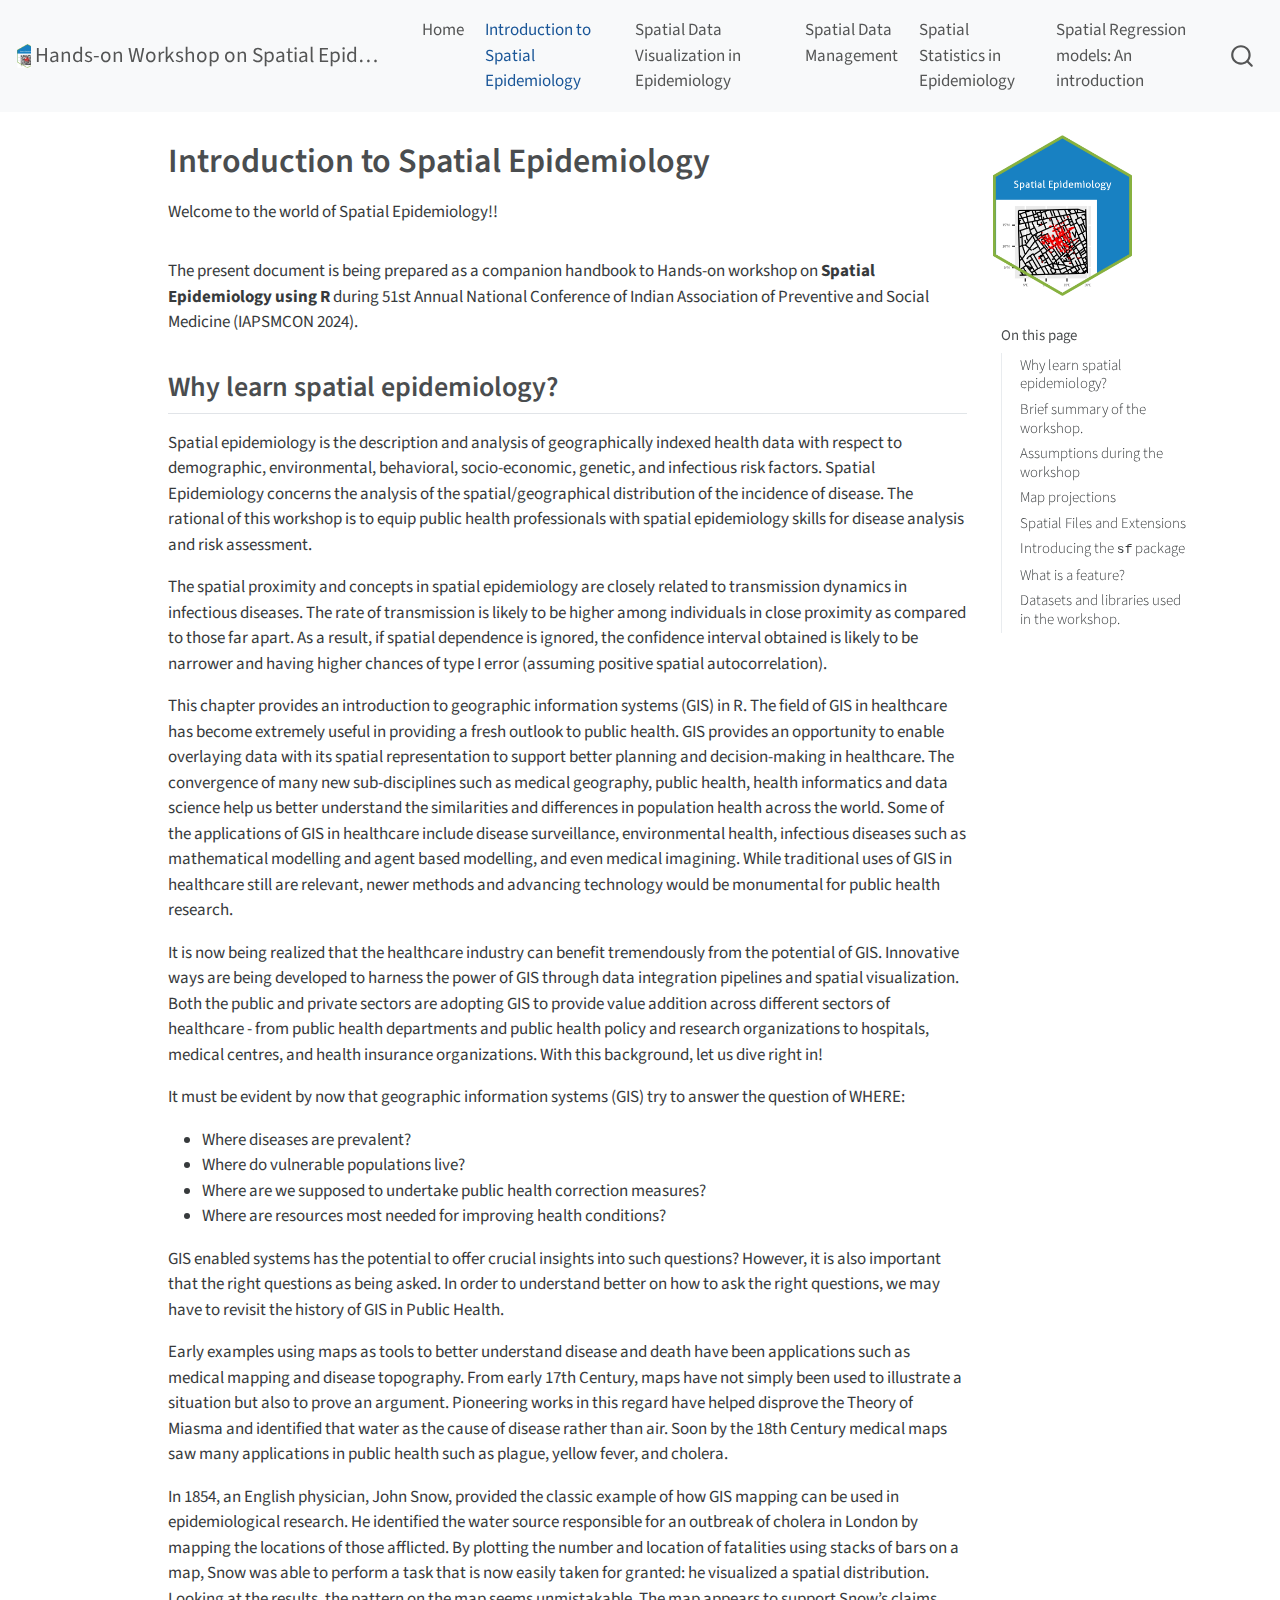
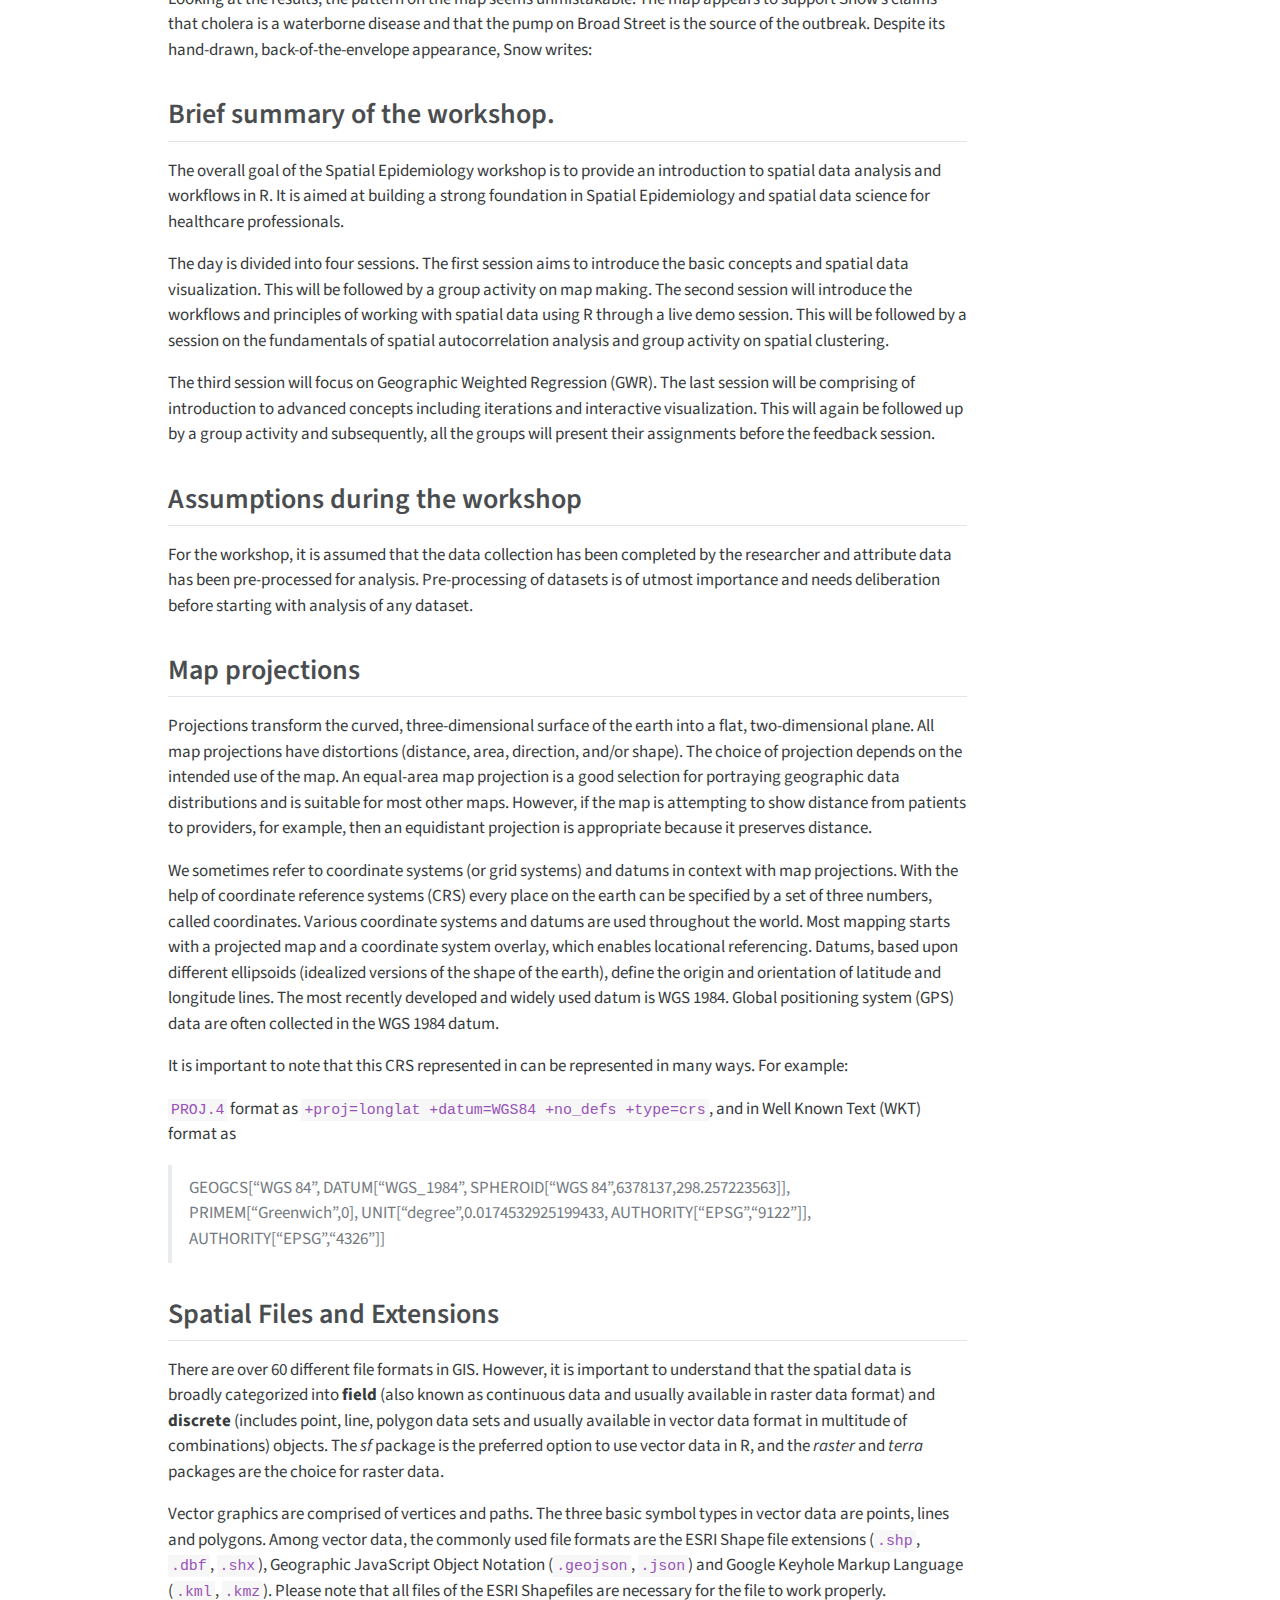
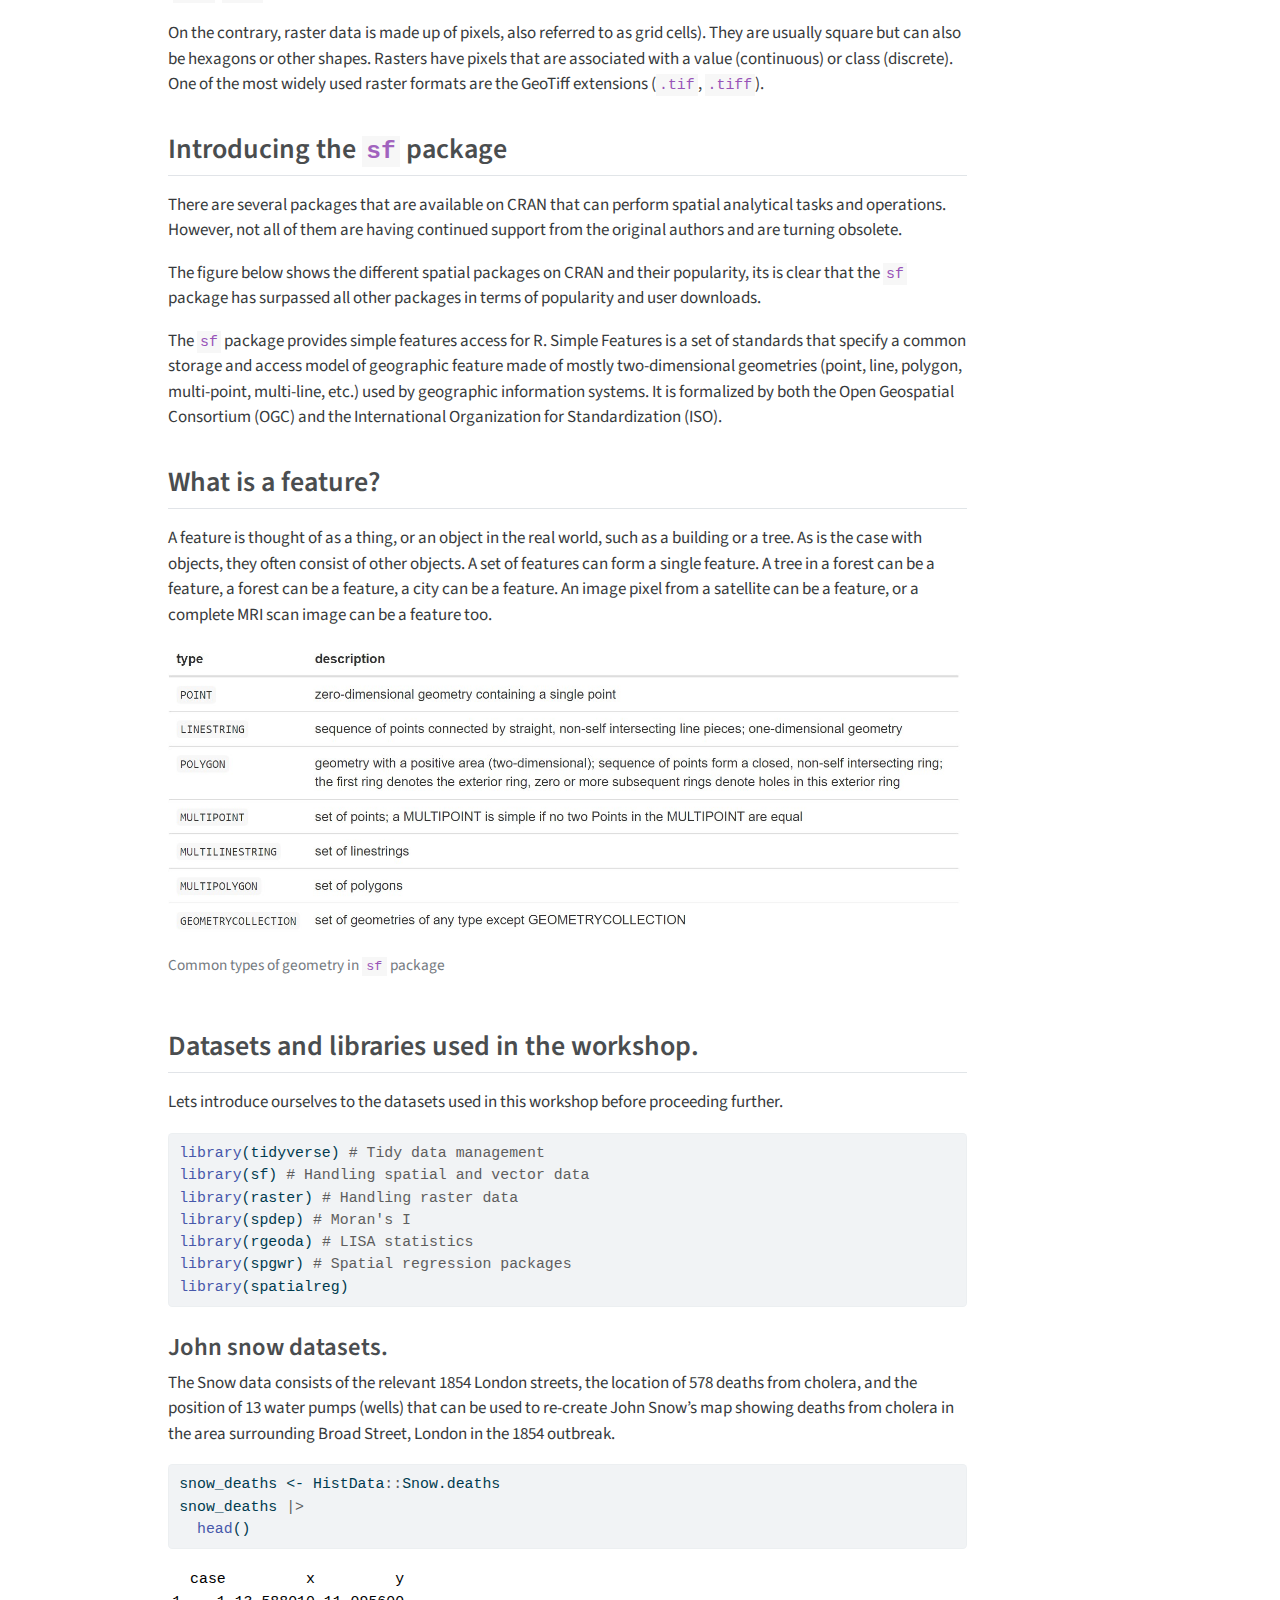
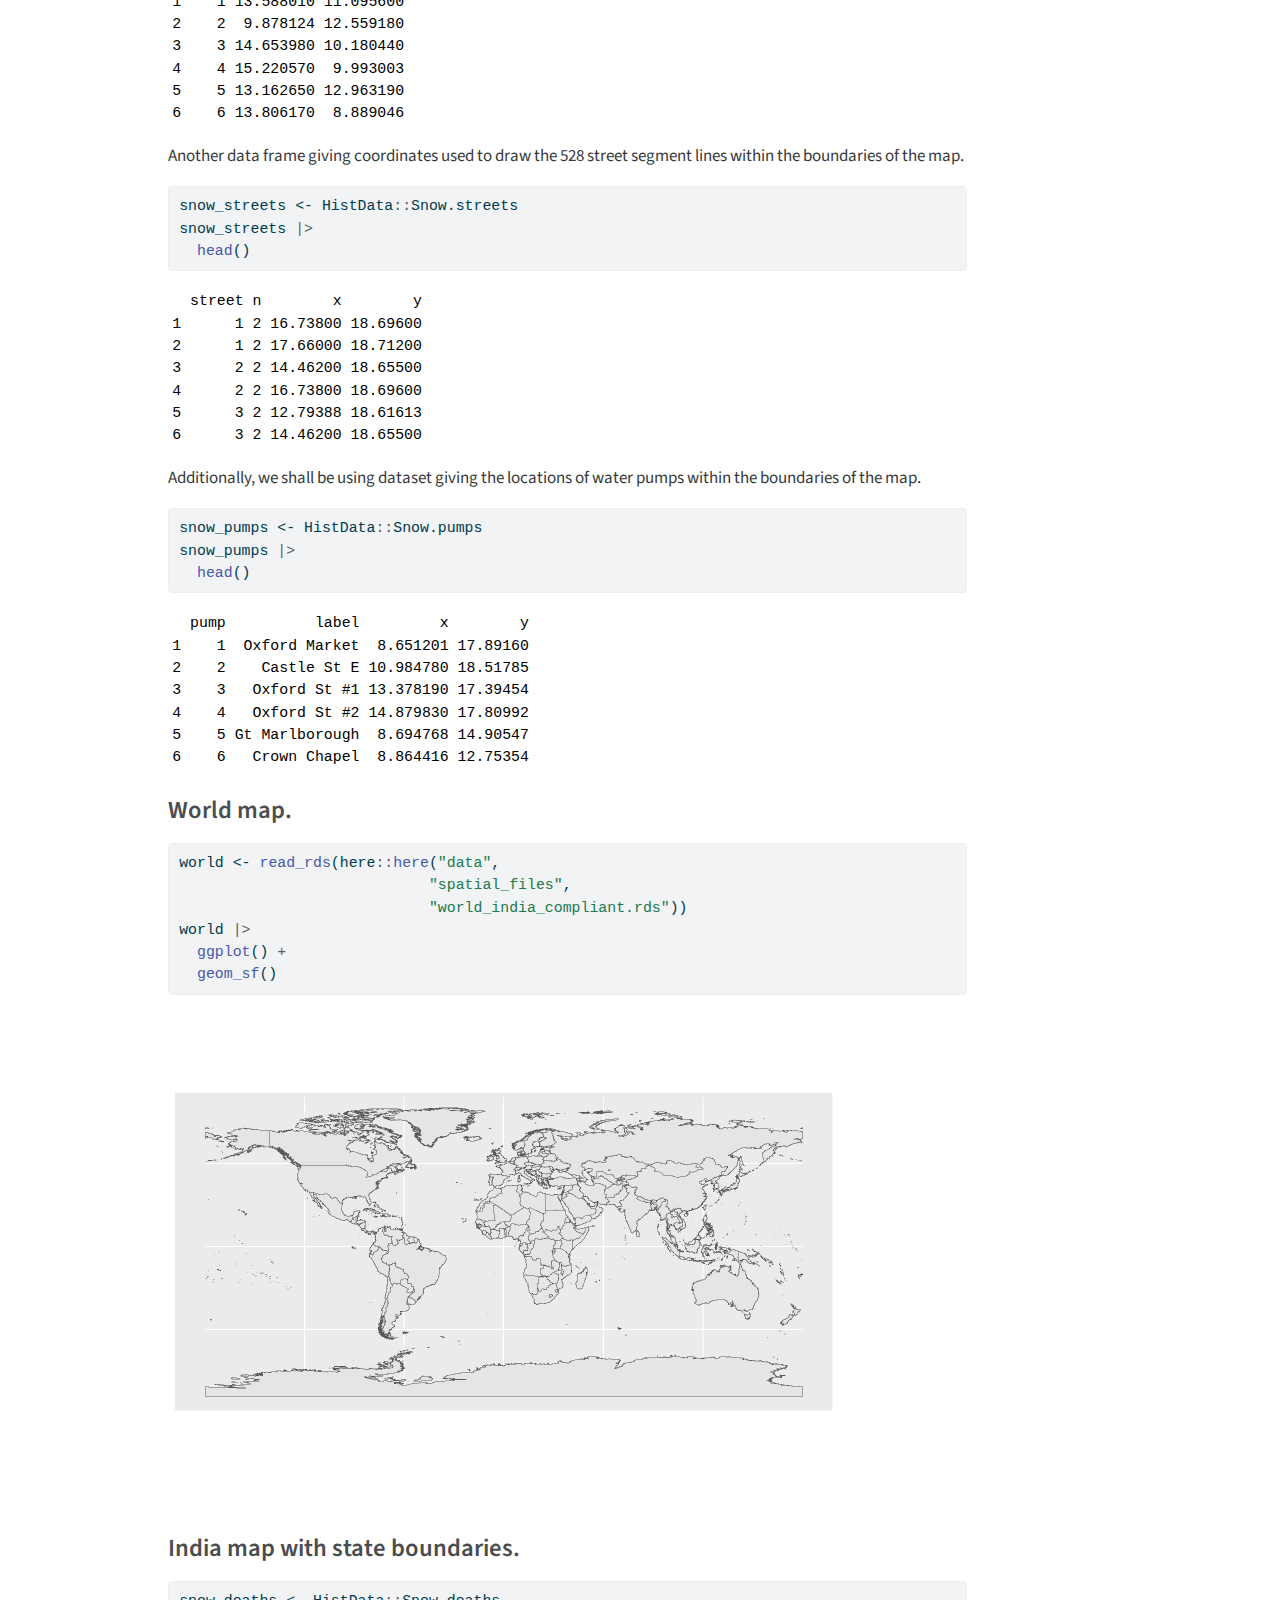
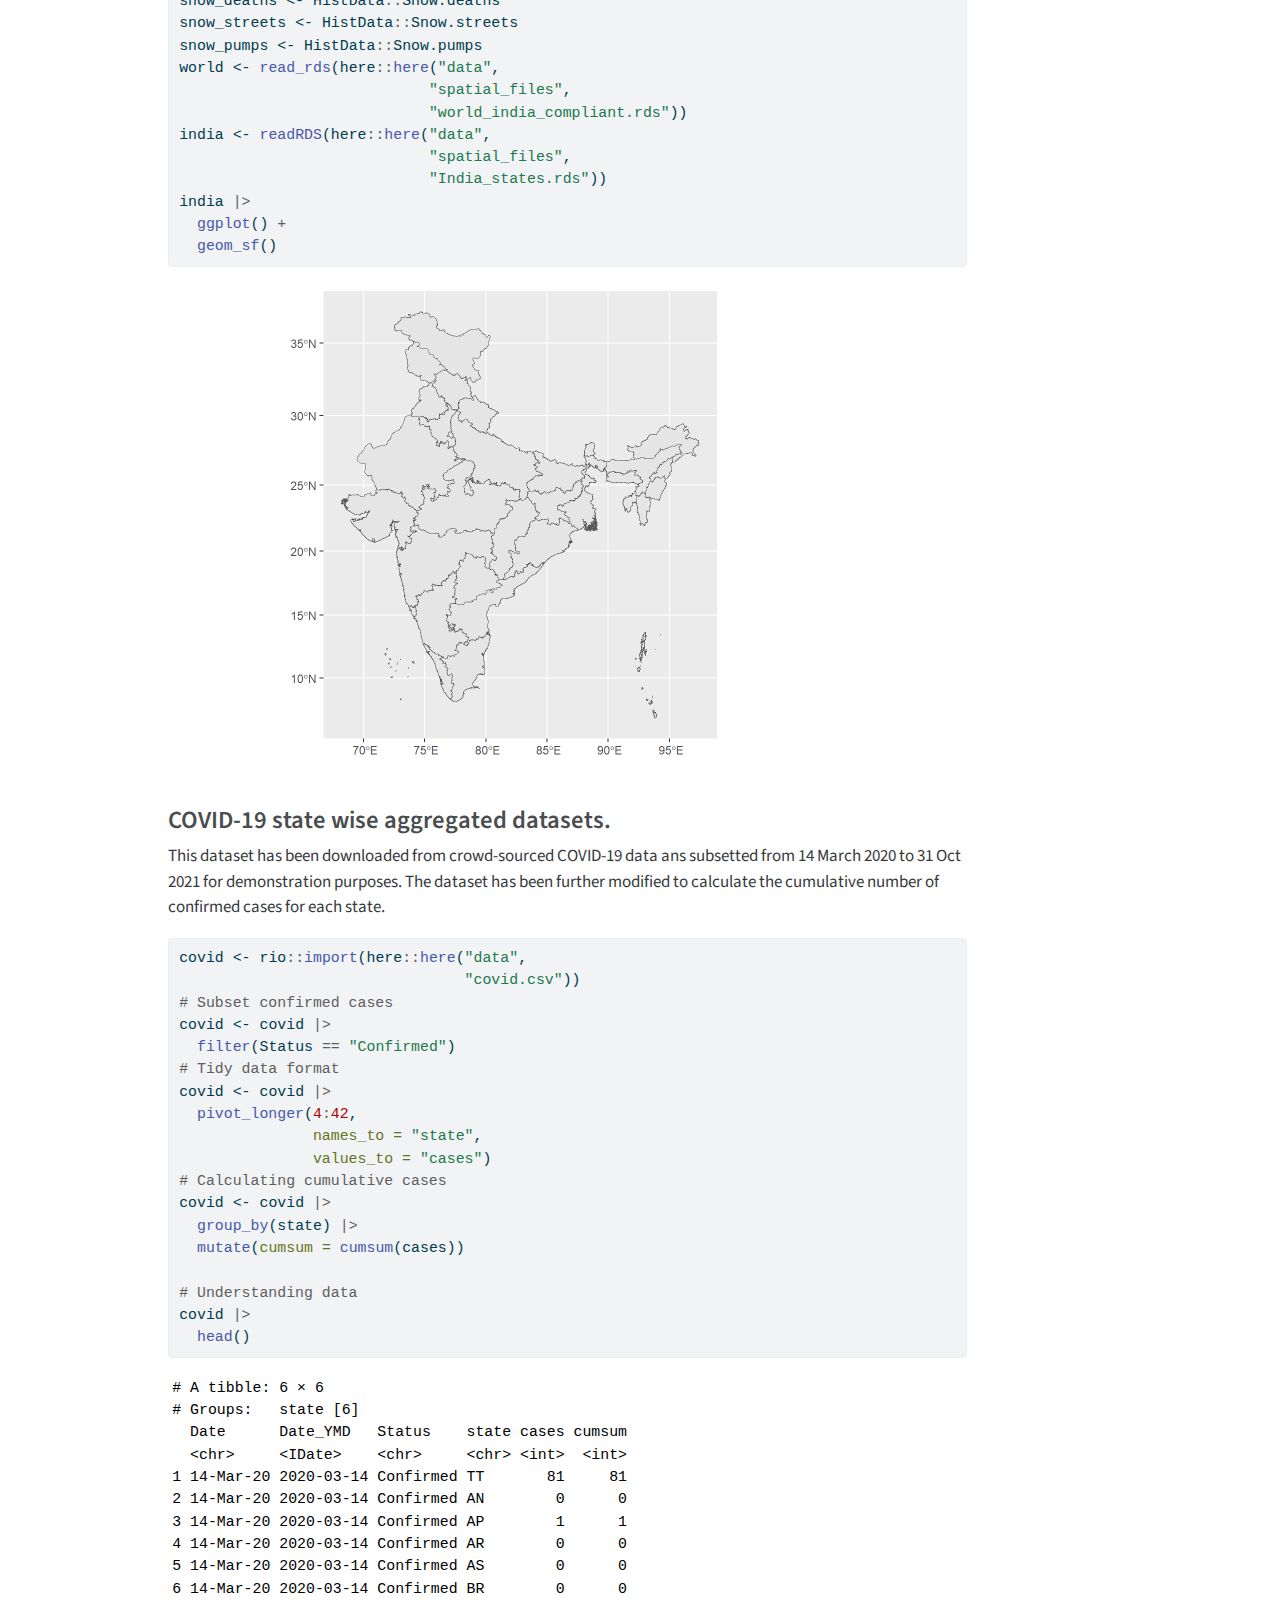
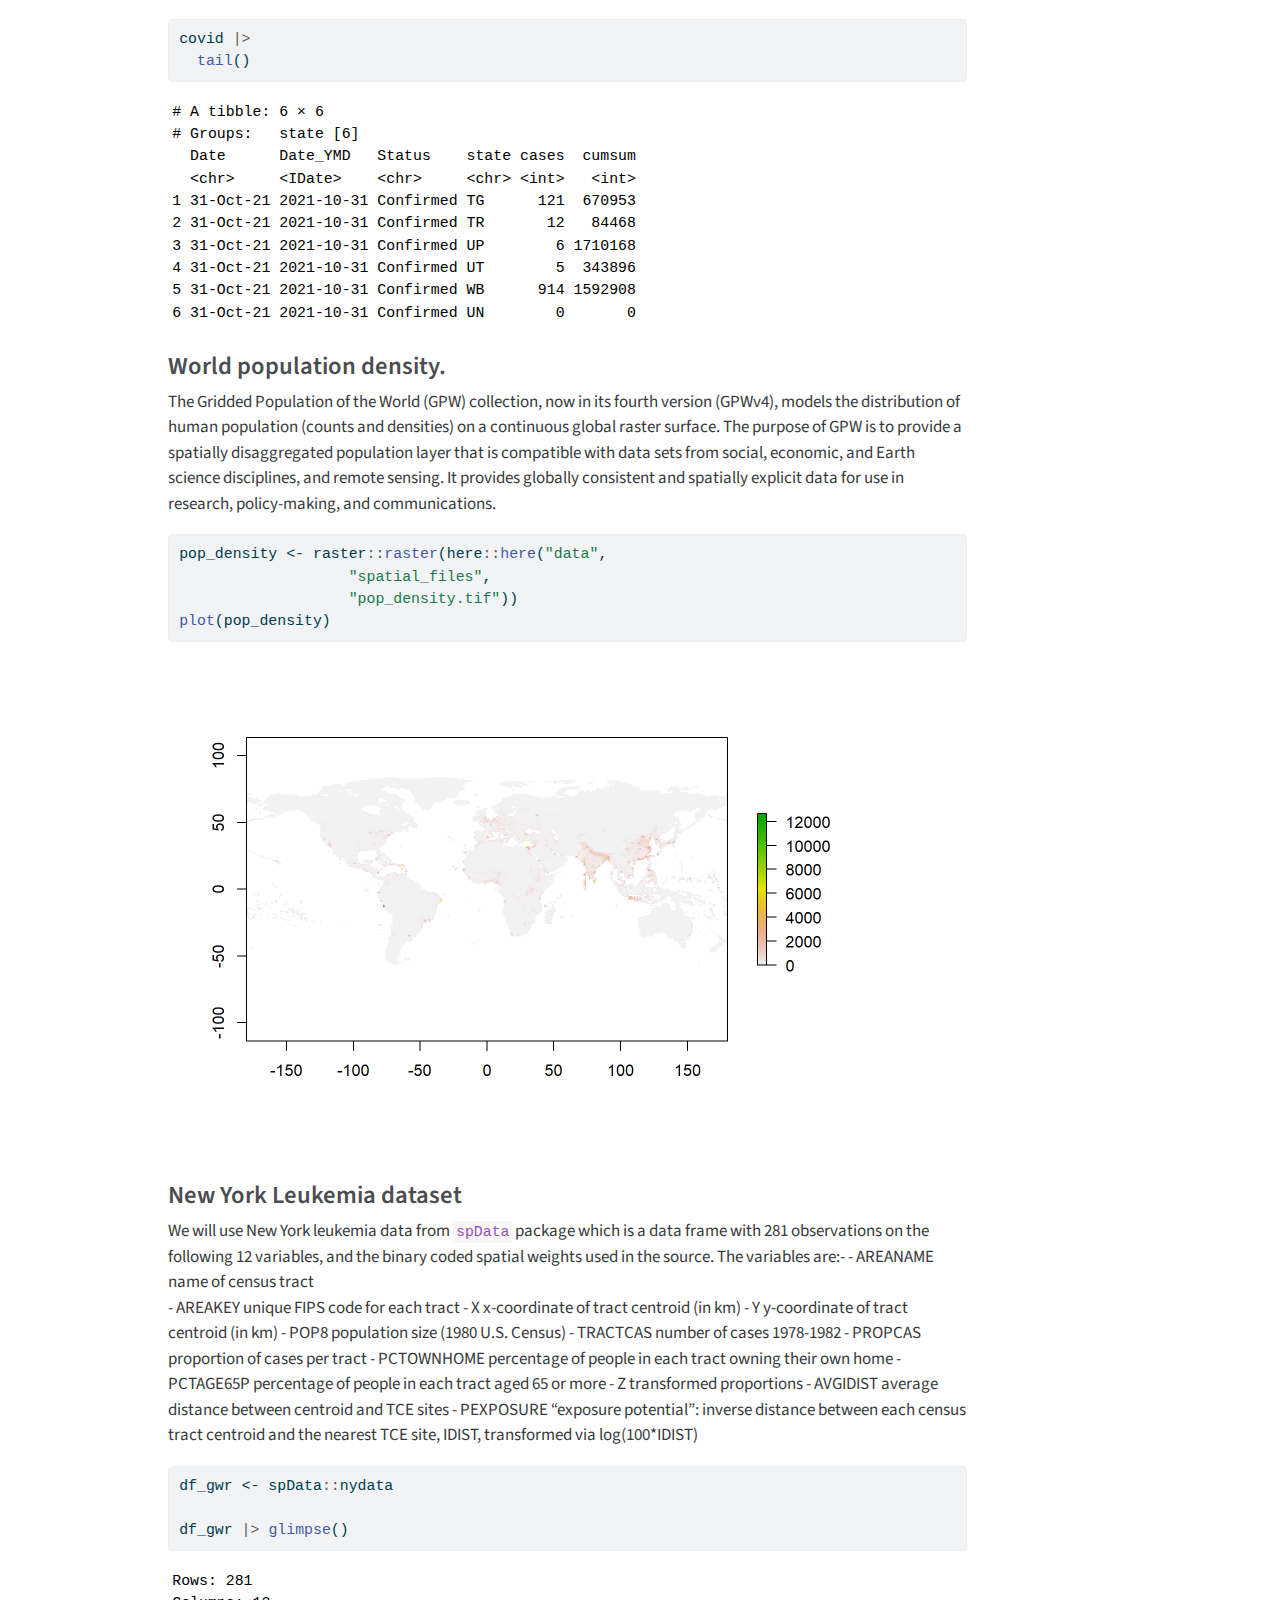
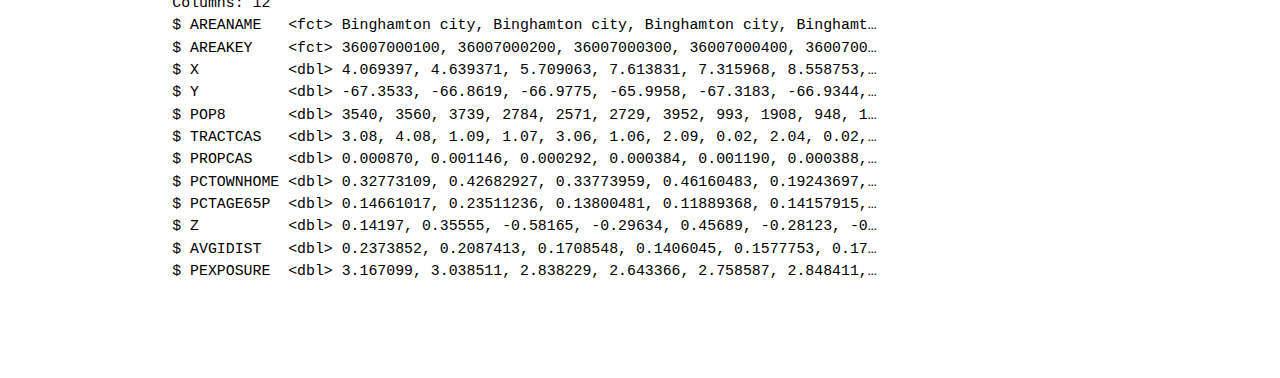
<file: docs/1_intro.html>
<!DOCTYPE html>
<html xmlns="http://www.w3.org/1999/xhtml" lang="en" xml:lang="en"><head>

<meta charset="utf-8">
<meta name="generator" content="quarto-1.3.450">

<meta name="viewport" content="width=device-width, initial-scale=1.0, user-scalable=yes">


<title>Hands-on Workshop on Spatial Epidemiology using R: IPASMCON 2024 - Introduction to Spatial Epidemiology</title>
<style>
code{white-space: pre-wrap;}
span.smallcaps{font-variant: small-caps;}
div.columns{display: flex; gap: min(4vw, 1.5em);}
div.column{flex: auto; overflow-x: auto;}
div.hanging-indent{margin-left: 1.5em; text-indent: -1.5em;}
ul.task-list{list-style: none;}
ul.task-list li input[type="checkbox"] {
  width: 0.8em;
  margin: 0 0.8em 0.2em -1em; /* quarto-specific, see https://github.com/quarto-dev/quarto-cli/issues/4556 */ 
  vertical-align: middle;
}
/* CSS for syntax highlighting */
pre > code.sourceCode { white-space: pre; position: relative; }
pre > code.sourceCode > span { display: inline-block; line-height: 1.25; }
pre > code.sourceCode > span:empty { height: 1.2em; }
.sourceCode { overflow: visible; }
code.sourceCode > span { color: inherit; text-decoration: inherit; }
div.sourceCode { margin: 1em 0; }
pre.sourceCode { margin: 0; }
@media screen {
div.sourceCode { overflow: auto; }
}
@media print {
pre > code.sourceCode { white-space: pre-wrap; }
pre > code.sourceCode > span { text-indent: -5em; padding-left: 5em; }
}
pre.numberSource code
  { counter-reset: source-line 0; }
pre.numberSource code > span
  { position: relative; left: -4em; counter-increment: source-line; }
pre.numberSource code > span > a:first-child::before
  { content: counter(source-line);
    position: relative; left: -1em; text-align: right; vertical-align: baseline;
    border: none; display: inline-block;
    -webkit-touch-callout: none; -webkit-user-select: none;
    -khtml-user-select: none; -moz-user-select: none;
    -ms-user-select: none; user-select: none;
    padding: 0 4px; width: 4em;
  }
pre.numberSource { margin-left: 3em;  padding-left: 4px; }
div.sourceCode
  {   }
@media screen {
pre > code.sourceCode > span > a:first-child::before { text-decoration: underline; }
}
</style>


<script src="site_libs/quarto-nav/quarto-nav.js"></script>
<script src="site_libs/quarto-nav/headroom.min.js"></script>
<script src="site_libs/clipboard/clipboard.min.js"></script>
<script src="site_libs/quarto-search/autocomplete.umd.js"></script>
<script src="site_libs/quarto-search/fuse.min.js"></script>
<script src="site_libs/quarto-search/quarto-search.js"></script>
<meta name="quarto:offset" content="./">
<link href=".//images/nwhda_hex.png" rel="icon" type="image/png">
<script src="site_libs/quarto-html/quarto.js"></script>
<script src="site_libs/quarto-html/popper.min.js"></script>
<script src="site_libs/quarto-html/tippy.umd.min.js"></script>
<script src="site_libs/quarto-html/anchor.min.js"></script>
<link href="site_libs/quarto-html/tippy.css" rel="stylesheet">
<link href="site_libs/quarto-html/quarto-syntax-highlighting.css" rel="stylesheet" id="quarto-text-highlighting-styles">
<script src="site_libs/bootstrap/bootstrap.min.js"></script>
<link href="site_libs/bootstrap/bootstrap-icons.css" rel="stylesheet">
<link href="site_libs/bootstrap/bootstrap.min.css" rel="stylesheet" id="quarto-bootstrap" data-mode="light">
<script id="quarto-search-options" type="application/json">{
  "location": "navbar",
  "copy-button": false,
  "collapse-after": 3,
  "panel-placement": "end",
  "type": "overlay",
  "limit": 20,
  "language": {
    "search-no-results-text": "No results",
    "search-matching-documents-text": "matching documents",
    "search-copy-link-title": "Copy link to search",
    "search-hide-matches-text": "Hide additional matches",
    "search-more-match-text": "more match in this document",
    "search-more-matches-text": "more matches in this document",
    "search-clear-button-title": "Clear",
    "search-detached-cancel-button-title": "Cancel",
    "search-submit-button-title": "Submit",
    "search-label": "Search"
  }
}</script>


<link rel="stylesheet" href="styles.css">
</head>

<body class="nav-fixed">

<div id="quarto-search-results"></div>
  <header id="quarto-header" class="headroom fixed-top">
    <nav class="navbar navbar-expand-lg navbar-dark ">
      <div class="navbar-container container-fluid">
      <div class="navbar-brand-container">
    <a href="./index.html" class="navbar-brand navbar-brand-logo">
    <img src="./images/spatial_hex.png" alt="" class="navbar-logo">
    </a>
    <a class="navbar-brand" href="./index.html">
    <span class="navbar-title">Hands-on Workshop on Spatial Epidemiology using R: IPASMCON 2024</span>
    </a>
  </div>
            <div id="quarto-search" class="" title="Search"></div>
          <button class="navbar-toggler" type="button" data-bs-toggle="collapse" data-bs-target="#navbarCollapse" aria-controls="navbarCollapse" aria-expanded="false" aria-label="Toggle navigation" onclick="if (window.quartoToggleHeadroom) { window.quartoToggleHeadroom(); }">
  <span class="navbar-toggler-icon"></span>
</button>
          <div class="collapse navbar-collapse" id="navbarCollapse">
            <ul class="navbar-nav navbar-nav-scroll me-auto">
  <li class="nav-item">
    <a class="nav-link" href="./index.html" rel="" target="">
 <span class="menu-text">Home</span></a>
  </li>  
  <li class="nav-item">
    <a class="nav-link active" href="./1_intro.html" rel="" target="" aria-current="page">
 <span class="menu-text">Introduction to Spatial Epidemiology</span></a>
  </li>  
  <li class="nav-item">
    <a class="nav-link" href="./2_visualization.html" rel="" target="">
 <span class="menu-text">Spatial Data Visualization in Epidemiology</span></a>
  </li>  
  <li class="nav-item">
    <a class="nav-link" href="./3_data_mgmt.html" rel="" target="">
 <span class="menu-text">Spatial Data Management</span></a>
  </li>  
  <li class="nav-item">
    <a class="nav-link" href="./4_spatial_stats.html" rel="" target="">
 <span class="menu-text">Spatial Statistics in Epidemiology</span></a>
  </li>  
  <li class="nav-item">
    <a class="nav-link" href="./5_gwr.html" rel="" target="">
 <span class="menu-text">Spatial Regression models: An introduction</span></a>
  </li>  
</ul>
            <div class="quarto-navbar-tools ms-auto">
</div>
          </div> <!-- /navcollapse -->
      </div> <!-- /container-fluid -->
    </nav>
</header>
<!-- content -->
<div id="quarto-content" class="quarto-container page-columns page-rows-contents page-layout-article page-navbar">
<!-- sidebar -->
<!-- margin-sidebar -->
    <div id="quarto-margin-sidebar" class="sidebar margin-sidebar"><div class="quarto-margin-header"><div class="margin-header-item">
<p><img src=".\images/spatial_hex.png" class="img-fluid" style="width:65.0%"></p>
</div></div>
        <nav id="TOC" role="doc-toc" class="toc-active">
    <h2 id="toc-title">On this page</h2>
   
  <ul>
  <li><a href="#section" id="toc-section" class="nav-link active" data-scroll-target="#section"></a>
  <ul class="collapse">
  <li><a href="#why-learn-spatial-epidemiology" id="toc-why-learn-spatial-epidemiology" class="nav-link" data-scroll-target="#why-learn-spatial-epidemiology">Why learn spatial epidemiology?</a></li>
  <li><a href="#brief-summary-of-the-workshop." id="toc-brief-summary-of-the-workshop." class="nav-link" data-scroll-target="#brief-summary-of-the-workshop.">Brief summary of the workshop.</a></li>
  <li><a href="#assumptions-during-the-workshop" id="toc-assumptions-during-the-workshop" class="nav-link" data-scroll-target="#assumptions-during-the-workshop">Assumptions during the workshop</a></li>
  <li><a href="#map-projections" id="toc-map-projections" class="nav-link" data-scroll-target="#map-projections">Map projections</a></li>
  <li><a href="#spatial-files-and-extensions" id="toc-spatial-files-and-extensions" class="nav-link" data-scroll-target="#spatial-files-and-extensions">Spatial Files and Extensions</a></li>
  <li><a href="#introducing-the-sf-package" id="toc-introducing-the-sf-package" class="nav-link" data-scroll-target="#introducing-the-sf-package">Introducing the <code>sf</code> package</a></li>
  <li><a href="#what-is-a-feature" id="toc-what-is-a-feature" class="nav-link" data-scroll-target="#what-is-a-feature">What is a feature?</a></li>
  <li><a href="#datasets-and-libraries-used-in-the-workshop." id="toc-datasets-and-libraries-used-in-the-workshop." class="nav-link" data-scroll-target="#datasets-and-libraries-used-in-the-workshop.">Datasets and libraries used in the workshop.</a>
  <ul class="collapse">
  <li><a href="#john-snow-datasets." id="toc-john-snow-datasets." class="nav-link" data-scroll-target="#john-snow-datasets.">John snow datasets.</a></li>
  <li><a href="#world-map." id="toc-world-map." class="nav-link" data-scroll-target="#world-map.">World map.</a></li>
  <li><a href="#india-map-with-state-boundaries." id="toc-india-map-with-state-boundaries." class="nav-link" data-scroll-target="#india-map-with-state-boundaries.">India map with state boundaries.</a></li>
  <li><a href="#covid-19-state-wise-aggregated-datasets." id="toc-covid-19-state-wise-aggregated-datasets." class="nav-link" data-scroll-target="#covid-19-state-wise-aggregated-datasets.">COVID-19 state wise aggregated datasets.</a></li>
  <li><a href="#world-population-density." id="toc-world-population-density." class="nav-link" data-scroll-target="#world-population-density.">World population density.</a></li>
  <li><a href="#new-york-leukemia-dataset" id="toc-new-york-leukemia-dataset" class="nav-link" data-scroll-target="#new-york-leukemia-dataset">New York Leukemia dataset</a></li>
  </ul></li>
  </ul></li>
  </ul>
</nav>
    </div>
<!-- main -->
<main class="content" id="quarto-document-content">

<header id="title-block-header" class="quarto-title-block default">
<div class="quarto-title">
<h1 class="title">Introduction to Spatial Epidemiology</h1>
</div>



<div class="quarto-title-meta">

    
  
    
  </div>
  

</header>
<p>Welcome to the world of Spatial Epidemiology!!</p>
<section id="section" class="level1">
<h1></h1>
<p>The present document is being prepared as a companion handbook to Hands-on workshop on <strong>Spatial Epidemiology using R</strong> during 51st Annual National Conference of Indian Association of Preventive and Social Medicine (IAPSMCON 2024).</p>
<section id="why-learn-spatial-epidemiology" class="level2">
<h2 class="anchored" data-anchor-id="why-learn-spatial-epidemiology">Why learn spatial epidemiology?</h2>
<p>Spatial epidemiology is the description and analysis of geographically indexed health data with respect to demographic, environmental, behavioral, socio-economic, genetic, and infectious risk factors. Spatial Epidemiology concerns the analysis of the spatial/geographical distribution of the incidence of disease. The rational of this workshop is to equip public health professionals with spatial epidemiology skills for disease analysis and risk assessment.</p>
<p>The spatial proximity and concepts in spatial epidemiology are closely related to transmission dynamics in infectious diseases. The rate of transmission is likely to be higher among individuals in close proximity as compared to those far apart. As a result, if spatial dependence is ignored, the confidence interval obtained is likely to be narrower and having higher chances of type I error (assuming positive spatial autocorrelation).</p>
<p>This chapter provides an introduction to geographic information systems (GIS) in R. The field of GIS in healthcare has become extremely useful in providing a fresh outlook to public health. GIS provides an opportunity to enable overlaying data with its spatial representation to support better planning and decision-making in healthcare. The convergence of many new sub-disciplines such as medical geography, public health, health informatics and data science help us better understand the similarities and differences in population health across the world. Some of the applications of GIS in healthcare include disease surveillance, environmental health, infectious diseases such as mathematical modelling and agent based modelling, and even medical imagining. While traditional uses of GIS in healthcare still are relevant, newer methods and advancing technology would be monumental for public health research.</p>
<p>It is now being realized that the healthcare industry can benefit tremendously from the potential of GIS. Innovative ways are being developed to harness the power of GIS through data integration pipelines and spatial visualization. Both the public and private sectors are adopting GIS to provide value addition across different sectors of healthcare - from public health departments and public health policy and research organizations to hospitals, medical centres, and health insurance organizations. With this background, let us dive right in!</p>
<p>It must be evident by now that geographic information systems (GIS) try to answer the question of WHERE:</p>
<ul>
<li>Where diseases are prevalent?</li>
<li>Where do vulnerable populations live?</li>
<li>Where are we supposed to undertake public health correction measures?</li>
<li>Where are resources most needed for improving health conditions?</li>
</ul>
<p>GIS enabled systems has the potential to offer crucial insights into such questions? However, it is also important that the right questions as being asked. In order to understand better on how to ask the right questions, we may have to revisit the history of GIS in Public Health.</p>
<p>Early examples using maps as tools to better understand disease and death have been applications such as medical mapping and disease topography. From early 17th Century, maps have not simply been used to illustrate a situation but also to prove an argument. Pioneering works in this regard have helped disprove the Theory of Miasma and identified that water as the cause of disease rather than air. Soon by the 18th Century medical maps saw many applications in public health such as plague, yellow fever, and cholera.</p>
<p>In 1854, an English physician, John Snow, provided the classic example of how GIS mapping can be used in epidemiological research. He identified the water source responsible for an outbreak of cholera in London by mapping the locations of those afflicted. By plotting the number and location of fatalities using stacks of bars on a map, Snow was able to perform a task that is now easily taken for granted: he visualized a spatial distribution. Looking at the results, the pattern on the map seems unmistakable. The map appears to support Snow’s claims that cholera is a waterborne disease and that the pump on Broad Street is the source of the outbreak. Despite its hand-drawn, back-of-the-envelope appearance, Snow writes:</p>
</section>
<section id="brief-summary-of-the-workshop." class="level2">
<h2 class="anchored" data-anchor-id="brief-summary-of-the-workshop.">Brief summary of the workshop.</h2>
<p>The overall goal of the Spatial Epidemiology workshop is to provide an introduction to spatial data analysis and workflows in R. It is aimed at building a strong foundation in Spatial Epidemiology and spatial data science for healthcare professionals.</p>
<p>The day is divided into four sessions. The first session aims to introduce the basic concepts and spatial data visualization. This will be followed by a group activity on map making. The second session will introduce the workflows and principles of working with spatial data using R through a live demo session. This will be followed by a session on the fundamentals of spatial autocorrelation analysis and group activity on spatial clustering.</p>
<p>The third session will focus on Geographic Weighted Regression (GWR). The last session will be comprising of introduction to advanced concepts including iterations and interactive visualization. This will again be followed up by a group activity and subsequently, all the groups will present their assignments before the feedback session.</p>
</section>
<section id="assumptions-during-the-workshop" class="level2">
<h2 class="anchored" data-anchor-id="assumptions-during-the-workshop">Assumptions during the workshop</h2>
<p>For the workshop, it is assumed that the data collection has been completed by the researcher and attribute data has been pre-processed for analysis. Pre-processing of datasets is of utmost importance and needs deliberation before starting with analysis of any dataset.</p>
</section>
<section id="map-projections" class="level2">
<h2 class="anchored" data-anchor-id="map-projections">Map projections</h2>
<p>Projections transform the curved, three-dimensional surface of the earth into a flat, two-dimensional plane. All map projections have distortions (distance, area, direction, and/or shape). The choice of projection depends on the intended use of the map. An equal-area map projection is a good selection for portraying geographic data distributions and is suitable for most other maps. However, if the map is attempting to show distance from patients to providers, for example, then an equidistant projection is appropriate because it preserves distance.</p>
<p>We sometimes refer to coordinate systems (or grid systems) and datums in context with map projections. With the help of coordinate reference systems (CRS) every place on the earth can be specified by a set of three numbers, called coordinates. Various coordinate systems and datums are used throughout the world. Most mapping starts with a projected map and a coordinate system overlay, which enables locational referencing. Datums, based upon different ellipsoids (idealized versions of the shape of the earth), define the origin and orientation of latitude and longitude lines. The most recently developed and widely used datum is WGS 1984. Global positioning system (GPS) data are often collected in the WGS 1984 datum.</p>
<p>It is important to note that this CRS represented in can be represented in many ways. For example:</p>
<p><code>PROJ.4</code> format as <code>+proj=longlat +datum=WGS84 +no_defs +type=crs</code>, and in Well Known Text (WKT) format as</p>
<blockquote class="blockquote">
<p>GEOGCS[“WGS 84”, DATUM[“WGS_1984”, SPHEROID[“WGS 84”,6378137,298.257223563]], PRIMEM[“Greenwich”,0], UNIT[“degree”,0.0174532925199433, AUTHORITY[“EPSG”,“9122”]], AUTHORITY[“EPSG”,“4326”]]</p>
</blockquote>
</section>
<section id="spatial-files-and-extensions" class="level2">
<h2 class="anchored" data-anchor-id="spatial-files-and-extensions">Spatial Files and Extensions</h2>
<p>There are over 60 different file formats in GIS. However, it is important to understand that the spatial data is broadly categorized into <strong>field</strong> (also known as continuous data and usually available in raster data format) and <strong>discrete</strong> (includes point, line, polygon data sets and usually available in vector data format in multitude of combinations) objects. The <em>sf</em> package is the preferred option to use vector data in R, and the <em>raster</em> and <em>terra</em> packages are the choice for raster data.</p>
<p>Vector graphics are comprised of vertices and paths. The three basic symbol types in vector data are points, lines and polygons. Among vector data, the commonly used file formats are the ESRI Shape file extensions (<code>.shp</code>, <code>.dbf</code>, <code>.shx</code>), Geographic JavaScript Object Notation (<code>.geojson</code>, <code>.json</code>) and Google Keyhole Markup Language (<code>.kml</code>, <code>.kmz</code>). Please note that all files of the ESRI Shapefiles are necessary for the file to work properly.</p>
<p>On the contrary, raster data is made up of pixels, also referred to as grid cells). They are usually square but can also be hexagons or other shapes. Rasters have pixels that are associated with a value (continuous) or class (discrete). One of the most widely used raster formats are the GeoTiff extensions (<code>.tif</code>, <code>.tiff</code>).</p>
</section>
<section id="introducing-the-sf-package" class="level2">
<h2 class="anchored" data-anchor-id="introducing-the-sf-package">Introducing the <code>sf</code> package</h2>
<p>There are several packages that are available on CRAN that can perform spatial analytical tasks and operations. However, not all of them are having continued support from the original authors and are turning obsolete.</p>
<p>The figure below shows the different spatial packages on CRAN and their popularity, its is clear that the <code>sf</code> package has surpassed all other packages in terms of popularity and user downloads.</p>
<p>The <code>sf</code> package provides simple features access for R. Simple Features is a set of standards that specify a common storage and access model of geographic feature made of mostly two-dimensional geometries (point, line, polygon, multi-point, multi-line, etc.) used by geographic information systems. It is formalized by both the Open Geospatial Consortium (OGC) and the International Organization for Standardization (ISO).</p>
</section>
<section id="what-is-a-feature" class="level2">
<h2 class="anchored" data-anchor-id="what-is-a-feature">What is a feature?</h2>
<p>A feature is thought of as a thing, or an object in the real world, such as a building or a tree. As is the case with objects, they often consist of other objects. A set of features can form a single feature. A tree in a forest can be a feature, a forest can be a feature, a city can be a feature. An image pixel from a satellite can be a feature, or a complete MRI scan image can be a feature too.</p>
<div class="cell" data-layout-align="center" data-fig.fullwidth="true" data-hash="1_intro_cache/html/unnamed-chunk-1_11708ad7eaef13b620d39908b6aecf28">
<div class="cell-output-display">
<div class="quarto-figure quarto-figure-center">
<figure class="figure">
<p><img src="images/sf_geometry_types.jpg" class="img-fluid figure-img" style="width:100.0%"></p>
<figcaption class="figure-caption">Common types of geometry in <code>sf</code> package</figcaption>
</figure>
</div>
</div>
</div>
<div style="page-break-after: always;"></div>
</section>
<section id="datasets-and-libraries-used-in-the-workshop." class="level2">
<h2 class="anchored" data-anchor-id="datasets-and-libraries-used-in-the-workshop.">Datasets and libraries used in the workshop.</h2>
<p>Lets introduce ourselves to the datasets used in this workshop before proceeding further.</p>
<div class="cell" data-hash="1_intro_cache/html/unnamed-chunk-2_2e8fa73c3d93a1e1d4b4a9ff43912e86">
<div class="sourceCode cell-code" id="cb1"><pre class="sourceCode r code-with-copy"><code class="sourceCode r"><span id="cb1-1"><a href="#cb1-1" aria-hidden="true" tabindex="-1"></a><span class="fu">library</span>(tidyverse) <span class="co"># Tidy data management</span></span>
<span id="cb1-2"><a href="#cb1-2" aria-hidden="true" tabindex="-1"></a><span class="fu">library</span>(sf) <span class="co"># Handling spatial and vector data</span></span>
<span id="cb1-3"><a href="#cb1-3" aria-hidden="true" tabindex="-1"></a><span class="fu">library</span>(raster) <span class="co"># Handling raster data</span></span>
<span id="cb1-4"><a href="#cb1-4" aria-hidden="true" tabindex="-1"></a><span class="fu">library</span>(spdep) <span class="co"># Moran's I</span></span>
<span id="cb1-5"><a href="#cb1-5" aria-hidden="true" tabindex="-1"></a><span class="fu">library</span>(rgeoda) <span class="co"># LISA statistics</span></span>
<span id="cb1-6"><a href="#cb1-6" aria-hidden="true" tabindex="-1"></a><span class="fu">library</span>(spgwr) <span class="co"># Spatial regression packages</span></span>
<span id="cb1-7"><a href="#cb1-7" aria-hidden="true" tabindex="-1"></a><span class="fu">library</span>(spatialreg)</span></code><button title="Copy to Clipboard" class="code-copy-button"><i class="bi"></i></button></pre></div>
</div>
<section id="john-snow-datasets." class="level3">
<h3 class="anchored" data-anchor-id="john-snow-datasets.">John snow datasets.</h3>
<p>The Snow data consists of the relevant 1854 London streets, the location of 578 deaths from cholera, and the position of 13 water pumps (wells) that can be used to re-create John Snow’s map showing deaths from cholera in the area surrounding Broad Street, London in the 1854 outbreak.</p>
<div class="cell" data-hash="1_intro_cache/html/unnamed-chunk-3_c7e5e41bb56e6e38f38bf3e217376cad">
<div class="sourceCode cell-code" id="cb2"><pre class="sourceCode r code-with-copy"><code class="sourceCode r"><span id="cb2-1"><a href="#cb2-1" aria-hidden="true" tabindex="-1"></a>snow_deaths <span class="ot">&lt;-</span> HistData<span class="sc">::</span>Snow.deaths</span>
<span id="cb2-2"><a href="#cb2-2" aria-hidden="true" tabindex="-1"></a>snow_deaths <span class="sc">|&gt;</span> </span>
<span id="cb2-3"><a href="#cb2-3" aria-hidden="true" tabindex="-1"></a>  <span class="fu">head</span>()</span></code><button title="Copy to Clipboard" class="code-copy-button"><i class="bi"></i></button></pre></div>
<div class="cell-output cell-output-stdout">
<pre><code>  case         x         y
1    1 13.588010 11.095600
2    2  9.878124 12.559180
3    3 14.653980 10.180440
4    4 15.220570  9.993003
5    5 13.162650 12.963190
6    6 13.806170  8.889046</code></pre>
</div>
</div>
<p>Another data frame giving coordinates used to draw the 528 street segment lines within the boundaries of the map.</p>
<div class="cell" data-hash="1_intro_cache/html/unnamed-chunk-4_d65f0158f484fbc0ee07ee6fad6f901d">
<div class="sourceCode cell-code" id="cb4"><pre class="sourceCode r code-with-copy"><code class="sourceCode r"><span id="cb4-1"><a href="#cb4-1" aria-hidden="true" tabindex="-1"></a>snow_streets <span class="ot">&lt;-</span> HistData<span class="sc">::</span>Snow.streets</span>
<span id="cb4-2"><a href="#cb4-2" aria-hidden="true" tabindex="-1"></a>snow_streets <span class="sc">|&gt;</span> </span>
<span id="cb4-3"><a href="#cb4-3" aria-hidden="true" tabindex="-1"></a>  <span class="fu">head</span>()</span></code><button title="Copy to Clipboard" class="code-copy-button"><i class="bi"></i></button></pre></div>
<div class="cell-output cell-output-stdout">
<pre><code>  street n        x        y
1      1 2 16.73800 18.69600
2      1 2 17.66000 18.71200
3      2 2 14.46200 18.65500
4      2 2 16.73800 18.69600
5      3 2 12.79388 18.61613
6      3 2 14.46200 18.65500</code></pre>
</div>
</div>
<p>Additionally, we shall be using dataset giving the locations of water pumps within the boundaries of the map.</p>
<div class="cell" data-hash="1_intro_cache/html/unnamed-chunk-5_66a64439ee85f321adba1343d1ddf3e2">
<div class="sourceCode cell-code" id="cb6"><pre class="sourceCode r code-with-copy"><code class="sourceCode r"><span id="cb6-1"><a href="#cb6-1" aria-hidden="true" tabindex="-1"></a>snow_pumps <span class="ot">&lt;-</span> HistData<span class="sc">::</span>Snow.pumps</span>
<span id="cb6-2"><a href="#cb6-2" aria-hidden="true" tabindex="-1"></a>snow_pumps <span class="sc">|&gt;</span> </span>
<span id="cb6-3"><a href="#cb6-3" aria-hidden="true" tabindex="-1"></a>  <span class="fu">head</span>()</span></code><button title="Copy to Clipboard" class="code-copy-button"><i class="bi"></i></button></pre></div>
<div class="cell-output cell-output-stdout">
<pre><code>  pump          label         x        y
1    1  Oxford Market  8.651201 17.89160
2    2    Castle St E 10.984780 18.51785
3    3   Oxford St #1 13.378190 17.39454
4    4   Oxford St #2 14.879830 17.80992
5    5 Gt Marlborough  8.694768 14.90547
6    6   Crown Chapel  8.864416 12.75354</code></pre>
</div>
</div>
<div style="page-break-after: always;"></div>
</section>
<section id="world-map." class="level3">
<h3 class="anchored" data-anchor-id="world-map.">World map.</h3>
<div class="cell" data-hash="1_intro_cache/html/unnamed-chunk-6_5f61130a4ffe40e0623debeed1c3a8fe">
<div class="sourceCode cell-code" id="cb8"><pre class="sourceCode r code-with-copy"><code class="sourceCode r"><span id="cb8-1"><a href="#cb8-1" aria-hidden="true" tabindex="-1"></a>world <span class="ot">&lt;-</span> <span class="fu">read_rds</span>(here<span class="sc">::</span><span class="fu">here</span>(<span class="st">"data"</span>,</span>
<span id="cb8-2"><a href="#cb8-2" aria-hidden="true" tabindex="-1"></a>                            <span class="st">"spatial_files"</span>, </span>
<span id="cb8-3"><a href="#cb8-3" aria-hidden="true" tabindex="-1"></a>                            <span class="st">"world_india_compliant.rds"</span>))</span>
<span id="cb8-4"><a href="#cb8-4" aria-hidden="true" tabindex="-1"></a>world <span class="sc">|&gt;</span> </span>
<span id="cb8-5"><a href="#cb8-5" aria-hidden="true" tabindex="-1"></a>  <span class="fu">ggplot</span>() <span class="sc">+</span></span>
<span id="cb8-6"><a href="#cb8-6" aria-hidden="true" tabindex="-1"></a>  <span class="fu">geom_sf</span>()</span></code><button title="Copy to Clipboard" class="code-copy-button"><i class="bi"></i></button></pre></div>
<div class="cell-output-display">
<p><img src="1_intro_files/figure-html/unnamed-chunk-6-1.png" class="img-fluid" width="672"></p>
</div>
</div>
<div style="page-break-after: always;"></div>
</section>
<section id="india-map-with-state-boundaries." class="level3">
<h3 class="anchored" data-anchor-id="india-map-with-state-boundaries.">India map with state boundaries.</h3>
<div class="cell" data-hash="1_intro_cache/html/unnamed-chunk-7_790189161344cb1419a49f7594cba70d">
<div class="sourceCode cell-code" id="cb9"><pre class="sourceCode r code-with-copy"><code class="sourceCode r"><span id="cb9-1"><a href="#cb9-1" aria-hidden="true" tabindex="-1"></a>snow_deaths <span class="ot">&lt;-</span> HistData<span class="sc">::</span>Snow.deaths</span>
<span id="cb9-2"><a href="#cb9-2" aria-hidden="true" tabindex="-1"></a>snow_streets <span class="ot">&lt;-</span> HistData<span class="sc">::</span>Snow.streets</span>
<span id="cb9-3"><a href="#cb9-3" aria-hidden="true" tabindex="-1"></a>snow_pumps <span class="ot">&lt;-</span> HistData<span class="sc">::</span>Snow.pumps</span>
<span id="cb9-4"><a href="#cb9-4" aria-hidden="true" tabindex="-1"></a>world <span class="ot">&lt;-</span> <span class="fu">read_rds</span>(here<span class="sc">::</span><span class="fu">here</span>(<span class="st">"data"</span>,</span>
<span id="cb9-5"><a href="#cb9-5" aria-hidden="true" tabindex="-1"></a>                            <span class="st">"spatial_files"</span>, </span>
<span id="cb9-6"><a href="#cb9-6" aria-hidden="true" tabindex="-1"></a>                            <span class="st">"world_india_compliant.rds"</span>))</span>
<span id="cb9-7"><a href="#cb9-7" aria-hidden="true" tabindex="-1"></a>india <span class="ot">&lt;-</span> <span class="fu">readRDS</span>(here<span class="sc">::</span><span class="fu">here</span>(<span class="st">"data"</span>,</span>
<span id="cb9-8"><a href="#cb9-8" aria-hidden="true" tabindex="-1"></a>                            <span class="st">"spatial_files"</span>, </span>
<span id="cb9-9"><a href="#cb9-9" aria-hidden="true" tabindex="-1"></a>                            <span class="st">"India_states.rds"</span>))</span>
<span id="cb9-10"><a href="#cb9-10" aria-hidden="true" tabindex="-1"></a>india <span class="sc">|&gt;</span> </span>
<span id="cb9-11"><a href="#cb9-11" aria-hidden="true" tabindex="-1"></a>  <span class="fu">ggplot</span>() <span class="sc">+</span></span>
<span id="cb9-12"><a href="#cb9-12" aria-hidden="true" tabindex="-1"></a>  <span class="fu">geom_sf</span>()</span></code><button title="Copy to Clipboard" class="code-copy-button"><i class="bi"></i></button></pre></div>
<div class="cell-output-display">
<p><img src="1_intro_files/figure-html/unnamed-chunk-7-1.png" class="img-fluid" width="672"></p>
</div>
</div>
<div style="page-break-after: always;"></div>
</section>
<section id="covid-19-state-wise-aggregated-datasets." class="level3">
<h3 class="anchored" data-anchor-id="covid-19-state-wise-aggregated-datasets.">COVID-19 state wise aggregated datasets.</h3>
<p>This dataset has been downloaded from crowd-sourced COVID-19 data ans subsetted from 14 March 2020 to 31 Oct 2021 for demonstration purposes. The dataset has been further modified to calculate the cumulative number of confirmed cases for each state.</p>
<div class="cell" data-hash="1_intro_cache/html/unnamed-chunk-8_7af988223ffdbfcc0af0eaa2f06bed9e">
<div class="sourceCode cell-code" id="cb10"><pre class="sourceCode r code-with-copy"><code class="sourceCode r"><span id="cb10-1"><a href="#cb10-1" aria-hidden="true" tabindex="-1"></a>covid <span class="ot">&lt;-</span> rio<span class="sc">::</span><span class="fu">import</span>(here<span class="sc">::</span><span class="fu">here</span>(<span class="st">"data"</span>,</span>
<span id="cb10-2"><a href="#cb10-2" aria-hidden="true" tabindex="-1"></a>                                <span class="st">"covid.csv"</span>))</span>
<span id="cb10-3"><a href="#cb10-3" aria-hidden="true" tabindex="-1"></a><span class="co"># Subset confirmed cases</span></span>
<span id="cb10-4"><a href="#cb10-4" aria-hidden="true" tabindex="-1"></a>covid <span class="ot">&lt;-</span> covid <span class="sc">|&gt;</span>  </span>
<span id="cb10-5"><a href="#cb10-5" aria-hidden="true" tabindex="-1"></a>  <span class="fu">filter</span>(Status <span class="sc">==</span> <span class="st">"Confirmed"</span>)</span>
<span id="cb10-6"><a href="#cb10-6" aria-hidden="true" tabindex="-1"></a><span class="co"># Tidy data format</span></span>
<span id="cb10-7"><a href="#cb10-7" aria-hidden="true" tabindex="-1"></a>covid <span class="ot">&lt;-</span> covid <span class="sc">|&gt;</span> </span>
<span id="cb10-8"><a href="#cb10-8" aria-hidden="true" tabindex="-1"></a>  <span class="fu">pivot_longer</span>(<span class="dv">4</span><span class="sc">:</span><span class="dv">42</span>,</span>
<span id="cb10-9"><a href="#cb10-9" aria-hidden="true" tabindex="-1"></a>               <span class="at">names_to =</span> <span class="st">"state"</span>,</span>
<span id="cb10-10"><a href="#cb10-10" aria-hidden="true" tabindex="-1"></a>               <span class="at">values_to =</span> <span class="st">"cases"</span>)</span>
<span id="cb10-11"><a href="#cb10-11" aria-hidden="true" tabindex="-1"></a><span class="co"># Calculating cumulative cases</span></span>
<span id="cb10-12"><a href="#cb10-12" aria-hidden="true" tabindex="-1"></a>covid <span class="ot">&lt;-</span> covid <span class="sc">|&gt;</span> </span>
<span id="cb10-13"><a href="#cb10-13" aria-hidden="true" tabindex="-1"></a>  <span class="fu">group_by</span>(state) <span class="sc">|&gt;</span> </span>
<span id="cb10-14"><a href="#cb10-14" aria-hidden="true" tabindex="-1"></a>  <span class="fu">mutate</span>(<span class="at">cumsum =</span> <span class="fu">cumsum</span>(cases))</span>
<span id="cb10-15"><a href="#cb10-15" aria-hidden="true" tabindex="-1"></a></span>
<span id="cb10-16"><a href="#cb10-16" aria-hidden="true" tabindex="-1"></a><span class="co"># Understanding data</span></span>
<span id="cb10-17"><a href="#cb10-17" aria-hidden="true" tabindex="-1"></a>covid <span class="sc">|&gt;</span> </span>
<span id="cb10-18"><a href="#cb10-18" aria-hidden="true" tabindex="-1"></a>  <span class="fu">head</span>()</span></code><button title="Copy to Clipboard" class="code-copy-button"><i class="bi"></i></button></pre></div>
<div class="cell-output cell-output-stdout">
<pre><code># A tibble: 6 × 6
# Groups:   state [6]
  Date      Date_YMD   Status    state cases cumsum
  &lt;chr&gt;     &lt;IDate&gt;    &lt;chr&gt;     &lt;chr&gt; &lt;int&gt;  &lt;int&gt;
1 14-Mar-20 2020-03-14 Confirmed TT       81     81
2 14-Mar-20 2020-03-14 Confirmed AN        0      0
3 14-Mar-20 2020-03-14 Confirmed AP        1      1
4 14-Mar-20 2020-03-14 Confirmed AR        0      0
5 14-Mar-20 2020-03-14 Confirmed AS        0      0
6 14-Mar-20 2020-03-14 Confirmed BR        0      0</code></pre>
</div>
<div class="sourceCode cell-code" id="cb12"><pre class="sourceCode r code-with-copy"><code class="sourceCode r"><span id="cb12-1"><a href="#cb12-1" aria-hidden="true" tabindex="-1"></a>covid <span class="sc">|&gt;</span> </span>
<span id="cb12-2"><a href="#cb12-2" aria-hidden="true" tabindex="-1"></a>  <span class="fu">tail</span>()</span></code><button title="Copy to Clipboard" class="code-copy-button"><i class="bi"></i></button></pre></div>
<div class="cell-output cell-output-stdout">
<pre><code># A tibble: 6 × 6
# Groups:   state [6]
  Date      Date_YMD   Status    state cases  cumsum
  &lt;chr&gt;     &lt;IDate&gt;    &lt;chr&gt;     &lt;chr&gt; &lt;int&gt;   &lt;int&gt;
1 31-Oct-21 2021-10-31 Confirmed TG      121  670953
2 31-Oct-21 2021-10-31 Confirmed TR       12   84468
3 31-Oct-21 2021-10-31 Confirmed UP        6 1710168
4 31-Oct-21 2021-10-31 Confirmed UT        5  343896
5 31-Oct-21 2021-10-31 Confirmed WB      914 1592908
6 31-Oct-21 2021-10-31 Confirmed UN        0       0</code></pre>
</div>
</div>
<div style="page-break-after: always;"></div>
</section>
<section id="world-population-density." class="level3">
<h3 class="anchored" data-anchor-id="world-population-density.">World population density.</h3>
<p>The Gridded Population of the World (GPW) collection, now in its fourth version (GPWv4), models the distribution of human population (counts and densities) on a continuous global raster surface. The purpose of GPW is to provide a spatially disaggregated population layer that is compatible with data sets from social, economic, and Earth science disciplines, and remote sensing. It provides globally consistent and spatially explicit data for use in research, policy-making, and communications.</p>
<div class="cell" data-hash="1_intro_cache/html/unnamed-chunk-9_ca90867e3a5bc3ae48f4dee3af067e64">
<div class="sourceCode cell-code" id="cb14"><pre class="sourceCode r code-with-copy"><code class="sourceCode r"><span id="cb14-1"><a href="#cb14-1" aria-hidden="true" tabindex="-1"></a>pop_density <span class="ot">&lt;-</span> raster<span class="sc">::</span><span class="fu">raster</span>(here<span class="sc">::</span><span class="fu">here</span>(<span class="st">"data"</span>, </span>
<span id="cb14-2"><a href="#cb14-2" aria-hidden="true" tabindex="-1"></a>                   <span class="st">"spatial_files"</span>,</span>
<span id="cb14-3"><a href="#cb14-3" aria-hidden="true" tabindex="-1"></a>                   <span class="st">"pop_density.tif"</span>))</span>
<span id="cb14-4"><a href="#cb14-4" aria-hidden="true" tabindex="-1"></a><span class="fu">plot</span>(pop_density)</span></code><button title="Copy to Clipboard" class="code-copy-button"><i class="bi"></i></button></pre></div>
<div class="cell-output-display">
<p><img src="1_intro_files/figure-html/unnamed-chunk-9-1.png" class="img-fluid" width="672"></p>
</div>
</div>
</section>
<section id="new-york-leukemia-dataset" class="level3">
<h3 class="anchored" data-anchor-id="new-york-leukemia-dataset">New York Leukemia dataset</h3>
<p>We will use New York leukemia data from <code>spData</code> package which is a data frame with 281 observations on the following 12 variables, and the binary coded spatial weights used in the source. The variables are:- - AREANAME name of census tract<br>
- AREAKEY unique FIPS code for each tract - X x-coordinate of tract centroid (in km) - Y y-coordinate of tract centroid (in km) - POP8 population size (1980 U.S. Census) - TRACTCAS number of cases 1978-1982 - PROPCAS proportion of cases per tract - PCTOWNHOME percentage of people in each tract owning their own home - PCTAGE65P percentage of people in each tract aged 65 or more - Z transformed proportions - AVGIDIST average distance between centroid and TCE sites - PEXPOSURE “exposure potential”: inverse distance between each census tract centroid and the nearest TCE site, IDIST, transformed via log(100*IDIST)</p>
<div class="cell" data-hash="1_intro_cache/html/unnamed-chunk-10_d16bb6c01ea48498af77139c3e8b99f7">
<div class="sourceCode cell-code" id="cb15"><pre class="sourceCode r code-with-copy"><code class="sourceCode r"><span id="cb15-1"><a href="#cb15-1" aria-hidden="true" tabindex="-1"></a>df_gwr <span class="ot">&lt;-</span> spData<span class="sc">::</span>nydata</span>
<span id="cb15-2"><a href="#cb15-2" aria-hidden="true" tabindex="-1"></a></span>
<span id="cb15-3"><a href="#cb15-3" aria-hidden="true" tabindex="-1"></a>df_gwr <span class="sc">|&gt;</span> <span class="fu">glimpse</span>()</span></code><button title="Copy to Clipboard" class="code-copy-button"><i class="bi"></i></button></pre></div>
<div class="cell-output cell-output-stdout">
<pre><code>Rows: 281
Columns: 12
$ AREANAME   &lt;fct&gt; Binghamton city, Binghamton city, Binghamton city, Binghamt…
$ AREAKEY    &lt;fct&gt; 36007000100, 36007000200, 36007000300, 36007000400, 3600700…
$ X          &lt;dbl&gt; 4.069397, 4.639371, 5.709063, 7.613831, 7.315968, 8.558753,…
$ Y          &lt;dbl&gt; -67.3533, -66.8619, -66.9775, -65.9958, -67.3183, -66.9344,…
$ POP8       &lt;dbl&gt; 3540, 3560, 3739, 2784, 2571, 2729, 3952, 993, 1908, 948, 1…
$ TRACTCAS   &lt;dbl&gt; 3.08, 4.08, 1.09, 1.07, 3.06, 1.06, 2.09, 0.02, 2.04, 0.02,…
$ PROPCAS    &lt;dbl&gt; 0.000870, 0.001146, 0.000292, 0.000384, 0.001190, 0.000388,…
$ PCTOWNHOME &lt;dbl&gt; 0.32773109, 0.42682927, 0.33773959, 0.46160483, 0.19243697,…
$ PCTAGE65P  &lt;dbl&gt; 0.14661017, 0.23511236, 0.13800481, 0.11889368, 0.14157915,…
$ Z          &lt;dbl&gt; 0.14197, 0.35555, -0.58165, -0.29634, 0.45689, -0.28123, -0…
$ AVGIDIST   &lt;dbl&gt; 0.2373852, 0.2087413, 0.1708548, 0.1406045, 0.1577753, 0.17…
$ PEXPOSURE  &lt;dbl&gt; 3.167099, 3.038511, 2.838229, 2.643366, 2.758587, 2.848411,…</code></pre>
</div>
</div>


</section>
</section>
</section>

</main> <!-- /main -->
<script id="quarto-html-after-body" type="application/javascript">
window.document.addEventListener("DOMContentLoaded", function (event) {
  const toggleBodyColorMode = (bsSheetEl) => {
    const mode = bsSheetEl.getAttribute("data-mode");
    const bodyEl = window.document.querySelector("body");
    if (mode === "dark") {
      bodyEl.classList.add("quarto-dark");
      bodyEl.classList.remove("quarto-light");
    } else {
      bodyEl.classList.add("quarto-light");
      bodyEl.classList.remove("quarto-dark");
    }
  }
  const toggleBodyColorPrimary = () => {
    const bsSheetEl = window.document.querySelector("link#quarto-bootstrap");
    if (bsSheetEl) {
      toggleBodyColorMode(bsSheetEl);
    }
  }
  toggleBodyColorPrimary();  
  const icon = "";
  const anchorJS = new window.AnchorJS();
  anchorJS.options = {
    placement: 'right',
    icon: icon
  };
  anchorJS.add('.anchored');
  const isCodeAnnotation = (el) => {
    for (const clz of el.classList) {
      if (clz.startsWith('code-annotation-')) {                     
        return true;
      }
    }
    return false;
  }
  const clipboard = new window.ClipboardJS('.code-copy-button', {
    text: function(trigger) {
      const codeEl = trigger.previousElementSibling.cloneNode(true);
      for (const childEl of codeEl.children) {
        if (isCodeAnnotation(childEl)) {
          childEl.remove();
        }
      }
      return codeEl.innerText;
    }
  });
  clipboard.on('success', function(e) {
    // button target
    const button = e.trigger;
    // don't keep focus
    button.blur();
    // flash "checked"
    button.classList.add('code-copy-button-checked');
    var currentTitle = button.getAttribute("title");
    button.setAttribute("title", "Copied!");
    let tooltip;
    if (window.bootstrap) {
      button.setAttribute("data-bs-toggle", "tooltip");
      button.setAttribute("data-bs-placement", "left");
      button.setAttribute("data-bs-title", "Copied!");
      tooltip = new bootstrap.Tooltip(button, 
        { trigger: "manual", 
          customClass: "code-copy-button-tooltip",
          offset: [0, -8]});
      tooltip.show();    
    }
    setTimeout(function() {
      if (tooltip) {
        tooltip.hide();
        button.removeAttribute("data-bs-title");
        button.removeAttribute("data-bs-toggle");
        button.removeAttribute("data-bs-placement");
      }
      button.setAttribute("title", currentTitle);
      button.classList.remove('code-copy-button-checked');
    }, 1000);
    // clear code selection
    e.clearSelection();
  });
  function tippyHover(el, contentFn) {
    const config = {
      allowHTML: true,
      content: contentFn,
      maxWidth: 500,
      delay: 100,
      arrow: false,
      appendTo: function(el) {
          return el.parentElement;
      },
      interactive: true,
      interactiveBorder: 10,
      theme: 'quarto',
      placement: 'bottom-start'
    };
    window.tippy(el, config); 
  }
  const noterefs = window.document.querySelectorAll('a[role="doc-noteref"]');
  for (var i=0; i<noterefs.length; i++) {
    const ref = noterefs[i];
    tippyHover(ref, function() {
      // use id or data attribute instead here
      let href = ref.getAttribute('data-footnote-href') || ref.getAttribute('href');
      try { href = new URL(href).hash; } catch {}
      const id = href.replace(/^#\/?/, "");
      const note = window.document.getElementById(id);
      return note.innerHTML;
    });
  }
      let selectedAnnoteEl;
      const selectorForAnnotation = ( cell, annotation) => {
        let cellAttr = 'data-code-cell="' + cell + '"';
        let lineAttr = 'data-code-annotation="' +  annotation + '"';
        const selector = 'span[' + cellAttr + '][' + lineAttr + ']';
        return selector;
      }
      const selectCodeLines = (annoteEl) => {
        const doc = window.document;
        const targetCell = annoteEl.getAttribute("data-target-cell");
        const targetAnnotation = annoteEl.getAttribute("data-target-annotation");
        const annoteSpan = window.document.querySelector(selectorForAnnotation(targetCell, targetAnnotation));
        const lines = annoteSpan.getAttribute("data-code-lines").split(",");
        const lineIds = lines.map((line) => {
          return targetCell + "-" + line;
        })
        let top = null;
        let height = null;
        let parent = null;
        if (lineIds.length > 0) {
            //compute the position of the single el (top and bottom and make a div)
            const el = window.document.getElementById(lineIds[0]);
            top = el.offsetTop;
            height = el.offsetHeight;
            parent = el.parentElement.parentElement;
          if (lineIds.length > 1) {
            const lastEl = window.document.getElementById(lineIds[lineIds.length - 1]);
            const bottom = lastEl.offsetTop + lastEl.offsetHeight;
            height = bottom - top;
          }
          if (top !== null && height !== null && parent !== null) {
            // cook up a div (if necessary) and position it 
            let div = window.document.getElementById("code-annotation-line-highlight");
            if (div === null) {
              div = window.document.createElement("div");
              div.setAttribute("id", "code-annotation-line-highlight");
              div.style.position = 'absolute';
              parent.appendChild(div);
            }
            div.style.top = top - 2 + "px";
            div.style.height = height + 4 + "px";
            let gutterDiv = window.document.getElementById("code-annotation-line-highlight-gutter");
            if (gutterDiv === null) {
              gutterDiv = window.document.createElement("div");
              gutterDiv.setAttribute("id", "code-annotation-line-highlight-gutter");
              gutterDiv.style.position = 'absolute';
              const codeCell = window.document.getElementById(targetCell);
              const gutter = codeCell.querySelector('.code-annotation-gutter');
              gutter.appendChild(gutterDiv);
            }
            gutterDiv.style.top = top - 2 + "px";
            gutterDiv.style.height = height + 4 + "px";
          }
          selectedAnnoteEl = annoteEl;
        }
      };
      const unselectCodeLines = () => {
        const elementsIds = ["code-annotation-line-highlight", "code-annotation-line-highlight-gutter"];
        elementsIds.forEach((elId) => {
          const div = window.document.getElementById(elId);
          if (div) {
            div.remove();
          }
        });
        selectedAnnoteEl = undefined;
      };
      // Attach click handler to the DT
      const annoteDls = window.document.querySelectorAll('dt[data-target-cell]');
      for (const annoteDlNode of annoteDls) {
        annoteDlNode.addEventListener('click', (event) => {
          const clickedEl = event.target;
          if (clickedEl !== selectedAnnoteEl) {
            unselectCodeLines();
            const activeEl = window.document.querySelector('dt[data-target-cell].code-annotation-active');
            if (activeEl) {
              activeEl.classList.remove('code-annotation-active');
            }
            selectCodeLines(clickedEl);
            clickedEl.classList.add('code-annotation-active');
          } else {
            // Unselect the line
            unselectCodeLines();
            clickedEl.classList.remove('code-annotation-active');
          }
        });
      }
  const findCites = (el) => {
    const parentEl = el.parentElement;
    if (parentEl) {
      const cites = parentEl.dataset.cites;
      if (cites) {
        return {
          el,
          cites: cites.split(' ')
        };
      } else {
        return findCites(el.parentElement)
      }
    } else {
      return undefined;
    }
  };
  var bibliorefs = window.document.querySelectorAll('a[role="doc-biblioref"]');
  for (var i=0; i<bibliorefs.length; i++) {
    const ref = bibliorefs[i];
    const citeInfo = findCites(ref);
    if (citeInfo) {
      tippyHover(citeInfo.el, function() {
        var popup = window.document.createElement('div');
        citeInfo.cites.forEach(function(cite) {
          var citeDiv = window.document.createElement('div');
          citeDiv.classList.add('hanging-indent');
          citeDiv.classList.add('csl-entry');
          var biblioDiv = window.document.getElementById('ref-' + cite);
          if (biblioDiv) {
            citeDiv.innerHTML = biblioDiv.innerHTML;
          }
          popup.appendChild(citeDiv);
        });
        return popup.innerHTML;
      });
    }
  }
});
</script>
</div> <!-- /content -->



</body></html>
</file>
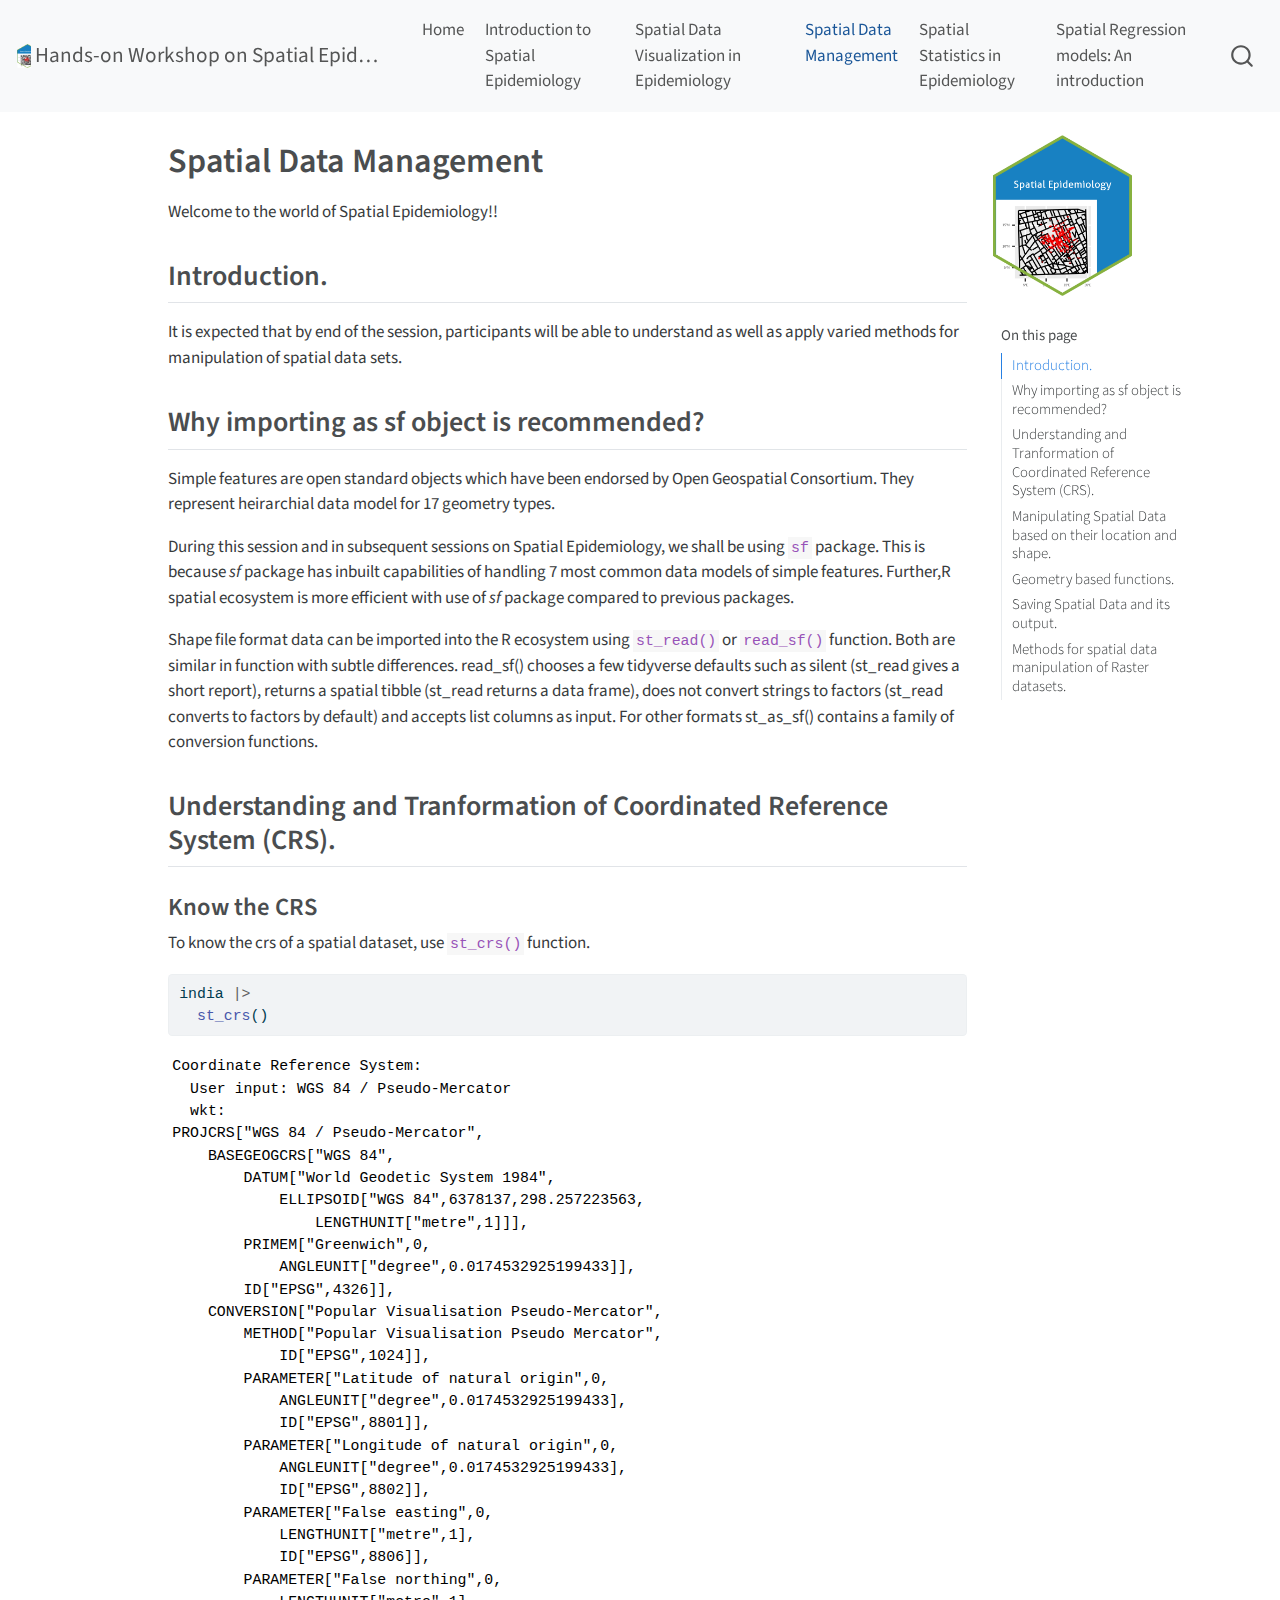
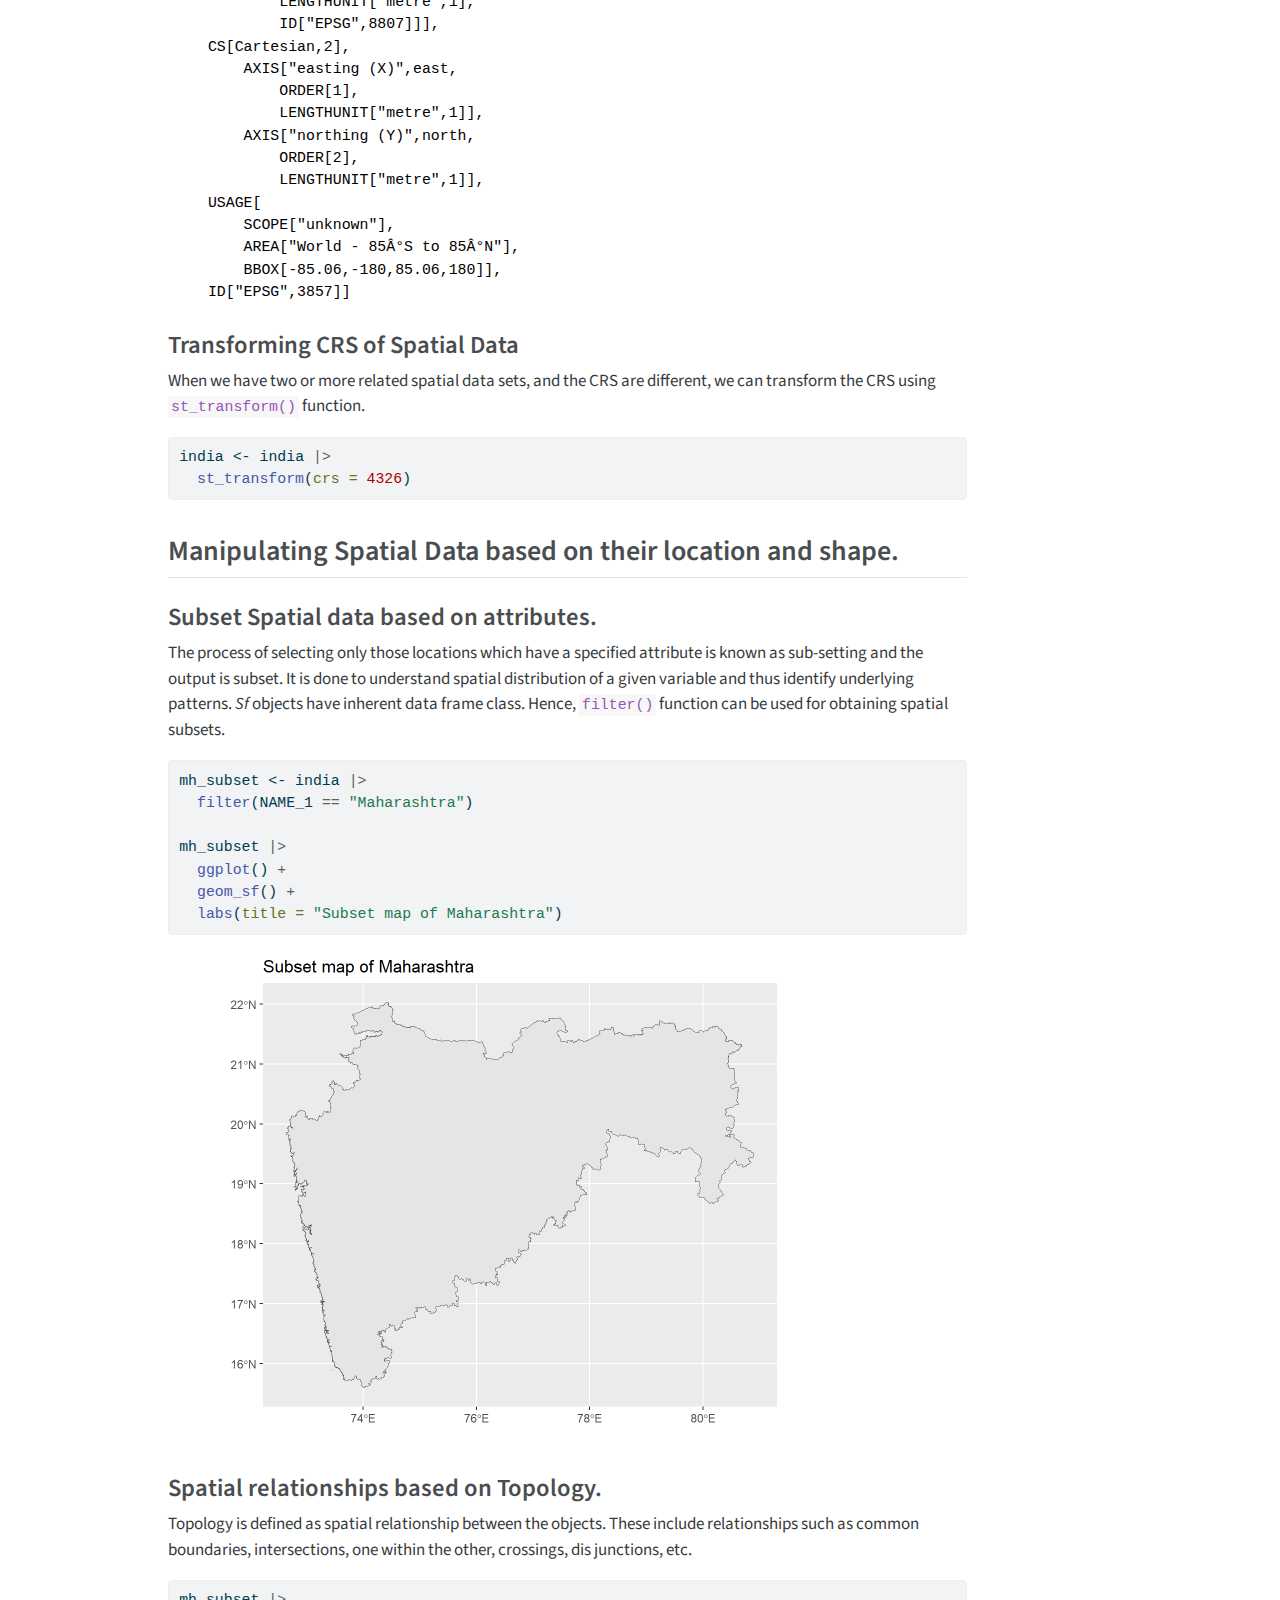
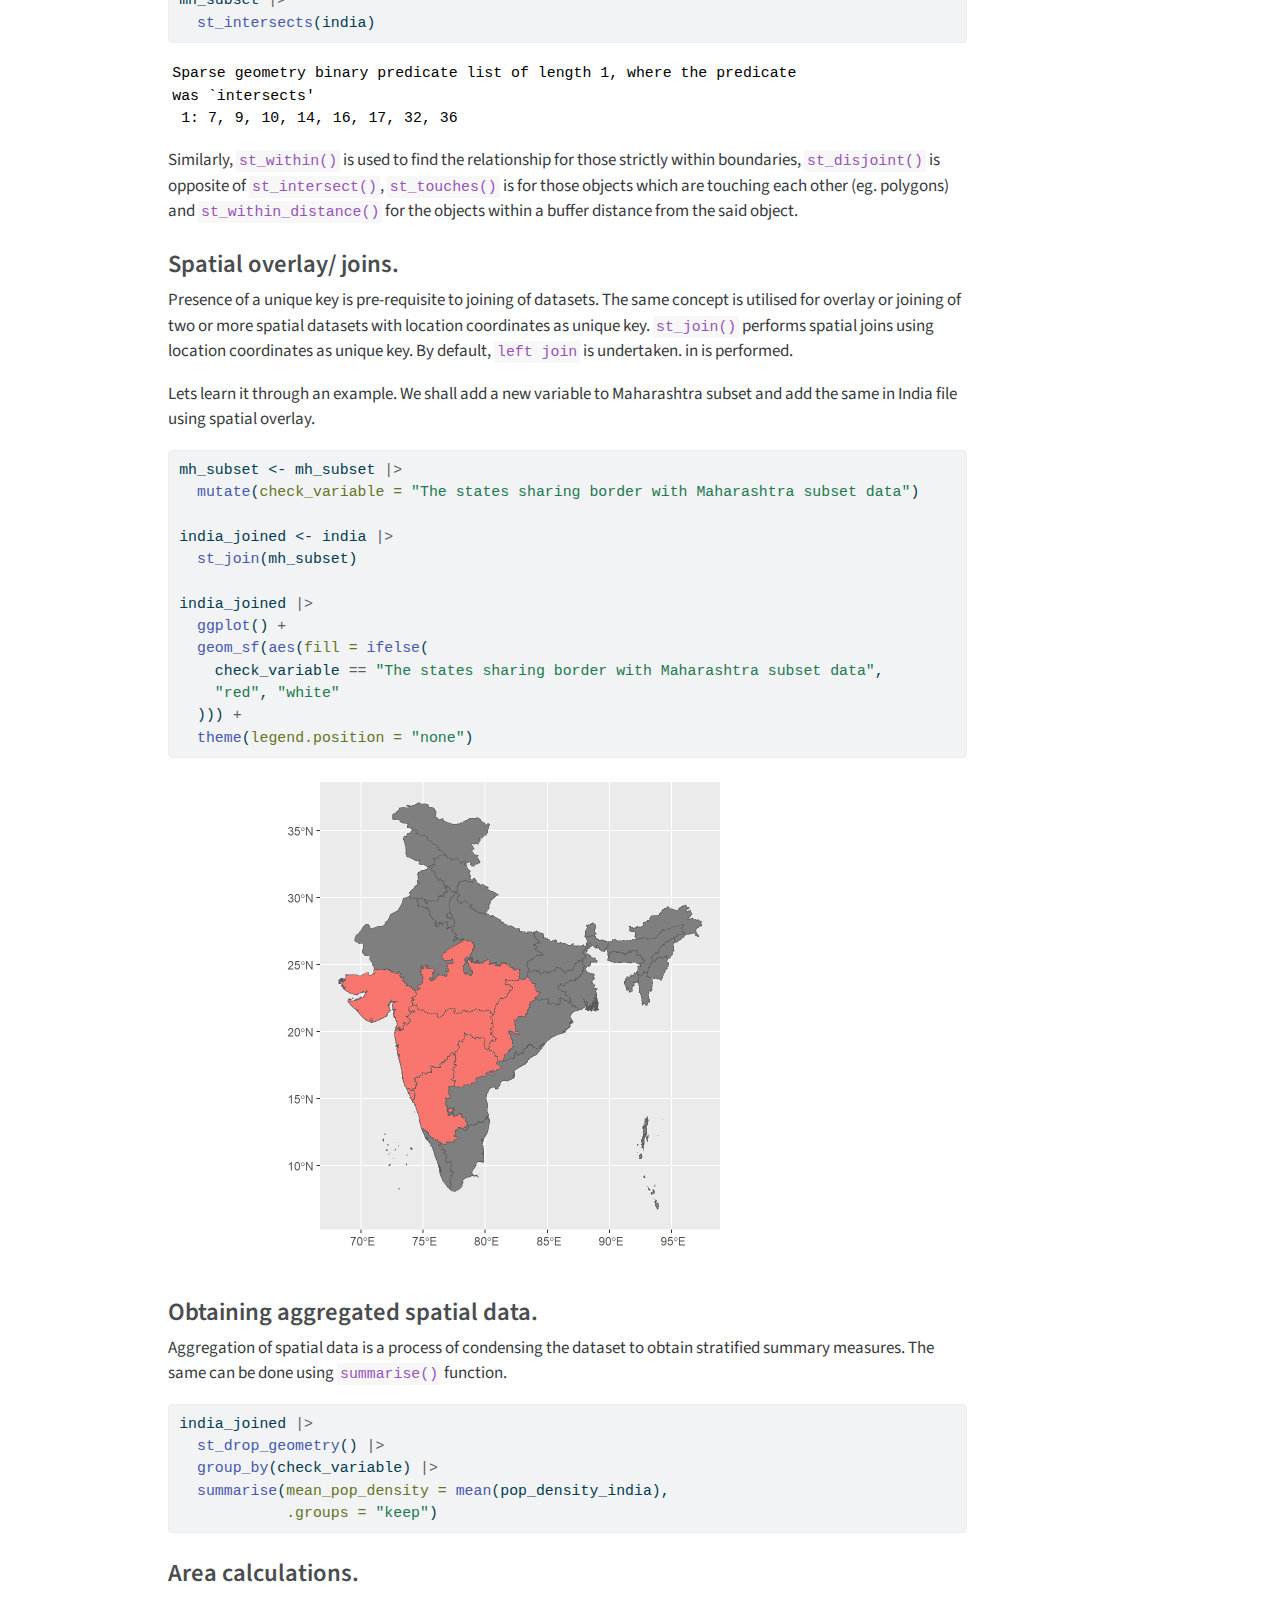
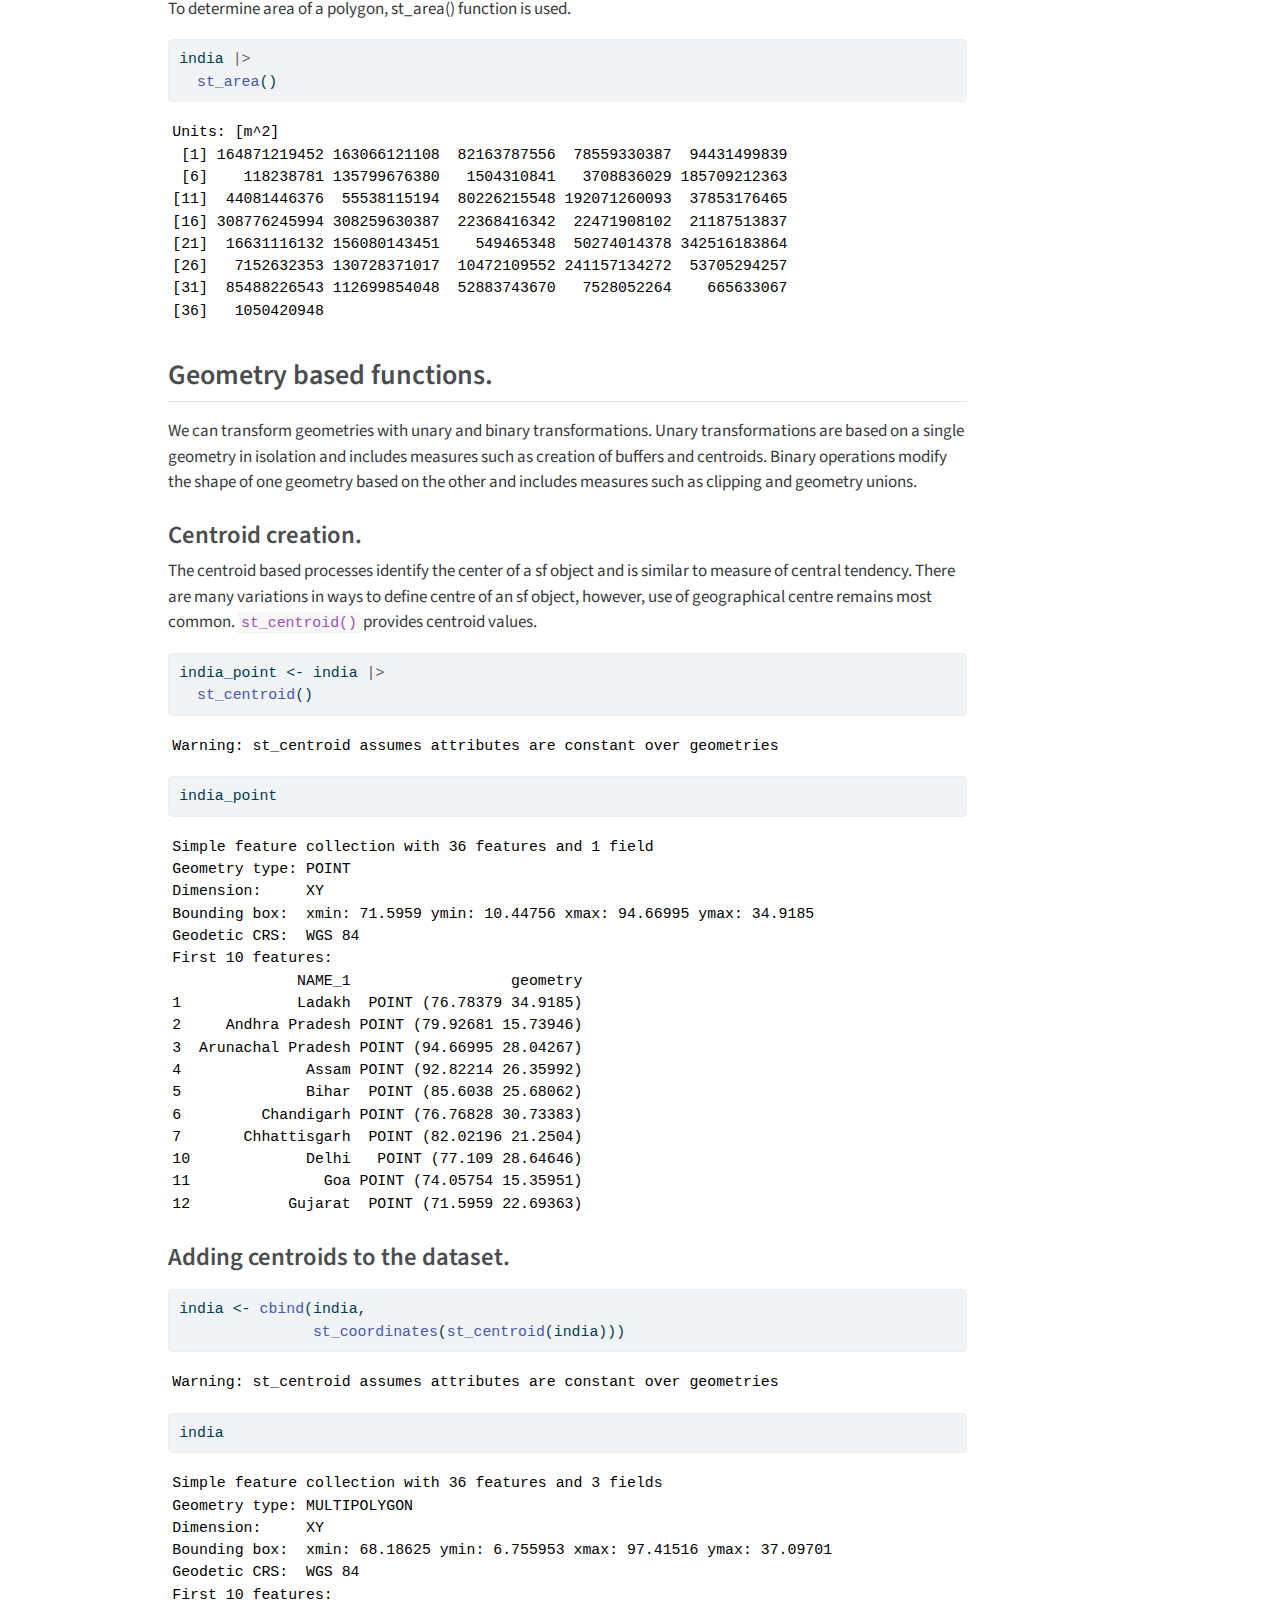
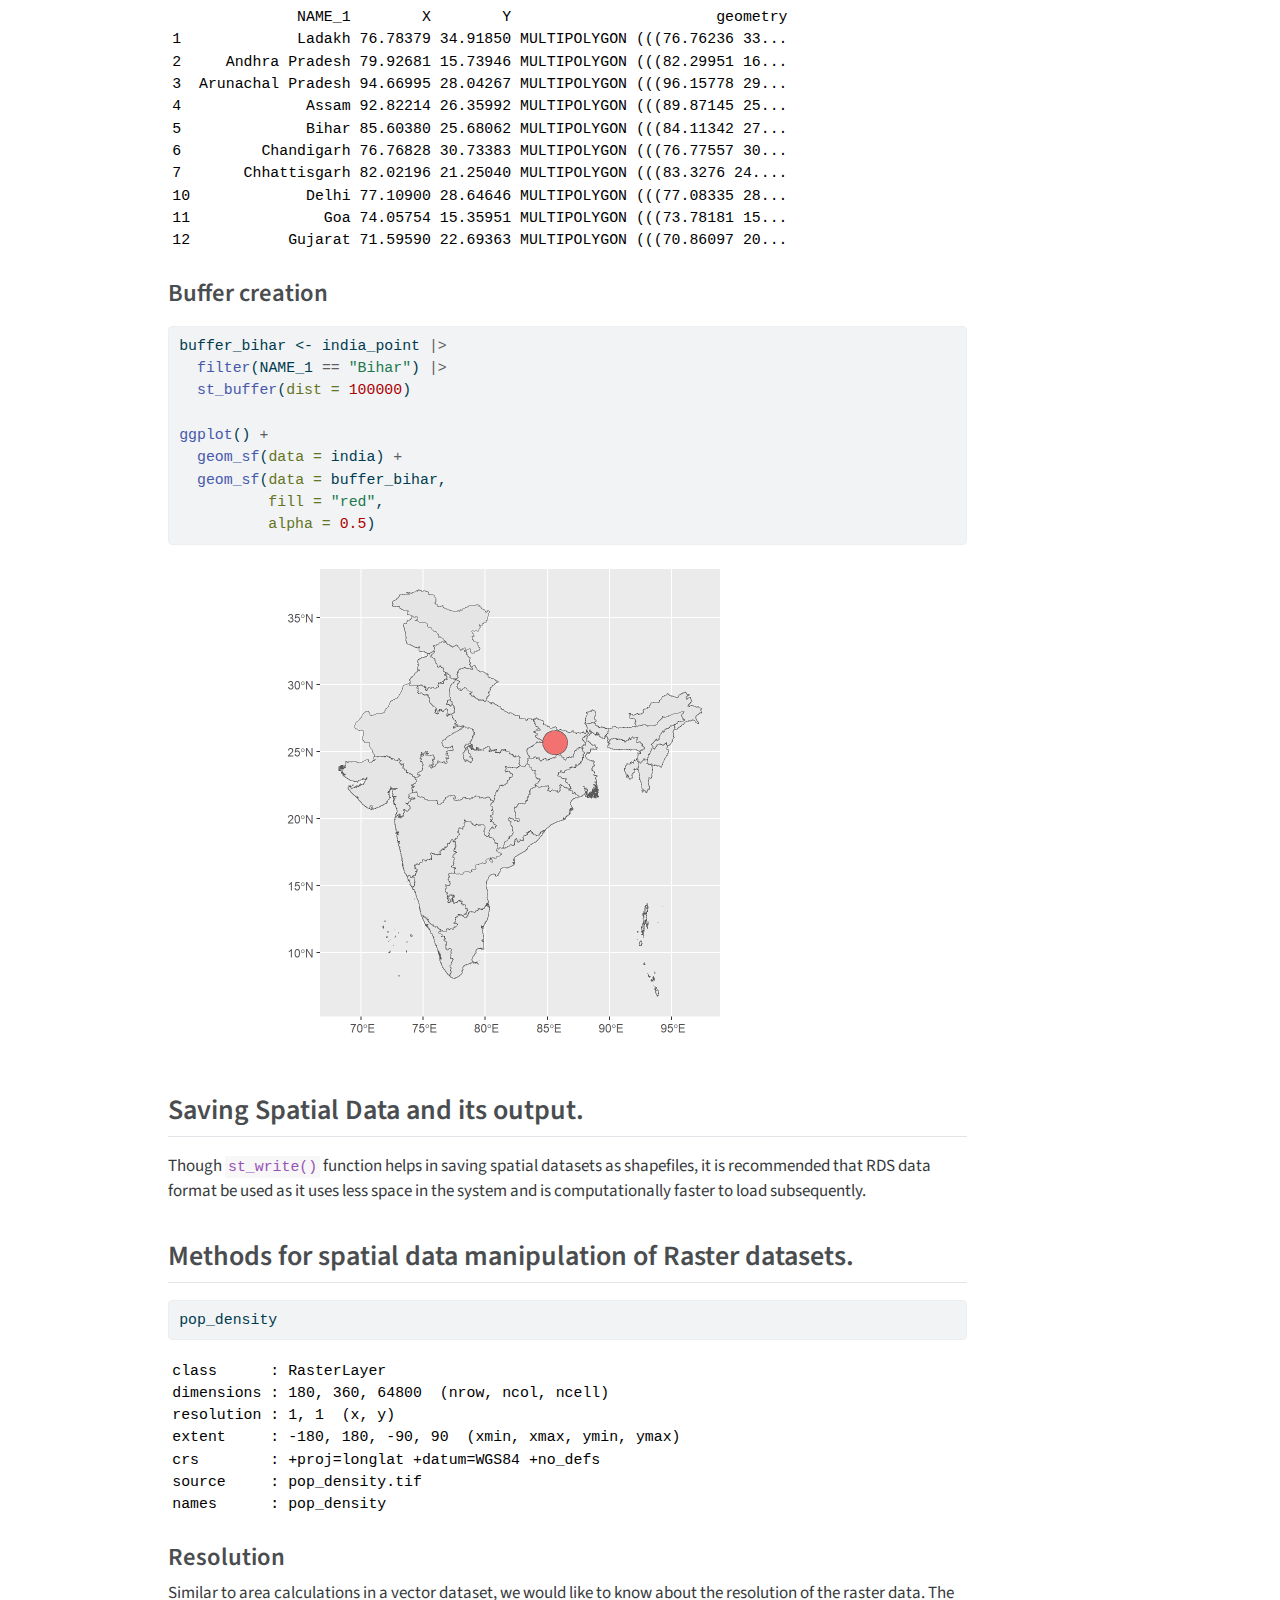
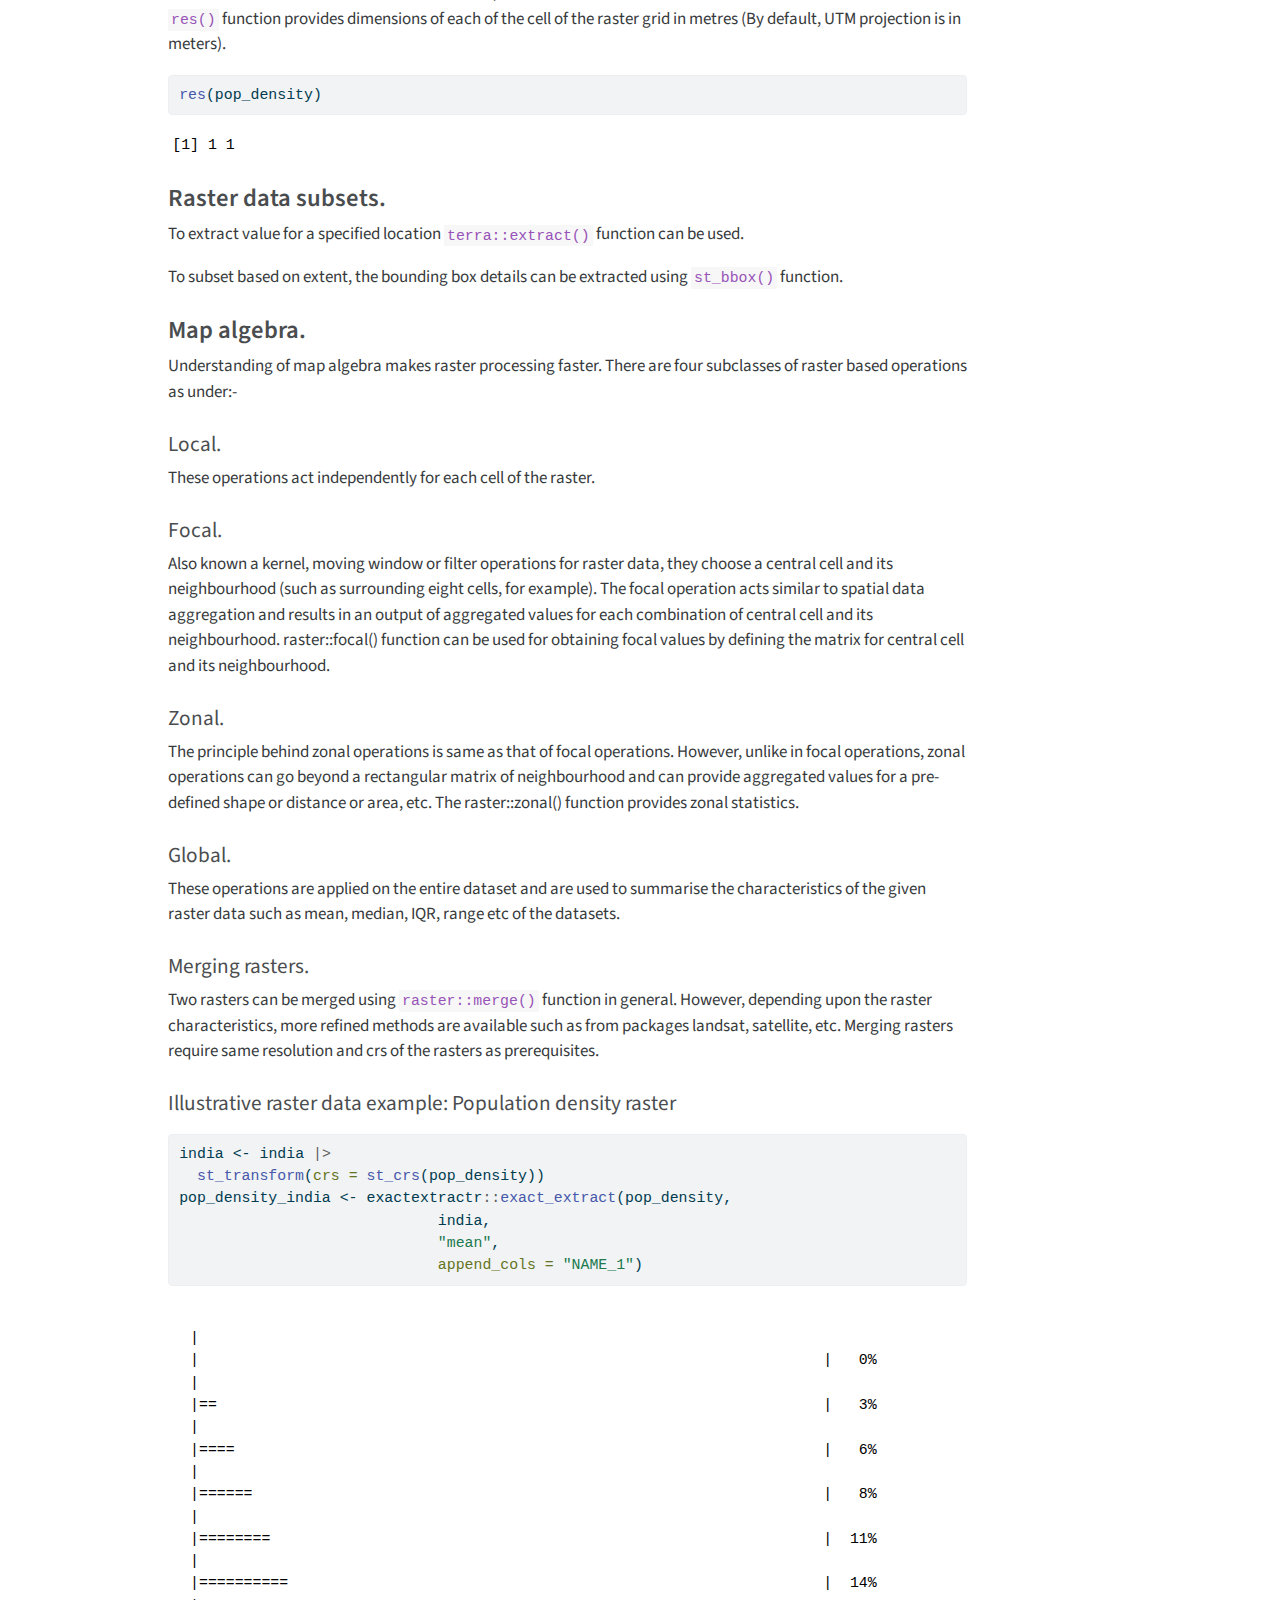
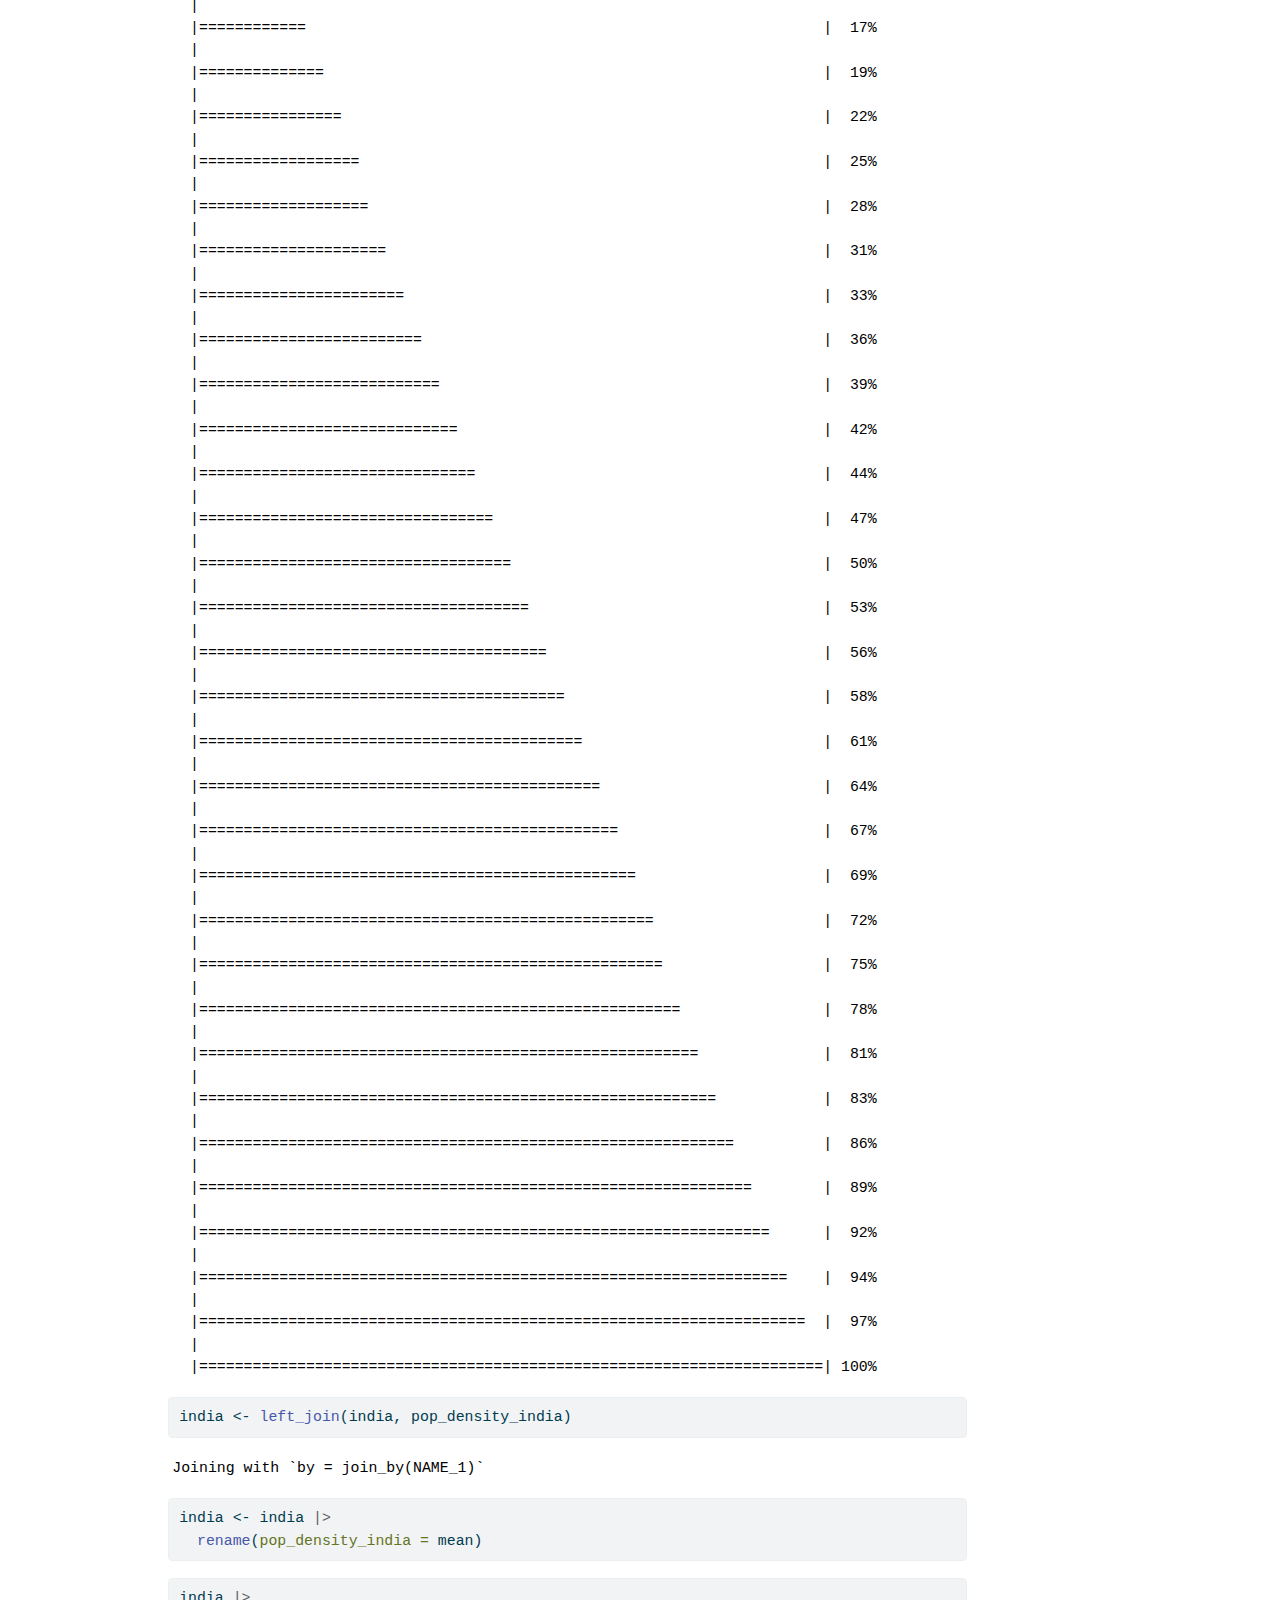
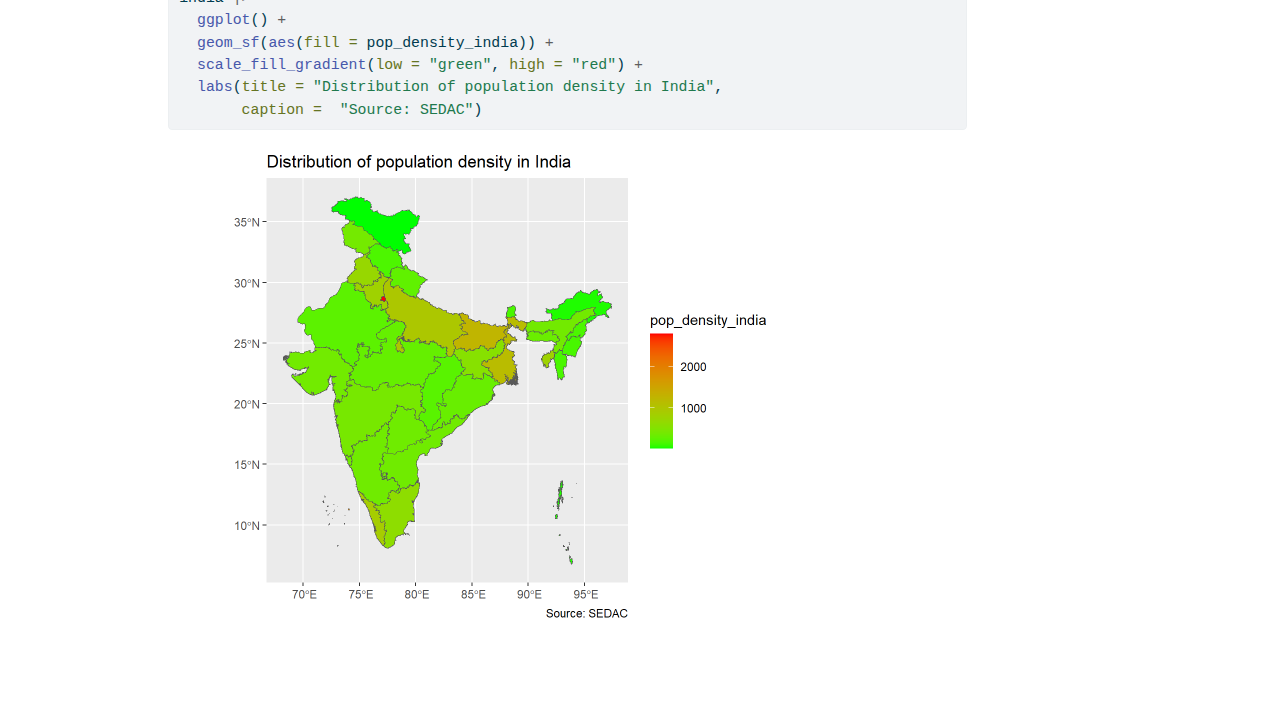
<file: docs/3_data_mgmt.html>
<!DOCTYPE html>
<html xmlns="http://www.w3.org/1999/xhtml" lang="en" xml:lang="en"><head>

<meta charset="utf-8">
<meta name="generator" content="quarto-1.3.450">

<meta name="viewport" content="width=device-width, initial-scale=1.0, user-scalable=yes">


<title>Hands-on Workshop on Spatial Epidemiology using R: IPASMCON 2024 - Spatial Data Management</title>
<style>
code{white-space: pre-wrap;}
span.smallcaps{font-variant: small-caps;}
div.columns{display: flex; gap: min(4vw, 1.5em);}
div.column{flex: auto; overflow-x: auto;}
div.hanging-indent{margin-left: 1.5em; text-indent: -1.5em;}
ul.task-list{list-style: none;}
ul.task-list li input[type="checkbox"] {
  width: 0.8em;
  margin: 0 0.8em 0.2em -1em; /* quarto-specific, see https://github.com/quarto-dev/quarto-cli/issues/4556 */ 
  vertical-align: middle;
}
/* CSS for syntax highlighting */
pre > code.sourceCode { white-space: pre; position: relative; }
pre > code.sourceCode > span { display: inline-block; line-height: 1.25; }
pre > code.sourceCode > span:empty { height: 1.2em; }
.sourceCode { overflow: visible; }
code.sourceCode > span { color: inherit; text-decoration: inherit; }
div.sourceCode { margin: 1em 0; }
pre.sourceCode { margin: 0; }
@media screen {
div.sourceCode { overflow: auto; }
}
@media print {
pre > code.sourceCode { white-space: pre-wrap; }
pre > code.sourceCode > span { text-indent: -5em; padding-left: 5em; }
}
pre.numberSource code
  { counter-reset: source-line 0; }
pre.numberSource code > span
  { position: relative; left: -4em; counter-increment: source-line; }
pre.numberSource code > span > a:first-child::before
  { content: counter(source-line);
    position: relative; left: -1em; text-align: right; vertical-align: baseline;
    border: none; display: inline-block;
    -webkit-touch-callout: none; -webkit-user-select: none;
    -khtml-user-select: none; -moz-user-select: none;
    -ms-user-select: none; user-select: none;
    padding: 0 4px; width: 4em;
  }
pre.numberSource { margin-left: 3em;  padding-left: 4px; }
div.sourceCode
  {   }
@media screen {
pre > code.sourceCode > span > a:first-child::before { text-decoration: underline; }
}
</style>


<script src="site_libs/quarto-nav/quarto-nav.js"></script>
<script src="site_libs/quarto-nav/headroom.min.js"></script>
<script src="site_libs/clipboard/clipboard.min.js"></script>
<script src="site_libs/quarto-search/autocomplete.umd.js"></script>
<script src="site_libs/quarto-search/fuse.min.js"></script>
<script src="site_libs/quarto-search/quarto-search.js"></script>
<meta name="quarto:offset" content="./">
<link href=".//images/nwhda_hex.png" rel="icon" type="image/png">
<script src="site_libs/quarto-html/quarto.js"></script>
<script src="site_libs/quarto-html/popper.min.js"></script>
<script src="site_libs/quarto-html/tippy.umd.min.js"></script>
<script src="site_libs/quarto-html/anchor.min.js"></script>
<link href="site_libs/quarto-html/tippy.css" rel="stylesheet">
<link href="site_libs/quarto-html/quarto-syntax-highlighting.css" rel="stylesheet" id="quarto-text-highlighting-styles">
<script src="site_libs/bootstrap/bootstrap.min.js"></script>
<link href="site_libs/bootstrap/bootstrap-icons.css" rel="stylesheet">
<link href="site_libs/bootstrap/bootstrap.min.css" rel="stylesheet" id="quarto-bootstrap" data-mode="light">
<script id="quarto-search-options" type="application/json">{
  "location": "navbar",
  "copy-button": false,
  "collapse-after": 3,
  "panel-placement": "end",
  "type": "overlay",
  "limit": 20,
  "language": {
    "search-no-results-text": "No results",
    "search-matching-documents-text": "matching documents",
    "search-copy-link-title": "Copy link to search",
    "search-hide-matches-text": "Hide additional matches",
    "search-more-match-text": "more match in this document",
    "search-more-matches-text": "more matches in this document",
    "search-clear-button-title": "Clear",
    "search-detached-cancel-button-title": "Cancel",
    "search-submit-button-title": "Submit",
    "search-label": "Search"
  }
}</script>


<link rel="stylesheet" href="styles.css">
</head>

<body class="nav-fixed">

<div id="quarto-search-results"></div>
  <header id="quarto-header" class="headroom fixed-top">
    <nav class="navbar navbar-expand-lg navbar-dark ">
      <div class="navbar-container container-fluid">
      <div class="navbar-brand-container">
    <a href="./index.html" class="navbar-brand navbar-brand-logo">
    <img src="./images/spatial_hex.png" alt="" class="navbar-logo">
    </a>
    <a class="navbar-brand" href="./index.html">
    <span class="navbar-title">Hands-on Workshop on Spatial Epidemiology using R: IPASMCON 2024</span>
    </a>
  </div>
            <div id="quarto-search" class="" title="Search"></div>
          <button class="navbar-toggler" type="button" data-bs-toggle="collapse" data-bs-target="#navbarCollapse" aria-controls="navbarCollapse" aria-expanded="false" aria-label="Toggle navigation" onclick="if (window.quartoToggleHeadroom) { window.quartoToggleHeadroom(); }">
  <span class="navbar-toggler-icon"></span>
</button>
          <div class="collapse navbar-collapse" id="navbarCollapse">
            <ul class="navbar-nav navbar-nav-scroll me-auto">
  <li class="nav-item">
    <a class="nav-link" href="./index.html" rel="" target="">
 <span class="menu-text">Home</span></a>
  </li>  
  <li class="nav-item">
    <a class="nav-link" href="./1_intro.html" rel="" target="">
 <span class="menu-text">Introduction to Spatial Epidemiology</span></a>
  </li>  
  <li class="nav-item">
    <a class="nav-link" href="./2_visualization.html" rel="" target="">
 <span class="menu-text">Spatial Data Visualization in Epidemiology</span></a>
  </li>  
  <li class="nav-item">
    <a class="nav-link active" href="./3_data_mgmt.html" rel="" target="" aria-current="page">
 <span class="menu-text">Spatial Data Management</span></a>
  </li>  
  <li class="nav-item">
    <a class="nav-link" href="./4_spatial_stats.html" rel="" target="">
 <span class="menu-text">Spatial Statistics in Epidemiology</span></a>
  </li>  
  <li class="nav-item">
    <a class="nav-link" href="./5_gwr.html" rel="" target="">
 <span class="menu-text">Spatial Regression models: An introduction</span></a>
  </li>  
</ul>
            <div class="quarto-navbar-tools ms-auto">
</div>
          </div> <!-- /navcollapse -->
      </div> <!-- /container-fluid -->
    </nav>
</header>
<!-- content -->
<div id="quarto-content" class="quarto-container page-columns page-rows-contents page-layout-article page-navbar">
<!-- sidebar -->
<!-- margin-sidebar -->
    <div id="quarto-margin-sidebar" class="sidebar margin-sidebar"><div class="quarto-margin-header"><div class="margin-header-item">
<p><img src=".\images/spatial_hex.png" class="img-fluid" style="width:65.0%"></p>
</div></div>
        <nav id="TOC" role="doc-toc" class="toc-active">
    <h2 id="toc-title">On this page</h2>
   
  <ul>
  <li><a href="#introduction." id="toc-introduction." class="nav-link active" data-scroll-target="#introduction.">Introduction.</a></li>
  <li><a href="#why-importing-as-sf-object-is-recommended" id="toc-why-importing-as-sf-object-is-recommended" class="nav-link" data-scroll-target="#why-importing-as-sf-object-is-recommended">Why importing as sf object is recommended?</a></li>
  <li><a href="#understanding-and-tranformation-of-coordinated-reference-system-crs." id="toc-understanding-and-tranformation-of-coordinated-reference-system-crs." class="nav-link" data-scroll-target="#understanding-and-tranformation-of-coordinated-reference-system-crs.">Understanding and Tranformation of Coordinated Reference System (CRS).</a>
  <ul class="collapse">
  <li><a href="#know-the-crs" id="toc-know-the-crs" class="nav-link" data-scroll-target="#know-the-crs">Know the CRS</a></li>
  <li><a href="#transforming-crs-of-spatial-data" id="toc-transforming-crs-of-spatial-data" class="nav-link" data-scroll-target="#transforming-crs-of-spatial-data">Transforming CRS of Spatial Data</a></li>
  </ul></li>
  <li><a href="#manipulating-spatial-data-based-on-their-location-and-shape." id="toc-manipulating-spatial-data-based-on-their-location-and-shape." class="nav-link" data-scroll-target="#manipulating-spatial-data-based-on-their-location-and-shape.">Manipulating Spatial Data based on their location and shape.</a>
  <ul class="collapse">
  <li><a href="#subset-spatial-data-based-on-attributes." id="toc-subset-spatial-data-based-on-attributes." class="nav-link" data-scroll-target="#subset-spatial-data-based-on-attributes.">Subset Spatial data based on attributes.</a></li>
  <li><a href="#spatial-relationships-based-on-topology." id="toc-spatial-relationships-based-on-topology." class="nav-link" data-scroll-target="#spatial-relationships-based-on-topology.">Spatial relationships based on Topology.</a></li>
  <li><a href="#spatial-overlay-joins." id="toc-spatial-overlay-joins." class="nav-link" data-scroll-target="#spatial-overlay-joins.">Spatial overlay/ joins.</a></li>
  <li><a href="#obtaining-aggregated-spatial-data." id="toc-obtaining-aggregated-spatial-data." class="nav-link" data-scroll-target="#obtaining-aggregated-spatial-data.">Obtaining aggregated spatial data.</a></li>
  <li><a href="#area-calculations." id="toc-area-calculations." class="nav-link" data-scroll-target="#area-calculations.">Area calculations.</a></li>
  </ul></li>
  <li><a href="#geometry-based-functions." id="toc-geometry-based-functions." class="nav-link" data-scroll-target="#geometry-based-functions.">Geometry based functions.</a>
  <ul class="collapse">
  <li><a href="#centroid-creation." id="toc-centroid-creation." class="nav-link" data-scroll-target="#centroid-creation.">Centroid creation.</a></li>
  <li><a href="#adding-centroids-to-the-dataset." id="toc-adding-centroids-to-the-dataset." class="nav-link" data-scroll-target="#adding-centroids-to-the-dataset.">Adding centroids to the dataset.</a></li>
  <li><a href="#buffer-creation" id="toc-buffer-creation" class="nav-link" data-scroll-target="#buffer-creation">Buffer creation</a></li>
  </ul></li>
  <li><a href="#saving-spatial-data-and-its-output." id="toc-saving-spatial-data-and-its-output." class="nav-link" data-scroll-target="#saving-spatial-data-and-its-output.">Saving Spatial Data and its output.</a></li>
  <li><a href="#methods-for-spatial-data-manipulation-of-raster-datasets." id="toc-methods-for-spatial-data-manipulation-of-raster-datasets." class="nav-link" data-scroll-target="#methods-for-spatial-data-manipulation-of-raster-datasets.">Methods for spatial data manipulation of Raster datasets.</a>
  <ul class="collapse">
  <li><a href="#resolution" id="toc-resolution" class="nav-link" data-scroll-target="#resolution">Resolution</a></li>
  <li><a href="#raster-data-subsets." id="toc-raster-data-subsets." class="nav-link" data-scroll-target="#raster-data-subsets.">Raster data subsets.</a></li>
  <li><a href="#map-algebra." id="toc-map-algebra." class="nav-link" data-scroll-target="#map-algebra.">Map algebra.</a></li>
  </ul></li>
  </ul>
</nav>
    </div>
<!-- main -->
<main class="content" id="quarto-document-content">

<header id="title-block-header" class="quarto-title-block default">
<div class="quarto-title">
<h1 class="title">Spatial Data Management</h1>
</div>



<div class="quarto-title-meta">

    
  
    
  </div>
  

</header>
<p>Welcome to the world of Spatial Epidemiology!!</p>
<section id="introduction." class="level2">
<h2 class="anchored" data-anchor-id="introduction.">Introduction.</h2>
<p>It is expected that by end of the session, participants will be able to understand as well as apply varied methods for manipulation of spatial data sets.</p>
</section>
<section id="why-importing-as-sf-object-is-recommended" class="level2">
<h2 class="anchored" data-anchor-id="why-importing-as-sf-object-is-recommended">Why importing as sf object is recommended?</h2>
<p>Simple features are open standard objects which have been endorsed by Open Geospatial Consortium. They represent heirarchial data model for 17 geometry types.</p>
<p>During this session and in subsequent sessions on Spatial Epidemiology, we shall be using <code>sf</code> package. This is because <em>sf</em> package has inbuilt capabilities of handling 7 most common data models of simple features. Further,R spatial ecosystem is more efficient with use of <em>sf</em> package compared to previous packages.</p>
<p>Shape file format data can be imported into the R ecosystem using <code>st_read()</code> or <code>read_sf()</code> function. Both are similar in function with subtle differences. read_sf() chooses a few tidyverse defaults such as silent (st_read gives a short report), returns a spatial tibble (st_read returns a data frame), does not convert strings to factors (st_read converts to factors by default) and accepts list columns as input. For other formats st_as_sf() contains a family of conversion functions.</p>
</section>
<section id="understanding-and-tranformation-of-coordinated-reference-system-crs." class="level2">
<h2 class="anchored" data-anchor-id="understanding-and-tranformation-of-coordinated-reference-system-crs.">Understanding and Tranformation of Coordinated Reference System (CRS).</h2>
<section id="know-the-crs" class="level3">
<h3 class="anchored" data-anchor-id="know-the-crs">Know the CRS</h3>
<p>To know the crs of a spatial dataset, use <code>st_crs()</code> function.</p>
<div class="cell" data-hash="3_data_mgmt_cache/html/unnamed-chunk-2_a8485910f8c97f84421b085f358415f1">
<div class="sourceCode cell-code" id="cb1"><pre class="sourceCode r code-with-copy"><code class="sourceCode r"><span id="cb1-1"><a href="#cb1-1" aria-hidden="true" tabindex="-1"></a>india <span class="sc">|&gt;</span> </span>
<span id="cb1-2"><a href="#cb1-2" aria-hidden="true" tabindex="-1"></a>  <span class="fu">st_crs</span>()</span></code><button title="Copy to Clipboard" class="code-copy-button"><i class="bi"></i></button></pre></div>
<div class="cell-output cell-output-stdout">
<pre><code>Coordinate Reference System:
  User input: WGS 84 / Pseudo-Mercator 
  wkt:
PROJCRS["WGS 84 / Pseudo-Mercator",
    BASEGEOGCRS["WGS 84",
        DATUM["World Geodetic System 1984",
            ELLIPSOID["WGS 84",6378137,298.257223563,
                LENGTHUNIT["metre",1]]],
        PRIMEM["Greenwich",0,
            ANGLEUNIT["degree",0.0174532925199433]],
        ID["EPSG",4326]],
    CONVERSION["Popular Visualisation Pseudo-Mercator",
        METHOD["Popular Visualisation Pseudo Mercator",
            ID["EPSG",1024]],
        PARAMETER["Latitude of natural origin",0,
            ANGLEUNIT["degree",0.0174532925199433],
            ID["EPSG",8801]],
        PARAMETER["Longitude of natural origin",0,
            ANGLEUNIT["degree",0.0174532925199433],
            ID["EPSG",8802]],
        PARAMETER["False easting",0,
            LENGTHUNIT["metre",1],
            ID["EPSG",8806]],
        PARAMETER["False northing",0,
            LENGTHUNIT["metre",1],
            ID["EPSG",8807]]],
    CS[Cartesian,2],
        AXIS["easting (X)",east,
            ORDER[1],
            LENGTHUNIT["metre",1]],
        AXIS["northing (Y)",north,
            ORDER[2],
            LENGTHUNIT["metre",1]],
    USAGE[
        SCOPE["unknown"],
        AREA["World - 85Â°S to 85Â°N"],
        BBOX[-85.06,-180,85.06,180]],
    ID["EPSG",3857]]</code></pre>
</div>
</div>
</section>
<section id="transforming-crs-of-spatial-data" class="level3">
<h3 class="anchored" data-anchor-id="transforming-crs-of-spatial-data">Transforming CRS of Spatial Data</h3>
<p>When we have two or more related spatial data sets, and the CRS are different, we can transform the CRS using <code>st_transform()</code> function.</p>
<div class="cell" data-hash="3_data_mgmt_cache/html/unnamed-chunk-3_89a96aa0236618d1d4fc9909eb954929">
<div class="sourceCode cell-code" id="cb3"><pre class="sourceCode r code-with-copy"><code class="sourceCode r"><span id="cb3-1"><a href="#cb3-1" aria-hidden="true" tabindex="-1"></a>india <span class="ot">&lt;-</span> india <span class="sc">|&gt;</span> </span>
<span id="cb3-2"><a href="#cb3-2" aria-hidden="true" tabindex="-1"></a>  <span class="fu">st_transform</span>(<span class="at">crs =</span> <span class="dv">4326</span>)</span></code><button title="Copy to Clipboard" class="code-copy-button"><i class="bi"></i></button></pre></div>
</div>
</section>
</section>
<section id="manipulating-spatial-data-based-on-their-location-and-shape." class="level2">
<h2 class="anchored" data-anchor-id="manipulating-spatial-data-based-on-their-location-and-shape.">Manipulating Spatial Data based on their location and shape.</h2>
<section id="subset-spatial-data-based-on-attributes." class="level3">
<h3 class="anchored" data-anchor-id="subset-spatial-data-based-on-attributes.">Subset Spatial data based on attributes.</h3>
<p>The process of selecting only those locations which have a specified attribute is known as sub-setting and the output is subset. It is done to understand spatial distribution of a given variable and thus identify underlying patterns. <em>Sf</em> objects have inherent data frame class. Hence, <code>filter()</code> function can be used for obtaining spatial subsets.</p>
<div class="cell" data-hash="3_data_mgmt_cache/html/unnamed-chunk-4_6d52c5634c0755b92f9cc9297abeaa2a">
<div class="sourceCode cell-code" id="cb4"><pre class="sourceCode r code-with-copy"><code class="sourceCode r"><span id="cb4-1"><a href="#cb4-1" aria-hidden="true" tabindex="-1"></a>mh_subset <span class="ot">&lt;-</span> india <span class="sc">|&gt;</span> </span>
<span id="cb4-2"><a href="#cb4-2" aria-hidden="true" tabindex="-1"></a>  <span class="fu">filter</span>(NAME_1 <span class="sc">==</span> <span class="st">"Maharashtra"</span>) </span>
<span id="cb4-3"><a href="#cb4-3" aria-hidden="true" tabindex="-1"></a></span>
<span id="cb4-4"><a href="#cb4-4" aria-hidden="true" tabindex="-1"></a>mh_subset <span class="sc">|&gt;</span> </span>
<span id="cb4-5"><a href="#cb4-5" aria-hidden="true" tabindex="-1"></a>  <span class="fu">ggplot</span>() <span class="sc">+</span></span>
<span id="cb4-6"><a href="#cb4-6" aria-hidden="true" tabindex="-1"></a>  <span class="fu">geom_sf</span>() <span class="sc">+</span></span>
<span id="cb4-7"><a href="#cb4-7" aria-hidden="true" tabindex="-1"></a>  <span class="fu">labs</span>(<span class="at">title =</span> <span class="st">"Subset map of Maharashtra"</span>)</span></code><button title="Copy to Clipboard" class="code-copy-button"><i class="bi"></i></button></pre></div>
<div class="cell-output-display">
<p><img src="3_data_mgmt_files/figure-html/unnamed-chunk-4-1.png" class="img-fluid" width="672"></p>
</div>
</div>
</section>
<section id="spatial-relationships-based-on-topology." class="level3">
<h3 class="anchored" data-anchor-id="spatial-relationships-based-on-topology.">Spatial relationships based on Topology.</h3>
<p>Topology is defined as spatial relationship between the objects. These include relationships such as common boundaries, intersections, one within the other, crossings, dis junctions, etc.</p>
<div class="cell" data-hash="3_data_mgmt_cache/html/unnamed-chunk-5_98bbcff465713f8fd6acdac55f07fc47">
<div class="sourceCode cell-code" id="cb5"><pre class="sourceCode r code-with-copy"><code class="sourceCode r"><span id="cb5-1"><a href="#cb5-1" aria-hidden="true" tabindex="-1"></a>mh_subset <span class="sc">|&gt;</span> </span>
<span id="cb5-2"><a href="#cb5-2" aria-hidden="true" tabindex="-1"></a>  <span class="fu">st_intersects</span>(india)</span></code><button title="Copy to Clipboard" class="code-copy-button"><i class="bi"></i></button></pre></div>
<div class="cell-output cell-output-stdout">
<pre><code>Sparse geometry binary predicate list of length 1, where the predicate
was `intersects'
 1: 7, 9, 10, 14, 16, 17, 32, 36</code></pre>
</div>
</div>
<p>Similarly, <code>st_within()</code> is used to find the relationship for those strictly within boundaries, <code>st_disjoint()</code> is opposite of <code>st_intersect()</code>, <code>st_touches()</code> is for those objects which are touching each other (eg. polygons) and <code>st_within_distance()</code> for the objects within a buffer distance from the said object.</p>
</section>
<section id="spatial-overlay-joins." class="level3">
<h3 class="anchored" data-anchor-id="spatial-overlay-joins.">Spatial overlay/ joins.</h3>
<p>Presence of a unique key is pre-requisite to joining of datasets. The same concept is utilised for overlay or joining of two or more spatial datasets with location coordinates as unique key. <code>st_join()</code> performs spatial joins using location coordinates as unique key. By default, <code>left join</code> is undertaken. in is performed.</p>
<p>Lets learn it through an example. We shall add a new variable to Maharashtra subset and add the same in India file using spatial overlay.</p>
<div class="cell" data-hash="3_data_mgmt_cache/html/unnamed-chunk-6_9a9872a3e0ef72345b8c15b4b91fbc49">
<div class="sourceCode cell-code" id="cb7"><pre class="sourceCode r code-with-copy"><code class="sourceCode r"><span id="cb7-1"><a href="#cb7-1" aria-hidden="true" tabindex="-1"></a>mh_subset <span class="ot">&lt;-</span> mh_subset <span class="sc">|&gt;</span> </span>
<span id="cb7-2"><a href="#cb7-2" aria-hidden="true" tabindex="-1"></a>  <span class="fu">mutate</span>(<span class="at">check_variable =</span> <span class="st">"The states sharing border with Maharashtra subset data"</span>)</span>
<span id="cb7-3"><a href="#cb7-3" aria-hidden="true" tabindex="-1"></a></span>
<span id="cb7-4"><a href="#cb7-4" aria-hidden="true" tabindex="-1"></a>india_joined <span class="ot">&lt;-</span> india <span class="sc">|&gt;</span> </span>
<span id="cb7-5"><a href="#cb7-5" aria-hidden="true" tabindex="-1"></a>  <span class="fu">st_join</span>(mh_subset)</span>
<span id="cb7-6"><a href="#cb7-6" aria-hidden="true" tabindex="-1"></a></span>
<span id="cb7-7"><a href="#cb7-7" aria-hidden="true" tabindex="-1"></a>india_joined <span class="sc">|&gt;</span> </span>
<span id="cb7-8"><a href="#cb7-8" aria-hidden="true" tabindex="-1"></a>  <span class="fu">ggplot</span>() <span class="sc">+</span></span>
<span id="cb7-9"><a href="#cb7-9" aria-hidden="true" tabindex="-1"></a>  <span class="fu">geom_sf</span>(<span class="fu">aes</span>(<span class="at">fill =</span> <span class="fu">ifelse</span>(</span>
<span id="cb7-10"><a href="#cb7-10" aria-hidden="true" tabindex="-1"></a>    check_variable <span class="sc">==</span> <span class="st">"The states sharing border with Maharashtra subset data"</span>,</span>
<span id="cb7-11"><a href="#cb7-11" aria-hidden="true" tabindex="-1"></a>    <span class="st">"red"</span>, <span class="st">"white"</span></span>
<span id="cb7-12"><a href="#cb7-12" aria-hidden="true" tabindex="-1"></a>  ))) <span class="sc">+</span></span>
<span id="cb7-13"><a href="#cb7-13" aria-hidden="true" tabindex="-1"></a>  <span class="fu">theme</span>(<span class="at">legend.position =</span> <span class="st">"none"</span>)</span></code><button title="Copy to Clipboard" class="code-copy-button"><i class="bi"></i></button></pre></div>
<div class="cell-output-display">
<p><img src="3_data_mgmt_files/figure-html/unnamed-chunk-6-1.png" class="img-fluid" width="672"></p>
</div>
</div>
</section>
<section id="obtaining-aggregated-spatial-data." class="level3">
<h3 class="anchored" data-anchor-id="obtaining-aggregated-spatial-data.">Obtaining aggregated spatial data.</h3>
<p>Aggregation of spatial data is a process of condensing the dataset to obtain stratified summary measures. The same can be done using <code>summarise()</code> function.</p>
<div class="cell" data-hash="3_data_mgmt_cache/html/unnamed-chunk-7_e38231d7952209fc6867070201bb33b2">
<div class="sourceCode cell-code" id="cb8"><pre class="sourceCode r code-with-copy"><code class="sourceCode r"><span id="cb8-1"><a href="#cb8-1" aria-hidden="true" tabindex="-1"></a>india_joined <span class="sc">|&gt;</span> </span>
<span id="cb8-2"><a href="#cb8-2" aria-hidden="true" tabindex="-1"></a>  <span class="fu">st_drop_geometry</span>() <span class="sc">|&gt;</span></span>
<span id="cb8-3"><a href="#cb8-3" aria-hidden="true" tabindex="-1"></a>  <span class="fu">group_by</span>(check_variable) <span class="sc">|&gt;</span> </span>
<span id="cb8-4"><a href="#cb8-4" aria-hidden="true" tabindex="-1"></a>  <span class="fu">summarise</span>(<span class="at">mean_pop_density =</span> <span class="fu">mean</span>(pop_density_india),</span>
<span id="cb8-5"><a href="#cb8-5" aria-hidden="true" tabindex="-1"></a>            <span class="at">.groups =</span> <span class="st">"keep"</span>)</span></code><button title="Copy to Clipboard" class="code-copy-button"><i class="bi"></i></button></pre></div>
</div>
</section>
<section id="area-calculations." class="level3">
<h3 class="anchored" data-anchor-id="area-calculations.">Area calculations.</h3>
<p>To determine area of a polygon, st_area() function is used.</p>
<div class="cell" data-hash="3_data_mgmt_cache/html/unnamed-chunk-8_7711537041307c56356df33efc31e4f3">
<div class="sourceCode cell-code" id="cb9"><pre class="sourceCode r code-with-copy"><code class="sourceCode r"><span id="cb9-1"><a href="#cb9-1" aria-hidden="true" tabindex="-1"></a>india <span class="sc">|&gt;</span> </span>
<span id="cb9-2"><a href="#cb9-2" aria-hidden="true" tabindex="-1"></a>  <span class="fu">st_area</span>()  </span></code><button title="Copy to Clipboard" class="code-copy-button"><i class="bi"></i></button></pre></div>
<div class="cell-output cell-output-stdout">
<pre><code>Units: [m^2]
 [1] 164871219452 163066121108  82163787556  78559330387  94431499839
 [6]    118238781 135799676380   1504310841   3708836029 185709212363
[11]  44081446376  55538115194  80226215548 192071260093  37853176465
[16] 308776245994 308259630387  22368416342  22471908102  21187513837
[21]  16631116132 156080143451    549465348  50274014378 342516183864
[26]   7152632353 130728371017  10472109552 241157134272  53705294257
[31]  85488226543 112699854048  52883743670   7528052264    665633067
[36]   1050420948</code></pre>
</div>
</div>
</section>
</section>
<section id="geometry-based-functions." class="level2">
<h2 class="anchored" data-anchor-id="geometry-based-functions.">Geometry based functions.</h2>
<p>We can transform geometries with unary and binary transformations. Unary transformations are based on a single geometry in isolation and includes measures such as creation of buffers and centroids. Binary operations modify the shape of one geometry based on the other and includes measures such as clipping and geometry unions.</p>
<section id="centroid-creation." class="level3">
<h3 class="anchored" data-anchor-id="centroid-creation.">Centroid creation.</h3>
<p>The centroid based processes identify the center of a sf object and is similar to measure of central tendency. There are many variations in ways to define centre of an sf object, however, use of geographical centre remains most common. <code>st_centroid()</code> provides centroid values.</p>
<div class="cell" data-hash="3_data_mgmt_cache/html/unnamed-chunk-9_86d0dbe4664ad2139e80c75bbee5be41">
<div class="sourceCode cell-code" id="cb11"><pre class="sourceCode r code-with-copy"><code class="sourceCode r"><span id="cb11-1"><a href="#cb11-1" aria-hidden="true" tabindex="-1"></a>india_point <span class="ot">&lt;-</span> india <span class="sc">|&gt;</span> </span>
<span id="cb11-2"><a href="#cb11-2" aria-hidden="true" tabindex="-1"></a>  <span class="fu">st_centroid</span>() </span></code><button title="Copy to Clipboard" class="code-copy-button"><i class="bi"></i></button></pre></div>
<div class="cell-output cell-output-stderr">
<pre><code>Warning: st_centroid assumes attributes are constant over geometries</code></pre>
</div>
<div class="sourceCode cell-code" id="cb13"><pre class="sourceCode r code-with-copy"><code class="sourceCode r"><span id="cb13-1"><a href="#cb13-1" aria-hidden="true" tabindex="-1"></a>india_point</span></code><button title="Copy to Clipboard" class="code-copy-button"><i class="bi"></i></button></pre></div>
<div class="cell-output cell-output-stdout">
<pre><code>Simple feature collection with 36 features and 1 field
Geometry type: POINT
Dimension:     XY
Bounding box:  xmin: 71.5959 ymin: 10.44756 xmax: 94.66995 ymax: 34.9185
Geodetic CRS:  WGS 84
First 10 features:
              NAME_1                  geometry
1             Ladakh  POINT (76.78379 34.9185)
2     Andhra Pradesh POINT (79.92681 15.73946)
3  Arunachal Pradesh POINT (94.66995 28.04267)
4              Assam POINT (92.82214 26.35992)
5              Bihar  POINT (85.6038 25.68062)
6         Chandigarh POINT (76.76828 30.73383)
7       Chhattisgarh  POINT (82.02196 21.2504)
10             Delhi   POINT (77.109 28.64646)
11               Goa POINT (74.05754 15.35951)
12           Gujarat  POINT (71.5959 22.69363)</code></pre>
</div>
</div>
</section>
<section id="adding-centroids-to-the-dataset." class="level3">
<h3 class="anchored" data-anchor-id="adding-centroids-to-the-dataset.">Adding centroids to the dataset.</h3>
<div class="cell" data-hash="3_data_mgmt_cache/html/unnamed-chunk-10_85a7b2810c60aafc7aabb4a03ef6345d">
<div class="sourceCode cell-code" id="cb15"><pre class="sourceCode r code-with-copy"><code class="sourceCode r"><span id="cb15-1"><a href="#cb15-1" aria-hidden="true" tabindex="-1"></a>india <span class="ot">&lt;-</span> <span class="fu">cbind</span>(india, </span>
<span id="cb15-2"><a href="#cb15-2" aria-hidden="true" tabindex="-1"></a>               <span class="fu">st_coordinates</span>(<span class="fu">st_centroid</span>(india)))</span></code><button title="Copy to Clipboard" class="code-copy-button"><i class="bi"></i></button></pre></div>
<div class="cell-output cell-output-stderr">
<pre><code>Warning: st_centroid assumes attributes are constant over geometries</code></pre>
</div>
<div class="sourceCode cell-code" id="cb17"><pre class="sourceCode r code-with-copy"><code class="sourceCode r"><span id="cb17-1"><a href="#cb17-1" aria-hidden="true" tabindex="-1"></a>india</span></code><button title="Copy to Clipboard" class="code-copy-button"><i class="bi"></i></button></pre></div>
<div class="cell-output cell-output-stdout">
<pre><code>Simple feature collection with 36 features and 3 fields
Geometry type: MULTIPOLYGON
Dimension:     XY
Bounding box:  xmin: 68.18625 ymin: 6.755953 xmax: 97.41516 ymax: 37.09701
Geodetic CRS:  WGS 84
First 10 features:
              NAME_1        X        Y                       geometry
1             Ladakh 76.78379 34.91850 MULTIPOLYGON (((76.76236 33...
2     Andhra Pradesh 79.92681 15.73946 MULTIPOLYGON (((82.29951 16...
3  Arunachal Pradesh 94.66995 28.04267 MULTIPOLYGON (((96.15778 29...
4              Assam 92.82214 26.35992 MULTIPOLYGON (((89.87145 25...
5              Bihar 85.60380 25.68062 MULTIPOLYGON (((84.11342 27...
6         Chandigarh 76.76828 30.73383 MULTIPOLYGON (((76.77557 30...
7       Chhattisgarh 82.02196 21.25040 MULTIPOLYGON (((83.3276 24....
10             Delhi 77.10900 28.64646 MULTIPOLYGON (((77.08335 28...
11               Goa 74.05754 15.35951 MULTIPOLYGON (((73.78181 15...
12           Gujarat 71.59590 22.69363 MULTIPOLYGON (((70.86097 20...</code></pre>
</div>
</div>
</section>
<section id="buffer-creation" class="level3">
<h3 class="anchored" data-anchor-id="buffer-creation">Buffer creation</h3>
<div class="cell" data-hash="3_data_mgmt_cache/html/unnamed-chunk-11_21f91dc815ec26d5aa3ca7c54a7051ef">
<div class="sourceCode cell-code" id="cb19"><pre class="sourceCode r code-with-copy"><code class="sourceCode r"><span id="cb19-1"><a href="#cb19-1" aria-hidden="true" tabindex="-1"></a>buffer_bihar <span class="ot">&lt;-</span> india_point <span class="sc">|&gt;</span> </span>
<span id="cb19-2"><a href="#cb19-2" aria-hidden="true" tabindex="-1"></a>  <span class="fu">filter</span>(NAME_1 <span class="sc">==</span> <span class="st">"Bihar"</span>) <span class="sc">|&gt;</span> </span>
<span id="cb19-3"><a href="#cb19-3" aria-hidden="true" tabindex="-1"></a>  <span class="fu">st_buffer</span>(<span class="at">dist =</span> <span class="dv">100000</span>)</span>
<span id="cb19-4"><a href="#cb19-4" aria-hidden="true" tabindex="-1"></a></span>
<span id="cb19-5"><a href="#cb19-5" aria-hidden="true" tabindex="-1"></a><span class="fu">ggplot</span>() <span class="sc">+</span></span>
<span id="cb19-6"><a href="#cb19-6" aria-hidden="true" tabindex="-1"></a>  <span class="fu">geom_sf</span>(<span class="at">data =</span> india) <span class="sc">+</span></span>
<span id="cb19-7"><a href="#cb19-7" aria-hidden="true" tabindex="-1"></a>  <span class="fu">geom_sf</span>(<span class="at">data =</span> buffer_bihar,</span>
<span id="cb19-8"><a href="#cb19-8" aria-hidden="true" tabindex="-1"></a>          <span class="at">fill =</span> <span class="st">"red"</span>,</span>
<span id="cb19-9"><a href="#cb19-9" aria-hidden="true" tabindex="-1"></a>          <span class="at">alpha =</span> <span class="fl">0.5</span>) </span></code><button title="Copy to Clipboard" class="code-copy-button"><i class="bi"></i></button></pre></div>
<div class="cell-output-display">
<p><img src="3_data_mgmt_files/figure-html/unnamed-chunk-11-1.png" class="img-fluid" width="672"></p>
</div>
</div>
</section>
</section>
<section id="saving-spatial-data-and-its-output." class="level2">
<h2 class="anchored" data-anchor-id="saving-spatial-data-and-its-output.">Saving Spatial Data and its output.</h2>
<p>Though <code>st_write()</code> function helps in saving spatial datasets as shapefiles, it is recommended that RDS data format be used as it uses less space in the system and is computationally faster to load subsequently.</p>
</section>
<section id="methods-for-spatial-data-manipulation-of-raster-datasets." class="level2">
<h2 class="anchored" data-anchor-id="methods-for-spatial-data-manipulation-of-raster-datasets.">Methods for spatial data manipulation of Raster datasets.</h2>
<div class="cell" data-hash="3_data_mgmt_cache/html/unnamed-chunk-12_0e860e054619ab0485c3434e4ffe4597">
<div class="sourceCode cell-code" id="cb20"><pre class="sourceCode r code-with-copy"><code class="sourceCode r"><span id="cb20-1"><a href="#cb20-1" aria-hidden="true" tabindex="-1"></a>pop_density</span></code><button title="Copy to Clipboard" class="code-copy-button"><i class="bi"></i></button></pre></div>
<div class="cell-output cell-output-stdout">
<pre><code>class      : RasterLayer 
dimensions : 180, 360, 64800  (nrow, ncol, ncell)
resolution : 1, 1  (x, y)
extent     : -180, 180, -90, 90  (xmin, xmax, ymin, ymax)
crs        : +proj=longlat +datum=WGS84 +no_defs 
source     : pop_density.tif 
names      : pop_density </code></pre>
</div>
</div>
<section id="resolution" class="level3">
<h3 class="anchored" data-anchor-id="resolution">Resolution</h3>
<p>Similar to area calculations in a vector dataset, we would like to know about the resolution of the raster data. The <code>res()</code> function provides dimensions of each of the cell of the raster grid in metres (By default, UTM projection is in meters).</p>
<div class="cell" data-hash="3_data_mgmt_cache/html/unnamed-chunk-13_5d732f32bff7637ae8978562c43156e5">
<div class="sourceCode cell-code" id="cb22"><pre class="sourceCode r code-with-copy"><code class="sourceCode r"><span id="cb22-1"><a href="#cb22-1" aria-hidden="true" tabindex="-1"></a><span class="fu">res</span>(pop_density)</span></code><button title="Copy to Clipboard" class="code-copy-button"><i class="bi"></i></button></pre></div>
<div class="cell-output cell-output-stdout">
<pre><code>[1] 1 1</code></pre>
</div>
</div>
</section>
<section id="raster-data-subsets." class="level3">
<h3 class="anchored" data-anchor-id="raster-data-subsets.">Raster data subsets.</h3>
<p>To extract value for a specified location <code>terra::extract()</code> function can be used.</p>
<p>To subset based on extent, the bounding box details can be extracted using <code>st_bbox()</code> function.</p>
</section>
<section id="map-algebra." class="level3">
<h3 class="anchored" data-anchor-id="map-algebra.">Map algebra.</h3>
<p>Understanding of map algebra makes raster processing faster. There are four subclasses of raster based operations as under:-</p>
<section id="local." class="level4">
<h4 class="anchored" data-anchor-id="local.">Local.</h4>
<p>These operations act independently for each cell of the raster.</p>
</section>
<section id="focal." class="level4">
<h4 class="anchored" data-anchor-id="focal.">Focal.</h4>
<p>Also known a kernel, moving window or filter operations for raster data, they choose a central cell and its neighbourhood (such as surrounding eight cells, for example). The focal operation acts similar to spatial data aggregation and results in an output of aggregated values for each combination of central cell and its neighbourhood. raster::focal() function can be used for obtaining focal values by defining the matrix for central cell and its neighbourhood.</p>
</section>
<section id="zonal." class="level4">
<h4 class="anchored" data-anchor-id="zonal.">Zonal.</h4>
<p>The principle behind zonal operations is same as that of focal operations. However, unlike in focal operations, zonal operations can go beyond a rectangular matrix of neighbourhood and can provide aggregated values for a pre-defined shape or distance or area, etc. The raster::zonal() function provides zonal statistics.</p>
</section>
<section id="global." class="level4">
<h4 class="anchored" data-anchor-id="global.">Global.</h4>
<p>These operations are applied on the entire dataset and are used to summarise the characteristics of the given raster data such as mean, median, IQR, range etc of the datasets.</p>
</section>
<section id="merging-rasters." class="level4">
<h4 class="anchored" data-anchor-id="merging-rasters.">Merging rasters.</h4>
<p>Two rasters can be merged using <code>raster::merge()</code> function in general. However, depending upon the raster characteristics, more refined methods are available such as from packages landsat, satellite, etc. Merging rasters require same resolution and crs of the rasters as prerequisites.</p>
<div style="page-break-after: always;"></div>
</section>
<section id="illustrative-raster-data-example-population-density-raster" class="level4">
<h4 class="anchored" data-anchor-id="illustrative-raster-data-example-population-density-raster">Illustrative raster data example: Population density raster</h4>
<div class="cell" data-hash="3_data_mgmt_cache/html/unnamed-chunk-15_e4a3e330934670cd06e75a395c62fc8e">
<div class="sourceCode cell-code" id="cb24"><pre class="sourceCode r code-with-copy"><code class="sourceCode r"><span id="cb24-1"><a href="#cb24-1" aria-hidden="true" tabindex="-1"></a>india <span class="ot">&lt;-</span> india <span class="sc">|&gt;</span> </span>
<span id="cb24-2"><a href="#cb24-2" aria-hidden="true" tabindex="-1"></a>  <span class="fu">st_transform</span>(<span class="at">crs =</span> <span class="fu">st_crs</span>(pop_density))</span>
<span id="cb24-3"><a href="#cb24-3" aria-hidden="true" tabindex="-1"></a>pop_density_india <span class="ot">&lt;-</span> exactextractr<span class="sc">::</span><span class="fu">exact_extract</span>(pop_density,</span>
<span id="cb24-4"><a href="#cb24-4" aria-hidden="true" tabindex="-1"></a>                             india,</span>
<span id="cb24-5"><a href="#cb24-5" aria-hidden="true" tabindex="-1"></a>                             <span class="st">"mean"</span>,</span>
<span id="cb24-6"><a href="#cb24-6" aria-hidden="true" tabindex="-1"></a>                             <span class="at">append_cols =</span> <span class="st">"NAME_1"</span>)</span></code><button title="Copy to Clipboard" class="code-copy-button"><i class="bi"></i></button></pre></div>
<div class="cell-output cell-output-stdout">
<pre><code>
  |                                                                            
  |                                                                      |   0%
  |                                                                            
  |==                                                                    |   3%
  |                                                                            
  |====                                                                  |   6%
  |                                                                            
  |======                                                                |   8%
  |                                                                            
  |========                                                              |  11%
  |                                                                            
  |==========                                                            |  14%
  |                                                                            
  |============                                                          |  17%
  |                                                                            
  |==============                                                        |  19%
  |                                                                            
  |================                                                      |  22%
  |                                                                            
  |==================                                                    |  25%
  |                                                                            
  |===================                                                   |  28%
  |                                                                            
  |=====================                                                 |  31%
  |                                                                            
  |=======================                                               |  33%
  |                                                                            
  |=========================                                             |  36%
  |                                                                            
  |===========================                                           |  39%
  |                                                                            
  |=============================                                         |  42%
  |                                                                            
  |===============================                                       |  44%
  |                                                                            
  |=================================                                     |  47%
  |                                                                            
  |===================================                                   |  50%
  |                                                                            
  |=====================================                                 |  53%
  |                                                                            
  |=======================================                               |  56%
  |                                                                            
  |=========================================                             |  58%
  |                                                                            
  |===========================================                           |  61%
  |                                                                            
  |=============================================                         |  64%
  |                                                                            
  |===============================================                       |  67%
  |                                                                            
  |=================================================                     |  69%
  |                                                                            
  |===================================================                   |  72%
  |                                                                            
  |====================================================                  |  75%
  |                                                                            
  |======================================================                |  78%
  |                                                                            
  |========================================================              |  81%
  |                                                                            
  |==========================================================            |  83%
  |                                                                            
  |============================================================          |  86%
  |                                                                            
  |==============================================================        |  89%
  |                                                                            
  |================================================================      |  92%
  |                                                                            
  |==================================================================    |  94%
  |                                                                            
  |====================================================================  |  97%
  |                                                                            
  |======================================================================| 100%</code></pre>
</div>
<div class="sourceCode cell-code" id="cb26"><pre class="sourceCode r code-with-copy"><code class="sourceCode r"><span id="cb26-1"><a href="#cb26-1" aria-hidden="true" tabindex="-1"></a>india <span class="ot">&lt;-</span> <span class="fu">left_join</span>(india, pop_density_india)</span></code><button title="Copy to Clipboard" class="code-copy-button"><i class="bi"></i></button></pre></div>
<div class="cell-output cell-output-stderr">
<pre><code>Joining with `by = join_by(NAME_1)`</code></pre>
</div>
<div class="sourceCode cell-code" id="cb28"><pre class="sourceCode r code-with-copy"><code class="sourceCode r"><span id="cb28-1"><a href="#cb28-1" aria-hidden="true" tabindex="-1"></a>india <span class="ot">&lt;-</span> india <span class="sc">|&gt;</span> </span>
<span id="cb28-2"><a href="#cb28-2" aria-hidden="true" tabindex="-1"></a>  <span class="fu">rename</span>(<span class="at">pop_density_india =</span> mean)</span></code><button title="Copy to Clipboard" class="code-copy-button"><i class="bi"></i></button></pre></div>
</div>
<div class="cell" data-hash="3_data_mgmt_cache/html/unnamed-chunk-17_79544ab9b8c5d93b77c62c31a52a63e5">
<div class="sourceCode cell-code" id="cb29"><pre class="sourceCode r code-with-copy"><code class="sourceCode r"><span id="cb29-1"><a href="#cb29-1" aria-hidden="true" tabindex="-1"></a>india <span class="sc">|&gt;</span></span>
<span id="cb29-2"><a href="#cb29-2" aria-hidden="true" tabindex="-1"></a>  <span class="fu">ggplot</span>() <span class="sc">+</span></span>
<span id="cb29-3"><a href="#cb29-3" aria-hidden="true" tabindex="-1"></a>  <span class="fu">geom_sf</span>(<span class="fu">aes</span>(<span class="at">fill =</span> pop_density_india)) <span class="sc">+</span></span>
<span id="cb29-4"><a href="#cb29-4" aria-hidden="true" tabindex="-1"></a>  <span class="fu">scale_fill_gradient</span>(<span class="at">low =</span> <span class="st">"green"</span>, <span class="at">high =</span> <span class="st">"red"</span>) <span class="sc">+</span></span>
<span id="cb29-5"><a href="#cb29-5" aria-hidden="true" tabindex="-1"></a>  <span class="fu">labs</span>(<span class="at">title =</span> <span class="st">"Distribution of population density in India"</span>,</span>
<span id="cb29-6"><a href="#cb29-6" aria-hidden="true" tabindex="-1"></a>       <span class="at">caption =</span>  <span class="st">"Source: SEDAC"</span>)</span></code><button title="Copy to Clipboard" class="code-copy-button"><i class="bi"></i></button></pre></div>
<div class="cell-output-display">
<p><img src="3_data_mgmt_files/figure-html/unnamed-chunk-17-1.png" class="img-fluid" width="672"></p>
</div>
</div>


</section>
</section>
</section>

</main> <!-- /main -->
<script id="quarto-html-after-body" type="application/javascript">
window.document.addEventListener("DOMContentLoaded", function (event) {
  const toggleBodyColorMode = (bsSheetEl) => {
    const mode = bsSheetEl.getAttribute("data-mode");
    const bodyEl = window.document.querySelector("body");
    if (mode === "dark") {
      bodyEl.classList.add("quarto-dark");
      bodyEl.classList.remove("quarto-light");
    } else {
      bodyEl.classList.add("quarto-light");
      bodyEl.classList.remove("quarto-dark");
    }
  }
  const toggleBodyColorPrimary = () => {
    const bsSheetEl = window.document.querySelector("link#quarto-bootstrap");
    if (bsSheetEl) {
      toggleBodyColorMode(bsSheetEl);
    }
  }
  toggleBodyColorPrimary();  
  const icon = "";
  const anchorJS = new window.AnchorJS();
  anchorJS.options = {
    placement: 'right',
    icon: icon
  };
  anchorJS.add('.anchored');
  const isCodeAnnotation = (el) => {
    for (const clz of el.classList) {
      if (clz.startsWith('code-annotation-')) {                     
        return true;
      }
    }
    return false;
  }
  const clipboard = new window.ClipboardJS('.code-copy-button', {
    text: function(trigger) {
      const codeEl = trigger.previousElementSibling.cloneNode(true);
      for (const childEl of codeEl.children) {
        if (isCodeAnnotation(childEl)) {
          childEl.remove();
        }
      }
      return codeEl.innerText;
    }
  });
  clipboard.on('success', function(e) {
    // button target
    const button = e.trigger;
    // don't keep focus
    button.blur();
    // flash "checked"
    button.classList.add('code-copy-button-checked');
    var currentTitle = button.getAttribute("title");
    button.setAttribute("title", "Copied!");
    let tooltip;
    if (window.bootstrap) {
      button.setAttribute("data-bs-toggle", "tooltip");
      button.setAttribute("data-bs-placement", "left");
      button.setAttribute("data-bs-title", "Copied!");
      tooltip = new bootstrap.Tooltip(button, 
        { trigger: "manual", 
          customClass: "code-copy-button-tooltip",
          offset: [0, -8]});
      tooltip.show();    
    }
    setTimeout(function() {
      if (tooltip) {
        tooltip.hide();
        button.removeAttribute("data-bs-title");
        button.removeAttribute("data-bs-toggle");
        button.removeAttribute("data-bs-placement");
      }
      button.setAttribute("title", currentTitle);
      button.classList.remove('code-copy-button-checked');
    }, 1000);
    // clear code selection
    e.clearSelection();
  });
  function tippyHover(el, contentFn) {
    const config = {
      allowHTML: true,
      content: contentFn,
      maxWidth: 500,
      delay: 100,
      arrow: false,
      appendTo: function(el) {
          return el.parentElement;
      },
      interactive: true,
      interactiveBorder: 10,
      theme: 'quarto',
      placement: 'bottom-start'
    };
    window.tippy(el, config); 
  }
  const noterefs = window.document.querySelectorAll('a[role="doc-noteref"]');
  for (var i=0; i<noterefs.length; i++) {
    const ref = noterefs[i];
    tippyHover(ref, function() {
      // use id or data attribute instead here
      let href = ref.getAttribute('data-footnote-href') || ref.getAttribute('href');
      try { href = new URL(href).hash; } catch {}
      const id = href.replace(/^#\/?/, "");
      const note = window.document.getElementById(id);
      return note.innerHTML;
    });
  }
      let selectedAnnoteEl;
      const selectorForAnnotation = ( cell, annotation) => {
        let cellAttr = 'data-code-cell="' + cell + '"';
        let lineAttr = 'data-code-annotation="' +  annotation + '"';
        const selector = 'span[' + cellAttr + '][' + lineAttr + ']';
        return selector;
      }
      const selectCodeLines = (annoteEl) => {
        const doc = window.document;
        const targetCell = annoteEl.getAttribute("data-target-cell");
        const targetAnnotation = annoteEl.getAttribute("data-target-annotation");
        const annoteSpan = window.document.querySelector(selectorForAnnotation(targetCell, targetAnnotation));
        const lines = annoteSpan.getAttribute("data-code-lines").split(",");
        const lineIds = lines.map((line) => {
          return targetCell + "-" + line;
        })
        let top = null;
        let height = null;
        let parent = null;
        if (lineIds.length > 0) {
            //compute the position of the single el (top and bottom and make a div)
            const el = window.document.getElementById(lineIds[0]);
            top = el.offsetTop;
            height = el.offsetHeight;
            parent = el.parentElement.parentElement;
          if (lineIds.length > 1) {
            const lastEl = window.document.getElementById(lineIds[lineIds.length - 1]);
            const bottom = lastEl.offsetTop + lastEl.offsetHeight;
            height = bottom - top;
          }
          if (top !== null && height !== null && parent !== null) {
            // cook up a div (if necessary) and position it 
            let div = window.document.getElementById("code-annotation-line-highlight");
            if (div === null) {
              div = window.document.createElement("div");
              div.setAttribute("id", "code-annotation-line-highlight");
              div.style.position = 'absolute';
              parent.appendChild(div);
            }
            div.style.top = top - 2 + "px";
            div.style.height = height + 4 + "px";
            let gutterDiv = window.document.getElementById("code-annotation-line-highlight-gutter");
            if (gutterDiv === null) {
              gutterDiv = window.document.createElement("div");
              gutterDiv.setAttribute("id", "code-annotation-line-highlight-gutter");
              gutterDiv.style.position = 'absolute';
              const codeCell = window.document.getElementById(targetCell);
              const gutter = codeCell.querySelector('.code-annotation-gutter');
              gutter.appendChild(gutterDiv);
            }
            gutterDiv.style.top = top - 2 + "px";
            gutterDiv.style.height = height + 4 + "px";
          }
          selectedAnnoteEl = annoteEl;
        }
      };
      const unselectCodeLines = () => {
        const elementsIds = ["code-annotation-line-highlight", "code-annotation-line-highlight-gutter"];
        elementsIds.forEach((elId) => {
          const div = window.document.getElementById(elId);
          if (div) {
            div.remove();
          }
        });
        selectedAnnoteEl = undefined;
      };
      // Attach click handler to the DT
      const annoteDls = window.document.querySelectorAll('dt[data-target-cell]');
      for (const annoteDlNode of annoteDls) {
        annoteDlNode.addEventListener('click', (event) => {
          const clickedEl = event.target;
          if (clickedEl !== selectedAnnoteEl) {
            unselectCodeLines();
            const activeEl = window.document.querySelector('dt[data-target-cell].code-annotation-active');
            if (activeEl) {
              activeEl.classList.remove('code-annotation-active');
            }
            selectCodeLines(clickedEl);
            clickedEl.classList.add('code-annotation-active');
          } else {
            // Unselect the line
            unselectCodeLines();
            clickedEl.classList.remove('code-annotation-active');
          }
        });
      }
  const findCites = (el) => {
    const parentEl = el.parentElement;
    if (parentEl) {
      const cites = parentEl.dataset.cites;
      if (cites) {
        return {
          el,
          cites: cites.split(' ')
        };
      } else {
        return findCites(el.parentElement)
      }
    } else {
      return undefined;
    }
  };
  var bibliorefs = window.document.querySelectorAll('a[role="doc-biblioref"]');
  for (var i=0; i<bibliorefs.length; i++) {
    const ref = bibliorefs[i];
    const citeInfo = findCites(ref);
    if (citeInfo) {
      tippyHover(citeInfo.el, function() {
        var popup = window.document.createElement('div');
        citeInfo.cites.forEach(function(cite) {
          var citeDiv = window.document.createElement('div');
          citeDiv.classList.add('hanging-indent');
          citeDiv.classList.add('csl-entry');
          var biblioDiv = window.document.getElementById('ref-' + cite);
          if (biblioDiv) {
            citeDiv.innerHTML = biblioDiv.innerHTML;
          }
          popup.appendChild(citeDiv);
        });
        return popup.innerHTML;
      });
    }
  }
});
</script>
</div> <!-- /content -->



</body></html>
</file>
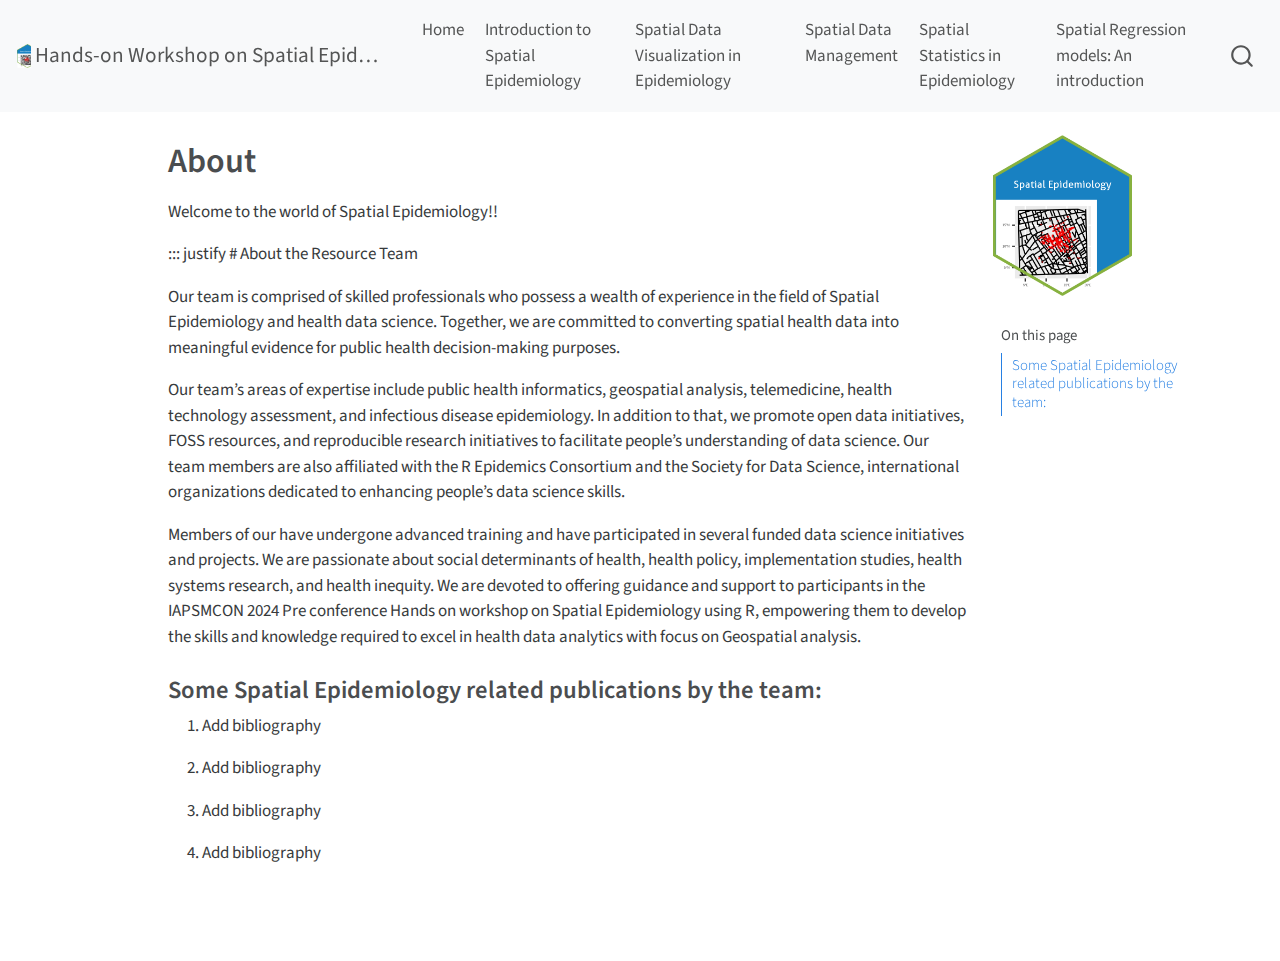
<file: docs/about.html>
<!DOCTYPE html>
<html xmlns="http://www.w3.org/1999/xhtml" lang="en" xml:lang="en"><head>

<meta charset="utf-8">
<meta name="generator" content="quarto-1.3.450">

<meta name="viewport" content="width=device-width, initial-scale=1.0, user-scalable=yes">


<title>Hands-on Workshop on Spatial Epidemiology using R: IPASMCON 2024 - About</title>
<style>
code{white-space: pre-wrap;}
span.smallcaps{font-variant: small-caps;}
div.columns{display: flex; gap: min(4vw, 1.5em);}
div.column{flex: auto; overflow-x: auto;}
div.hanging-indent{margin-left: 1.5em; text-indent: -1.5em;}
ul.task-list{list-style: none;}
ul.task-list li input[type="checkbox"] {
  width: 0.8em;
  margin: 0 0.8em 0.2em -1em; /* quarto-specific, see https://github.com/quarto-dev/quarto-cli/issues/4556 */ 
  vertical-align: middle;
}
</style>


<script src="site_libs/quarto-nav/quarto-nav.js"></script>
<script src="site_libs/quarto-nav/headroom.min.js"></script>
<script src="site_libs/clipboard/clipboard.min.js"></script>
<script src="site_libs/quarto-search/autocomplete.umd.js"></script>
<script src="site_libs/quarto-search/fuse.min.js"></script>
<script src="site_libs/quarto-search/quarto-search.js"></script>
<meta name="quarto:offset" content="./">
<link href=".//images/nwhda_hex.png" rel="icon" type="image/png">
<script src="site_libs/quarto-html/quarto.js"></script>
<script src="site_libs/quarto-html/popper.min.js"></script>
<script src="site_libs/quarto-html/tippy.umd.min.js"></script>
<script src="site_libs/quarto-html/anchor.min.js"></script>
<link href="site_libs/quarto-html/tippy.css" rel="stylesheet">
<link href="site_libs/quarto-html/quarto-syntax-highlighting.css" rel="stylesheet" id="quarto-text-highlighting-styles">
<script src="site_libs/bootstrap/bootstrap.min.js"></script>
<link href="site_libs/bootstrap/bootstrap-icons.css" rel="stylesheet">
<link href="site_libs/bootstrap/bootstrap.min.css" rel="stylesheet" id="quarto-bootstrap" data-mode="light">
<script id="quarto-search-options" type="application/json">{
  "location": "navbar",
  "copy-button": false,
  "collapse-after": 3,
  "panel-placement": "end",
  "type": "overlay",
  "limit": 20,
  "language": {
    "search-no-results-text": "No results",
    "search-matching-documents-text": "matching documents",
    "search-copy-link-title": "Copy link to search",
    "search-hide-matches-text": "Hide additional matches",
    "search-more-match-text": "more match in this document",
    "search-more-matches-text": "more matches in this document",
    "search-clear-button-title": "Clear",
    "search-detached-cancel-button-title": "Cancel",
    "search-submit-button-title": "Submit",
    "search-label": "Search"
  }
}</script>


<link rel="stylesheet" href="styles.css">
</head>

<body class="nav-fixed">

<div id="quarto-search-results"></div>
  <header id="quarto-header" class="headroom fixed-top">
    <nav class="navbar navbar-expand-lg navbar-dark ">
      <div class="navbar-container container-fluid">
      <div class="navbar-brand-container">
    <a href="./index.html" class="navbar-brand navbar-brand-logo">
    <img src="./images/spatial_hex.png" alt="" class="navbar-logo">
    </a>
    <a class="navbar-brand" href="./index.html">
    <span class="navbar-title">Hands-on Workshop on Spatial Epidemiology using R: IPASMCON 2024</span>
    </a>
  </div>
            <div id="quarto-search" class="" title="Search"></div>
          <button class="navbar-toggler" type="button" data-bs-toggle="collapse" data-bs-target="#navbarCollapse" aria-controls="navbarCollapse" aria-expanded="false" aria-label="Toggle navigation" onclick="if (window.quartoToggleHeadroom) { window.quartoToggleHeadroom(); }">
  <span class="navbar-toggler-icon"></span>
</button>
          <div class="collapse navbar-collapse" id="navbarCollapse">
            <ul class="navbar-nav navbar-nav-scroll me-auto">
  <li class="nav-item">
    <a class="nav-link" href="./index.html" rel="" target="">
 <span class="menu-text">Home</span></a>
  </li>  
  <li class="nav-item">
    <a class="nav-link" href="./1_intro.html" rel="" target="">
 <span class="menu-text">Introduction to Spatial Epidemiology</span></a>
  </li>  
  <li class="nav-item">
    <a class="nav-link" href="./2_visualization.html" rel="" target="">
 <span class="menu-text">Spatial Data Visualization in Epidemiology</span></a>
  </li>  
  <li class="nav-item">
    <a class="nav-link" href="./3_data_mgmt.html" rel="" target="">
 <span class="menu-text">Spatial Data Management</span></a>
  </li>  
  <li class="nav-item">
    <a class="nav-link" href="./4_spatial_stats.html" rel="" target="">
 <span class="menu-text">Spatial Statistics in Epidemiology</span></a>
  </li>  
  <li class="nav-item">
    <a class="nav-link" href="./5_gwr.html" rel="" target="">
 <span class="menu-text">Spatial Regression models: An introduction</span></a>
  </li>  
</ul>
            <div class="quarto-navbar-tools ms-auto">
</div>
          </div> <!-- /navcollapse -->
      </div> <!-- /container-fluid -->
    </nav>
</header>
<!-- content -->
<div id="quarto-content" class="quarto-container page-columns page-rows-contents page-layout-article page-navbar">
<!-- sidebar -->
<!-- margin-sidebar -->
    <div id="quarto-margin-sidebar" class="sidebar margin-sidebar"><div class="quarto-margin-header"><div class="margin-header-item">
<p><img src=".\images/spatial_hex.png" class="img-fluid" style="width:65.0%"></p>
</div></div>
        <nav id="TOC" role="doc-toc" class="toc-active">
    <h2 id="toc-title">On this page</h2>
   
  <ul>
  <li><a href="#some-spatial-epidemiology-related-publications-by-the-team" id="toc-some-spatial-epidemiology-related-publications-by-the-team" class="nav-link active" data-scroll-target="#some-spatial-epidemiology-related-publications-by-the-team">Some Spatial Epidemiology related publications by the team:</a></li>
  </ul>
</nav>
    </div>
<!-- main -->
<main class="content" id="quarto-document-content">

<header id="title-block-header" class="quarto-title-block default">
<div class="quarto-title">
<h1 class="title">About</h1>
</div>



<div class="quarto-title-meta">

    
  
    
  </div>
  

</header>
<p>Welcome to the world of Spatial Epidemiology!!</p>
<p>::: justify # About the Resource Team</p>
<p>Our team is comprised of skilled professionals who possess a wealth of experience in the field of Spatial Epidemiology and health data science. Together, we are committed to converting spatial health data into meaningful evidence for public health decision-making purposes.</p>
<p>Our team’s areas of expertise include public health informatics, geospatial analysis, telemedicine, health technology assessment, and infectious disease epidemiology. In addition to that, we promote open data initiatives, FOSS resources, and reproducible research initiatives to facilitate people’s understanding of data science. Our team members are also affiliated with the R Epidemics Consortium and the Society for Data Science, international organizations dedicated to enhancing people’s data science skills.</p>
<p>Members of our have undergone advanced training and have participated in several funded data science initiatives and projects. We are passionate about social determinants of health, health policy, implementation studies, health systems research, and health inequity. We are devoted to offering guidance and support to participants in the IAPSMCON 2024 Pre conference Hands on workshop on Spatial Epidemiology using R, empowering them to develop the skills and knowledge required to excel in health data analytics with focus on Geospatial analysis.</p>
<section id="some-spatial-epidemiology-related-publications-by-the-team" class="level3">
<h3 class="anchored" data-anchor-id="some-spatial-epidemiology-related-publications-by-the-team">Some Spatial Epidemiology related publications by the team:</h3>
<div class="justify">
<ol type="1">
<li><p>Add bibliography</p></li>
<li><p>Add bibliography</p></li>
<li><p>Add bibliography</p></li>
<li><p>Add bibliography</p></li>
</ol>
</div>


</section>

</main> <!-- /main -->
<script id="quarto-html-after-body" type="application/javascript">
window.document.addEventListener("DOMContentLoaded", function (event) {
  const toggleBodyColorMode = (bsSheetEl) => {
    const mode = bsSheetEl.getAttribute("data-mode");
    const bodyEl = window.document.querySelector("body");
    if (mode === "dark") {
      bodyEl.classList.add("quarto-dark");
      bodyEl.classList.remove("quarto-light");
    } else {
      bodyEl.classList.add("quarto-light");
      bodyEl.classList.remove("quarto-dark");
    }
  }
  const toggleBodyColorPrimary = () => {
    const bsSheetEl = window.document.querySelector("link#quarto-bootstrap");
    if (bsSheetEl) {
      toggleBodyColorMode(bsSheetEl);
    }
  }
  toggleBodyColorPrimary();  
  const icon = "";
  const anchorJS = new window.AnchorJS();
  anchorJS.options = {
    placement: 'right',
    icon: icon
  };
  anchorJS.add('.anchored');
  const isCodeAnnotation = (el) => {
    for (const clz of el.classList) {
      if (clz.startsWith('code-annotation-')) {                     
        return true;
      }
    }
    return false;
  }
  const clipboard = new window.ClipboardJS('.code-copy-button', {
    text: function(trigger) {
      const codeEl = trigger.previousElementSibling.cloneNode(true);
      for (const childEl of codeEl.children) {
        if (isCodeAnnotation(childEl)) {
          childEl.remove();
        }
      }
      return codeEl.innerText;
    }
  });
  clipboard.on('success', function(e) {
    // button target
    const button = e.trigger;
    // don't keep focus
    button.blur();
    // flash "checked"
    button.classList.add('code-copy-button-checked');
    var currentTitle = button.getAttribute("title");
    button.setAttribute("title", "Copied!");
    let tooltip;
    if (window.bootstrap) {
      button.setAttribute("data-bs-toggle", "tooltip");
      button.setAttribute("data-bs-placement", "left");
      button.setAttribute("data-bs-title", "Copied!");
      tooltip = new bootstrap.Tooltip(button, 
        { trigger: "manual", 
          customClass: "code-copy-button-tooltip",
          offset: [0, -8]});
      tooltip.show();    
    }
    setTimeout(function() {
      if (tooltip) {
        tooltip.hide();
        button.removeAttribute("data-bs-title");
        button.removeAttribute("data-bs-toggle");
        button.removeAttribute("data-bs-placement");
      }
      button.setAttribute("title", currentTitle);
      button.classList.remove('code-copy-button-checked');
    }, 1000);
    // clear code selection
    e.clearSelection();
  });
  function tippyHover(el, contentFn) {
    const config = {
      allowHTML: true,
      content: contentFn,
      maxWidth: 500,
      delay: 100,
      arrow: false,
      appendTo: function(el) {
          return el.parentElement;
      },
      interactive: true,
      interactiveBorder: 10,
      theme: 'quarto',
      placement: 'bottom-start'
    };
    window.tippy(el, config); 
  }
  const noterefs = window.document.querySelectorAll('a[role="doc-noteref"]');
  for (var i=0; i<noterefs.length; i++) {
    const ref = noterefs[i];
    tippyHover(ref, function() {
      // use id or data attribute instead here
      let href = ref.getAttribute('data-footnote-href') || ref.getAttribute('href');
      try { href = new URL(href).hash; } catch {}
      const id = href.replace(/^#\/?/, "");
      const note = window.document.getElementById(id);
      return note.innerHTML;
    });
  }
      let selectedAnnoteEl;
      const selectorForAnnotation = ( cell, annotation) => {
        let cellAttr = 'data-code-cell="' + cell + '"';
        let lineAttr = 'data-code-annotation="' +  annotation + '"';
        const selector = 'span[' + cellAttr + '][' + lineAttr + ']';
        return selector;
      }
      const selectCodeLines = (annoteEl) => {
        const doc = window.document;
        const targetCell = annoteEl.getAttribute("data-target-cell");
        const targetAnnotation = annoteEl.getAttribute("data-target-annotation");
        const annoteSpan = window.document.querySelector(selectorForAnnotation(targetCell, targetAnnotation));
        const lines = annoteSpan.getAttribute("data-code-lines").split(",");
        const lineIds = lines.map((line) => {
          return targetCell + "-" + line;
        })
        let top = null;
        let height = null;
        let parent = null;
        if (lineIds.length > 0) {
            //compute the position of the single el (top and bottom and make a div)
            const el = window.document.getElementById(lineIds[0]);
            top = el.offsetTop;
            height = el.offsetHeight;
            parent = el.parentElement.parentElement;
          if (lineIds.length > 1) {
            const lastEl = window.document.getElementById(lineIds[lineIds.length - 1]);
            const bottom = lastEl.offsetTop + lastEl.offsetHeight;
            height = bottom - top;
          }
          if (top !== null && height !== null && parent !== null) {
            // cook up a div (if necessary) and position it 
            let div = window.document.getElementById("code-annotation-line-highlight");
            if (div === null) {
              div = window.document.createElement("div");
              div.setAttribute("id", "code-annotation-line-highlight");
              div.style.position = 'absolute';
              parent.appendChild(div);
            }
            div.style.top = top - 2 + "px";
            div.style.height = height + 4 + "px";
            let gutterDiv = window.document.getElementById("code-annotation-line-highlight-gutter");
            if (gutterDiv === null) {
              gutterDiv = window.document.createElement("div");
              gutterDiv.setAttribute("id", "code-annotation-line-highlight-gutter");
              gutterDiv.style.position = 'absolute';
              const codeCell = window.document.getElementById(targetCell);
              const gutter = codeCell.querySelector('.code-annotation-gutter');
              gutter.appendChild(gutterDiv);
            }
            gutterDiv.style.top = top - 2 + "px";
            gutterDiv.style.height = height + 4 + "px";
          }
          selectedAnnoteEl = annoteEl;
        }
      };
      const unselectCodeLines = () => {
        const elementsIds = ["code-annotation-line-highlight", "code-annotation-line-highlight-gutter"];
        elementsIds.forEach((elId) => {
          const div = window.document.getElementById(elId);
          if (div) {
            div.remove();
          }
        });
        selectedAnnoteEl = undefined;
      };
      // Attach click handler to the DT
      const annoteDls = window.document.querySelectorAll('dt[data-target-cell]');
      for (const annoteDlNode of annoteDls) {
        annoteDlNode.addEventListener('click', (event) => {
          const clickedEl = event.target;
          if (clickedEl !== selectedAnnoteEl) {
            unselectCodeLines();
            const activeEl = window.document.querySelector('dt[data-target-cell].code-annotation-active');
            if (activeEl) {
              activeEl.classList.remove('code-annotation-active');
            }
            selectCodeLines(clickedEl);
            clickedEl.classList.add('code-annotation-active');
          } else {
            // Unselect the line
            unselectCodeLines();
            clickedEl.classList.remove('code-annotation-active');
          }
        });
      }
  const findCites = (el) => {
    const parentEl = el.parentElement;
    if (parentEl) {
      const cites = parentEl.dataset.cites;
      if (cites) {
        return {
          el,
          cites: cites.split(' ')
        };
      } else {
        return findCites(el.parentElement)
      }
    } else {
      return undefined;
    }
  };
  var bibliorefs = window.document.querySelectorAll('a[role="doc-biblioref"]');
  for (var i=0; i<bibliorefs.length; i++) {
    const ref = bibliorefs[i];
    const citeInfo = findCites(ref);
    if (citeInfo) {
      tippyHover(citeInfo.el, function() {
        var popup = window.document.createElement('div');
        citeInfo.cites.forEach(function(cite) {
          var citeDiv = window.document.createElement('div');
          citeDiv.classList.add('hanging-indent');
          citeDiv.classList.add('csl-entry');
          var biblioDiv = window.document.getElementById('ref-' + cite);
          if (biblioDiv) {
            citeDiv.innerHTML = biblioDiv.innerHTML;
          }
          popup.appendChild(citeDiv);
        });
        return popup.innerHTML;
      });
    }
  }
});
</script>
</div> <!-- /content -->



</body></html>
</file>
<file: docs/site_libs/quarto-html/tippy.css>
.tippy-box[data-animation=fade][data-state=hidden]{opacity:0}[data-tippy-root]{max-width:calc(100vw - 10px)}.tippy-box{position:relative;background-color:#333;color:#fff;border-radius:4px;font-size:14px;line-height:1.4;white-space:normal;outline:0;transition-property:transform,visibility,opacity}.tippy-box[data-placement^=top]>.tippy-arrow{bottom:0}.tippy-box[data-placement^=top]>.tippy-arrow:before{bottom:-7px;left:0;border-width:8px 8px 0;border-top-color:initial;transform-origin:center top}.tippy-box[data-placement^=bottom]>.tippy-arrow{top:0}.tippy-box[data-placement^=bottom]>.tippy-arrow:before{top:-7px;left:0;border-width:0 8px 8px;border-bottom-color:initial;transform-origin:center bottom}.tippy-box[data-placement^=left]>.tippy-arrow{right:0}.tippy-box[data-placement^=left]>.tippy-arrow:before{border-width:8px 0 8px 8px;border-left-color:initial;right:-7px;transform-origin:center left}.tippy-box[data-placement^=right]>.tippy-arrow{left:0}.tippy-box[data-placement^=right]>.tippy-arrow:before{left:-7px;border-width:8px 8px 8px 0;border-right-color:initial;transform-origin:center right}.tippy-box[data-inertia][data-state=visible]{transition-timing-function:cubic-bezier(.54,1.5,.38,1.11)}.tippy-arrow{width:16px;height:16px;color:#333}.tippy-arrow:before{content:"";position:absolute;border-color:transparent;border-style:solid}.tippy-content{position:relative;padding:5px 9px;z-index:1}
</file>
<file: docs/site_libs/quarto-html/quarto-syntax-highlighting.css>
/* quarto syntax highlight colors */
:root {
  --quarto-hl-ot-color: #003B4F;
  --quarto-hl-at-color: #657422;
  --quarto-hl-ss-color: #20794D;
  --quarto-hl-an-color: #5E5E5E;
  --quarto-hl-fu-color: #4758AB;
  --quarto-hl-st-color: #20794D;
  --quarto-hl-cf-color: #003B4F;
  --quarto-hl-op-color: #5E5E5E;
  --quarto-hl-er-color: #AD0000;
  --quarto-hl-bn-color: #AD0000;
  --quarto-hl-al-color: #AD0000;
  --quarto-hl-va-color: #111111;
  --quarto-hl-bu-color: inherit;
  --quarto-hl-ex-color: inherit;
  --quarto-hl-pp-color: #AD0000;
  --quarto-hl-in-color: #5E5E5E;
  --quarto-hl-vs-color: #20794D;
  --quarto-hl-wa-color: #5E5E5E;
  --quarto-hl-do-color: #5E5E5E;
  --quarto-hl-im-color: #00769E;
  --quarto-hl-ch-color: #20794D;
  --quarto-hl-dt-color: #AD0000;
  --quarto-hl-fl-color: #AD0000;
  --quarto-hl-co-color: #5E5E5E;
  --quarto-hl-cv-color: #5E5E5E;
  --quarto-hl-cn-color: #8f5902;
  --quarto-hl-sc-color: #5E5E5E;
  --quarto-hl-dv-color: #AD0000;
  --quarto-hl-kw-color: #003B4F;
}

/* other quarto variables */
:root {
  --quarto-font-monospace: SFMono-Regular, Menlo, Monaco, Consolas, "Liberation Mono", "Courier New", monospace;
}

pre > code.sourceCode > span {
  color: #003B4F;
}

code span {
  color: #003B4F;
}

code.sourceCode > span {
  color: #003B4F;
}

div.sourceCode,
div.sourceCode pre.sourceCode {
  color: #003B4F;
}

code span.ot {
  color: #003B4F;
  font-style: inherit;
}

code span.at {
  color: #657422;
  font-style: inherit;
}

code span.ss {
  color: #20794D;
  font-style: inherit;
}

code span.an {
  color: #5E5E5E;
  font-style: inherit;
}

code span.fu {
  color: #4758AB;
  font-style: inherit;
}

code span.st {
  color: #20794D;
  font-style: inherit;
}

code span.cf {
  color: #003B4F;
  font-style: inherit;
}

code span.op {
  color: #5E5E5E;
  font-style: inherit;
}

code span.er {
  color: #AD0000;
  font-style: inherit;
}

code span.bn {
  color: #AD0000;
  font-style: inherit;
}

code span.al {
  color: #AD0000;
  font-style: inherit;
}

code span.va {
  color: #111111;
  font-style: inherit;
}

code span.bu {
  font-style: inherit;
}

code span.ex {
  font-style: inherit;
}

code span.pp {
  color: #AD0000;
  font-style: inherit;
}

code span.in {
  color: #5E5E5E;
  font-style: inherit;
}

code span.vs {
  color: #20794D;
  font-style: inherit;
}

code span.wa {
  color: #5E5E5E;
  font-style: italic;
}

code span.do {
  color: #5E5E5E;
  font-style: italic;
}

code span.im {
  color: #00769E;
  font-style: inherit;
}

code span.ch {
  color: #20794D;
  font-style: inherit;
}

code span.dt {
  color: #AD0000;
  font-style: inherit;
}

code span.fl {
  color: #AD0000;
  font-style: inherit;
}

code span.co {
  color: #5E5E5E;
  font-style: inherit;
}

code span.cv {
  color: #5E5E5E;
  font-style: italic;
}

code span.cn {
  color: #8f5902;
  font-style: inherit;
}

code span.sc {
  color: #5E5E5E;
  font-style: inherit;
}

code span.dv {
  color: #AD0000;
  font-style: inherit;
}

code span.kw {
  color: #003B4F;
  font-style: inherit;
}

.prevent-inlining {
  content: "</";
}

/*# sourceMappingURL=debc5d5d77c3f9108843748ff7464032.css.map */
</file>
<file: docs/styles.css>
/* css styles */
.justify {
  text-align: justify !important
}
</file>
